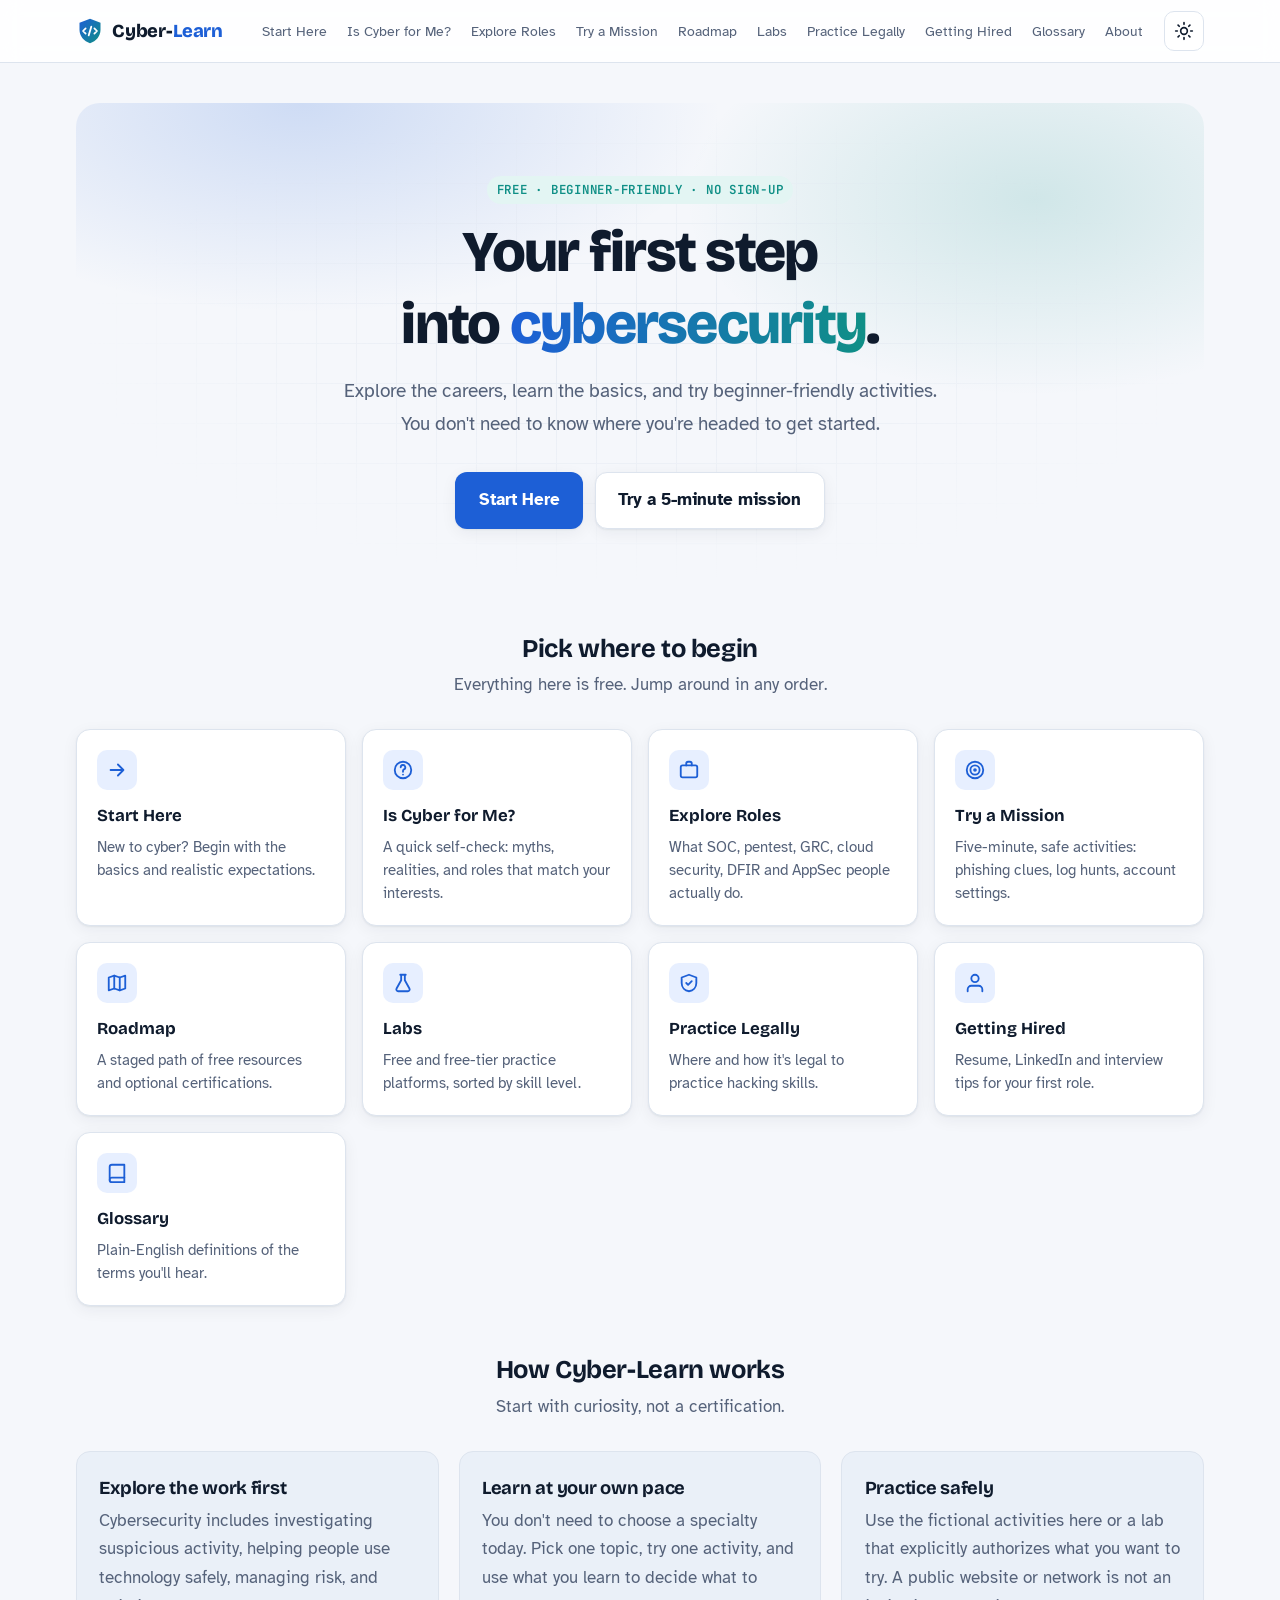
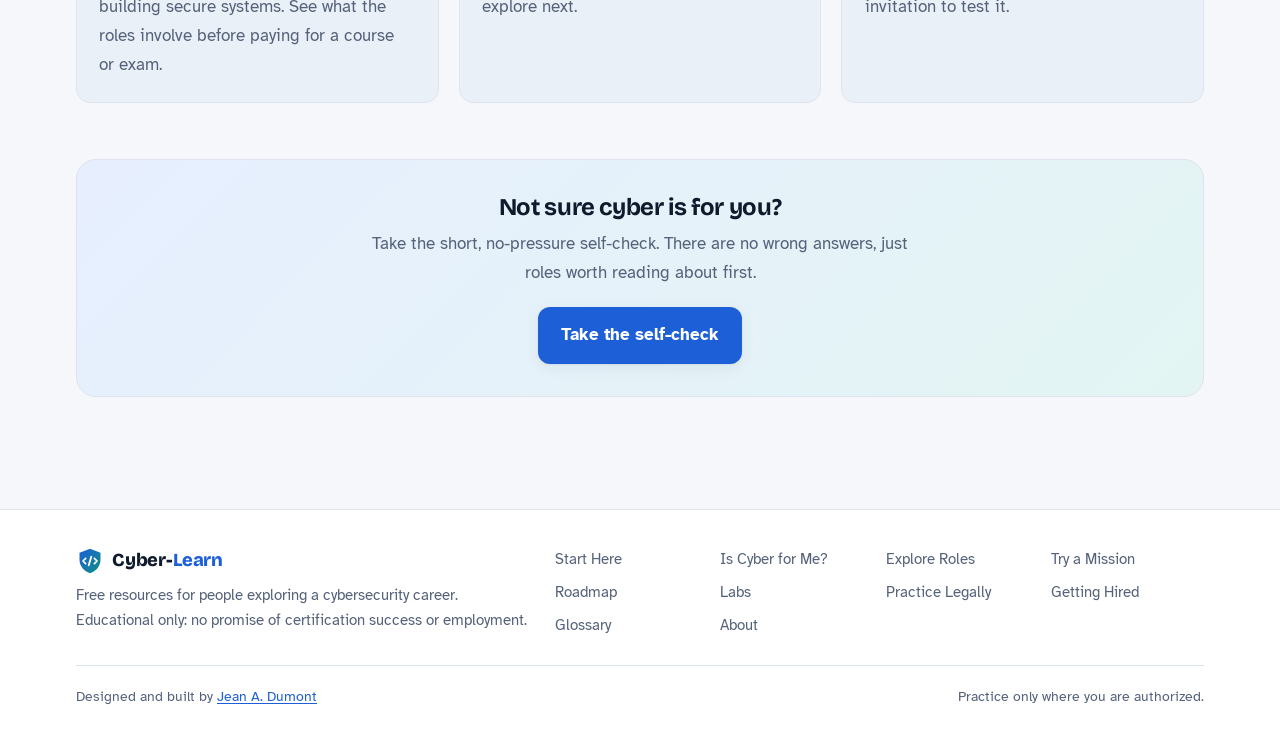
<file: index.html>
<!doctype html>
<html lang="en"><head><meta charset="utf-8"><meta name="viewport" content="width=device-width,initial-scale=1">
<title>Home · Cyber-Learn</title>
<meta name="description" content="Cyber-Learn is a free, beginner-friendly guide to exploring a cybersecurity career: roles, safe practice missions, labs, a cert roadmap and job tips.">
<meta property="og:title" content="Home · Cyber-Learn"><meta property="og:description" content="Cyber-Learn is a free, beginner-friendly guide to exploring a cybersecurity career: roles, safe practice missions, labs, a cert roadmap and job tips."><meta property="og:type" content="website"><meta name="twitter:card" content="summary">
<meta name="theme-color" content="#1d5fd6">
<link rel="icon" href="assets/favicon.svg" type="image/svg+xml">
<link rel="preconnect" href="https://fonts.googleapis.com"><link rel="preconnect" href="https://fonts.gstatic.com" crossorigin>
<link rel="stylesheet" href="https://fonts.googleapis.com/css2?family=Atkinson+Hyperlegible:ital,wght@0,400;0,700;1,400&family=Bricolage+Grotesque:opsz,wght@12..96,600;12..96,800&family=JetBrains+Mono:wght@500;600&display=swap">
<link rel="stylesheet" href="assets/style.css">
<script>try{var t=localStorage.getItem('cl-theme');if(t)document.documentElement.dataset.theme=t}catch(e){}</script>
</head><body>
<a class="skip" href="#main">Skip to content</a>
<header class="site-header"><div class="bar"><a class="logo" href="index.html" aria-label="Cyber-Learn home"><svg viewBox="0 0 32 32" aria-hidden="true"><defs><linearGradient id="lg" x1="0" y1="0" x2="1" y2="1"><stop offset="0" stop-color="#1d5fd6"/><stop offset="1" stop-color="#0f8f86"/></linearGradient></defs><path d="M16 2 4 6.5v8.2c0 7.4 5.1 13.3 12 15.3 6.9-2 12-7.9 12-15.3V6.5L16 2Z" fill="url(#lg)"/><path d="m11 13-3 3 3 3M21 13l3 3-3 3M17.5 11l-3 10" fill="none" stroke="#fff" stroke-width="2" stroke-linecap="round" stroke-linejoin="round"/></svg><span class="wm">Cyber-<span>Learn</span></span></a><nav id="site-nav" class="site-nav" aria-label="Main"><a href="start-here.html">Start Here</a><a href="is-cyber-for-me.html">Is Cyber for Me?</a><a href="careers.html">Explore Roles</a><a href="missions.html">Try a Mission</a><a href="roadmap.html">Roadmap</a><a href="labs.html">Labs</a><a href="practice-legally.html">Practice Legally</a><a href="getting-hired.html">Getting Hired</a><a href="glossary.html">Glossary</a><a href="about.html">About</a></nav><button class="icon-btn theme-btn" type="button" aria-label="Toggle dark mode"><svg class="sun" viewBox="0 0 24 24" fill="none" stroke="currentColor" stroke-width="2" stroke-linecap="round" aria-hidden="true"><circle cx="12" cy="12" r="4"/><path d="M12 2v2M12 20v2M4.9 4.9l1.4 1.4M17.7 17.7l1.4 1.4M2 12h2M20 12h2M4.9 19.1l1.4-1.4M17.7 6.3l1.4-1.4"/></svg><svg class="moon" viewBox="0 0 24 24" fill="none" stroke="currentColor" stroke-width="2" stroke-linecap="round" stroke-linejoin="round" aria-hidden="true"><path d="M21 12.8A9 9 0 1 1 11.2 3a7 7 0 0 0 9.8 9.8Z"/></svg></button><button class="icon-btn menu-btn" type="button" aria-label="Menu" aria-expanded="false" aria-controls="site-nav"><svg viewBox="0 0 24 24" fill="none" stroke="currentColor" stroke-width="2" stroke-linecap="round" aria-hidden="true"><path d="M4 7h16M4 12h16M4 17h16"/></svg></button></div></header>
<main id="main" class="wide"><section class="hero"><span class="eyebrow">Free · Beginner-friendly · No sign-up</span><h1>Your first step into <em>cybersecurity</em>.</h1><p>Explore the careers, learn the basics, and try beginner-friendly activities. You don't need to know where you're headed to get started.</p><div class="actions"><a class="btn" href="start-here.html">Start Here</a><a class="btn ghost" href="missions.html">Try a 5-minute mission</a></div></section><h2 class="section-title">Pick where to begin</h2><p class="section-sub">Everything here is free. Jump around in any order.</p><div class="grid"><a class="card" href="start-here.html"><span class="ico"><svg viewBox="0 0 24 24" fill="none" stroke="currentColor" stroke-width="2" stroke-linecap="round" stroke-linejoin="round" aria-hidden="true"><path d="M5 12h14M13 6l6 6-6 6"/></svg></span><b>Start Here</b><small>New to cyber? Begin with the basics and realistic expectations.</small></a><a class="card" href="is-cyber-for-me.html"><span class="ico"><svg viewBox="0 0 24 24" fill="none" stroke="currentColor" stroke-width="2" stroke-linecap="round" stroke-linejoin="round" aria-hidden="true"><circle cx="12" cy="12" r="9"/><path d="M9.5 9a2.5 2.5 0 1 1 3.5 2.3c-.6.3-1 .9-1 1.6V14M12 17h.01"/></svg></span><b>Is Cyber for Me?</b><small>A quick self-check: myths, realities, and roles that match your interests.</small></a><a class="card" href="careers.html"><span class="ico"><svg viewBox="0 0 24 24" fill="none" stroke="currentColor" stroke-width="2" stroke-linecap="round" stroke-linejoin="round" aria-hidden="true"><rect x="3" y="7" width="18" height="13" rx="2"/><path d="M9 7V5a2 2 0 0 1 2-2h2a2 2 0 0 1 2 2v2"/></svg></span><b>Explore Roles</b><small>What SOC, pentest, GRC, cloud security, DFIR and AppSec people actually do.</small></a><a class="card" href="missions.html"><span class="ico"><svg viewBox="0 0 24 24" fill="none" stroke="currentColor" stroke-width="2" stroke-linecap="round" stroke-linejoin="round" aria-hidden="true"><circle cx="12" cy="12" r="9"/><circle cx="12" cy="12" r="5"/><circle cx="12" cy="12" r="1"/></svg></span><b>Try a Mission</b><small>Five-minute, safe activities: phishing clues, log hunts, account settings.</small></a><a class="card" href="roadmap.html"><span class="ico"><svg viewBox="0 0 24 24" fill="none" stroke="currentColor" stroke-width="2" stroke-linecap="round" stroke-linejoin="round" aria-hidden="true"><path d="M9 4 3 6v14l6-2 6 2 6-2V4l-6 2-6-2Z"/><path d="M9 4v14M15 6v14"/></svg></span><b>Roadmap</b><small>A staged path of free resources and optional certifications.</small></a><a class="card" href="labs.html"><span class="ico"><svg viewBox="0 0 24 24" fill="none" stroke="currentColor" stroke-width="2" stroke-linecap="round" stroke-linejoin="round" aria-hidden="true"><path d="M9 3h6M10 3v6l-5 9a2 2 0 0 0 1.8 3h10.4a2 2 0 0 0 1.8-3l-5-9V3"/></svg></span><b>Labs</b><small>Free and free-tier practice platforms, sorted by skill level.</small></a><a class="card" href="practice-legally.html"><span class="ico"><svg viewBox="0 0 24 24" fill="none" stroke="currentColor" stroke-width="2" stroke-linecap="round" stroke-linejoin="round" aria-hidden="true"><path d="M12 3 4 6v6c0 5 3.4 8.4 8 9 4.6-.6 8-4 8-9V6l-8-3Z"/><path d="m9 12 2 2 4-4"/></svg></span><b>Practice Legally</b><small>Where and how it's legal to practice hacking skills.</small></a><a class="card" href="getting-hired.html"><span class="ico"><svg viewBox="0 0 24 24" fill="none" stroke="currentColor" stroke-width="2" stroke-linecap="round" stroke-linejoin="round" aria-hidden="true"><path d="M20 21v-2a4 4 0 0 0-4-4H8a4 4 0 0 0-4 4v2"/><circle cx="12" cy="7" r="4"/></svg></span><b>Getting Hired</b><small>Resume, LinkedIn and interview tips for your first role.</small></a><a class="card" href="glossary.html"><span class="ico"><svg viewBox="0 0 24 24" fill="none" stroke="currentColor" stroke-width="2" stroke-linecap="round" stroke-linejoin="round" aria-hidden="true"><path d="M4 19.5A2.5 2.5 0 0 1 6.5 17H20V3H6.5A2.5 2.5 0 0 0 4 5.5v14Z"/><path d="M4 19.5A2.5 2.5 0 0 0 6.5 22H20v-5"/></svg></span><b>Glossary</b><small>Plain-English definitions of the terms you'll hear.</small></a></div><h2 class="section-title">How Cyber-Learn works</h2><p class="section-sub">Start with curiosity, not a certification.</p><div class="features"><div class="feature"><h3>Explore the work first</h3><p>Cybersecurity includes investigating suspicious activity, helping people use technology safely, managing risk, and building secure systems. See what the roles involve before paying for a course or exam.</p></div><div class="feature"><h3>Learn at your own pace</h3><p>You don't need to choose a specialty today. Pick one topic, try one activity, and use what you learn to decide what to explore next.</p></div><div class="feature"><h3>Practice safely</h3><p>Use the fictional activities here or a lab that explicitly authorizes what you want to try. A public website or network is not an invitation to test it.</p></div></div><div class="callout"><h2>Not sure cyber is for you?</h2><p>Take the short, no-pressure self-check. There are no wrong answers, just roles worth reading about first.</p><a class="btn" href="is-cyber-for-me.html">Take the self-check</a></div></main>
<footer class="site-footer"><div class="foot"><div><a class="logo" href="index.html"><svg viewBox="0 0 32 32" aria-hidden="true"><defs><linearGradient id="lg" x1="0" y1="0" x2="1" y2="1"><stop offset="0" stop-color="#1d5fd6"/><stop offset="1" stop-color="#0f8f86"/></linearGradient></defs><path d="M16 2 4 6.5v8.2c0 7.4 5.1 13.3 12 15.3 6.9-2 12-7.9 12-15.3V6.5L16 2Z" fill="url(#lg)"/><path d="m11 13-3 3 3 3M21 13l3 3-3 3M17.5 11l-3 10" fill="none" stroke="#fff" stroke-width="2" stroke-linecap="round" stroke-linejoin="round"/></svg><span class="wm">Cyber-<span>Learn</span></span></a><p>Free resources for people exploring a cybersecurity career. Educational only: no promise of certification success or employment.</p></div><nav aria-label="Footer"><a href="start-here.html">Start Here</a><a href="is-cyber-for-me.html">Is Cyber for Me?</a><a href="careers.html">Explore Roles</a><a href="missions.html">Try a Mission</a><a href="roadmap.html">Roadmap</a><a href="labs.html">Labs</a><a href="practice-legally.html">Practice Legally</a><a href="getting-hired.html">Getting Hired</a><a href="glossary.html">Glossary</a><a href="about.html">About</a></nav><div class="credit"><span>Designed and built by <a href="about.html">Jean A. Dumont</a></span><span>Practice only where you are authorized.</span></div></div></footer>
<script src="assets/site.js" defer></script>
</body></html>
</file>
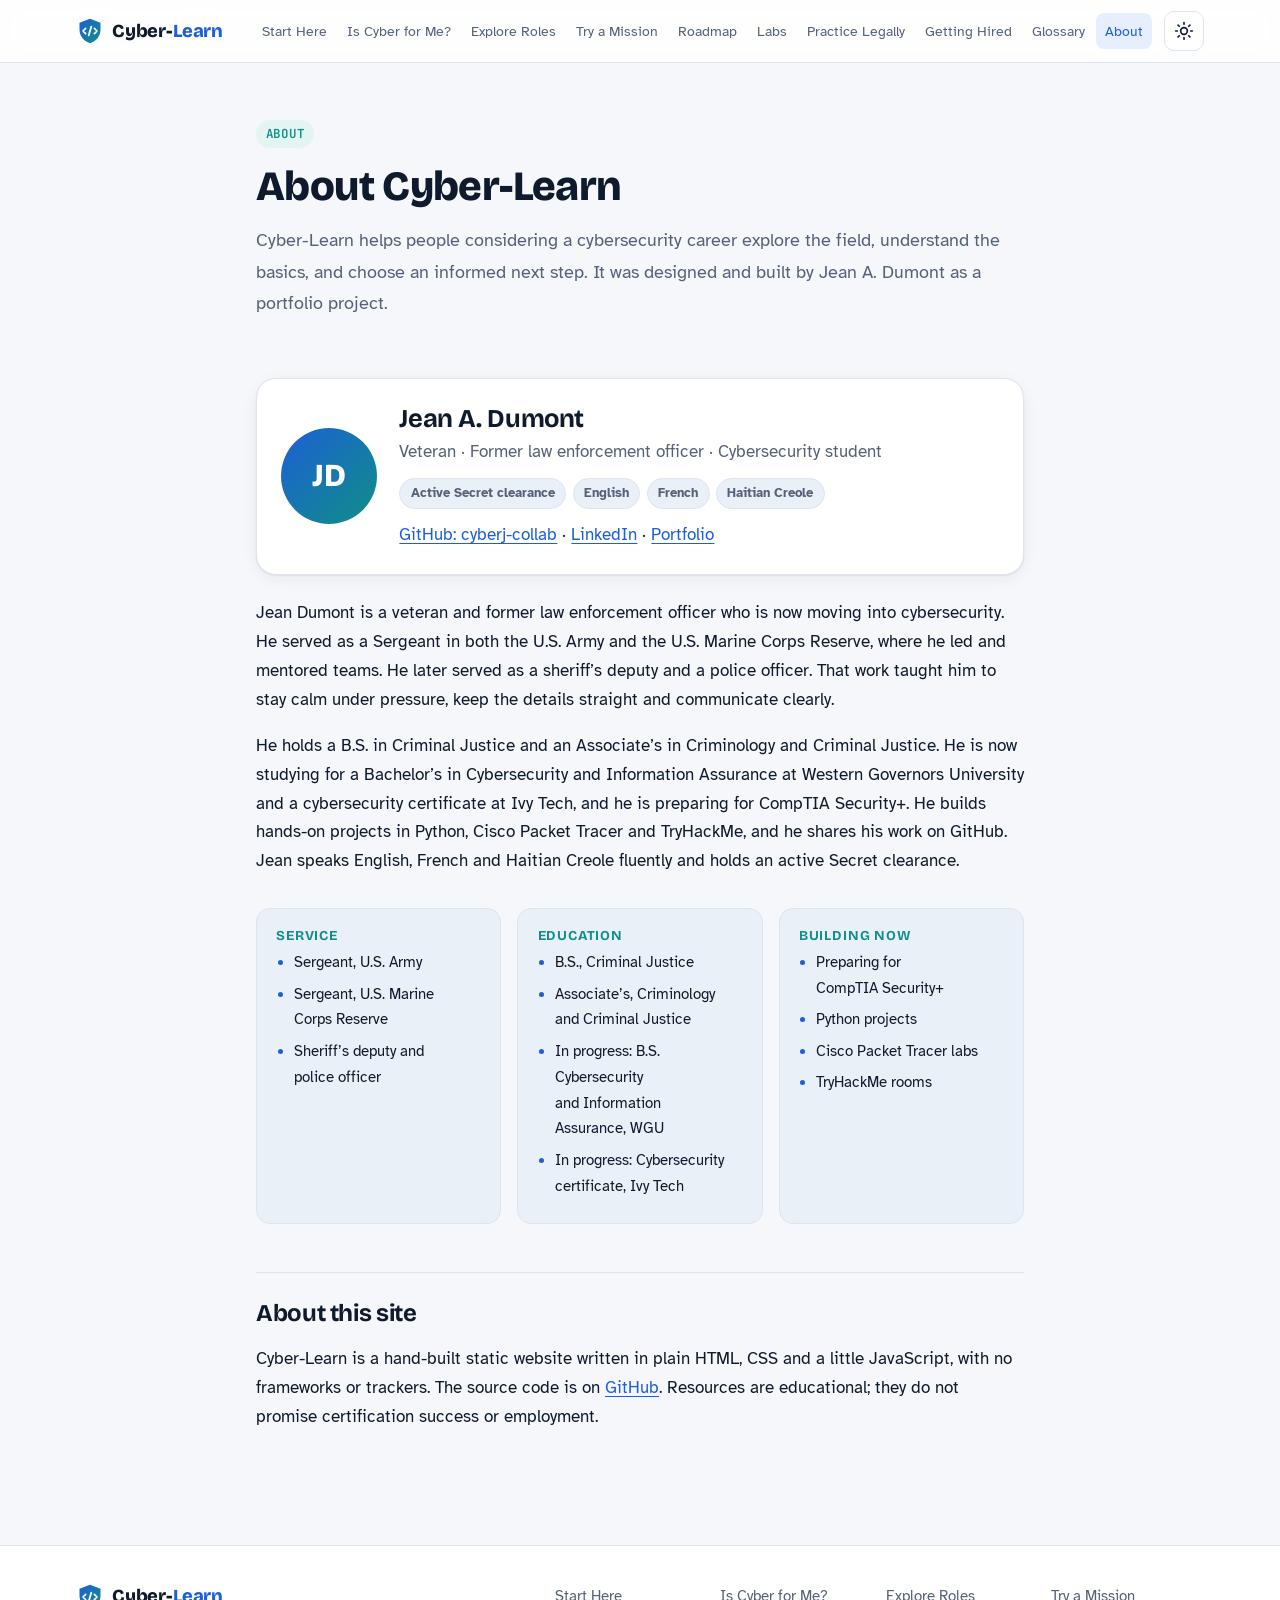
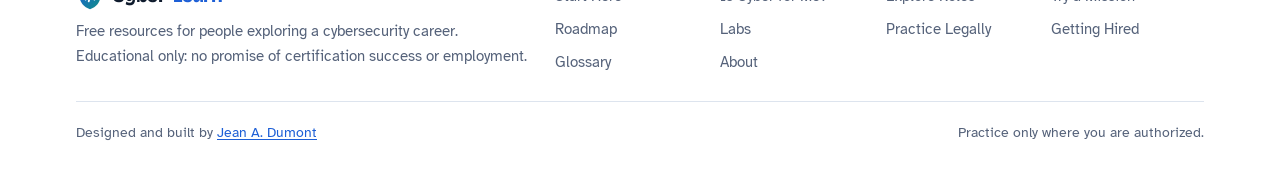
<file: about.html>
<!doctype html>
<html lang="en"><head><meta charset="utf-8"><meta name="viewport" content="width=device-width,initial-scale=1">
<title>About · Cyber-Learn</title>
<meta name="description" content="About Cyber-Learn and the person who built it.">
<meta property="og:title" content="About · Cyber-Learn"><meta property="og:description" content="About Cyber-Learn and the person who built it."><meta property="og:type" content="website"><meta name="twitter:card" content="summary">
<meta name="theme-color" content="#1d5fd6">
<link rel="icon" href="assets/favicon.svg" type="image/svg+xml">
<link rel="preconnect" href="https://fonts.googleapis.com"><link rel="preconnect" href="https://fonts.gstatic.com" crossorigin>
<link rel="stylesheet" href="https://fonts.googleapis.com/css2?family=Atkinson+Hyperlegible:ital,wght@0,400;0,700;1,400&family=Bricolage+Grotesque:opsz,wght@12..96,600;12..96,800&family=JetBrains+Mono:wght@500;600&display=swap">
<link rel="stylesheet" href="assets/style.css">
<script>try{var t=localStorage.getItem('cl-theme');if(t)document.documentElement.dataset.theme=t}catch(e){}</script>
</head><body>
<a class="skip" href="#main">Skip to content</a>
<header class="site-header"><div class="bar"><a class="logo" href="index.html" aria-label="Cyber-Learn home"><svg viewBox="0 0 32 32" aria-hidden="true"><defs><linearGradient id="lg" x1="0" y1="0" x2="1" y2="1"><stop offset="0" stop-color="#1d5fd6"/><stop offset="1" stop-color="#0f8f86"/></linearGradient></defs><path d="M16 2 4 6.5v8.2c0 7.4 5.1 13.3 12 15.3 6.9-2 12-7.9 12-15.3V6.5L16 2Z" fill="url(#lg)"/><path d="m11 13-3 3 3 3M21 13l3 3-3 3M17.5 11l-3 10" fill="none" stroke="#fff" stroke-width="2" stroke-linecap="round" stroke-linejoin="round"/></svg><span class="wm">Cyber-<span>Learn</span></span></a><nav id="site-nav" class="site-nav" aria-label="Main"><a href="start-here.html">Start Here</a><a href="is-cyber-for-me.html">Is Cyber for Me?</a><a href="careers.html">Explore Roles</a><a href="missions.html">Try a Mission</a><a href="roadmap.html">Roadmap</a><a href="labs.html">Labs</a><a href="practice-legally.html">Practice Legally</a><a href="getting-hired.html">Getting Hired</a><a href="glossary.html">Glossary</a><a href="about.html" aria-current="page">About</a></nav><button class="icon-btn theme-btn" type="button" aria-label="Toggle dark mode"><svg class="sun" viewBox="0 0 24 24" fill="none" stroke="currentColor" stroke-width="2" stroke-linecap="round" aria-hidden="true"><circle cx="12" cy="12" r="4"/><path d="M12 2v2M12 20v2M4.9 4.9l1.4 1.4M17.7 17.7l1.4 1.4M2 12h2M20 12h2M4.9 19.1l1.4-1.4M17.7 6.3l1.4-1.4"/></svg><svg class="moon" viewBox="0 0 24 24" fill="none" stroke="currentColor" stroke-width="2" stroke-linecap="round" stroke-linejoin="round" aria-hidden="true"><path d="M21 12.8A9 9 0 1 1 11.2 3a7 7 0 0 0 9.8 9.8Z"/></svg></button><button class="icon-btn menu-btn" type="button" aria-label="Menu" aria-expanded="false" aria-controls="site-nav"><svg viewBox="0 0 24 24" fill="none" stroke="currentColor" stroke-width="2" stroke-linecap="round" aria-hidden="true"><path d="M4 7h16M4 12h16M4 17h16"/></svg></button></div></header>
<main id="main"><div class="page-head"><span class="eyebrow">About</span><h1>About Cyber-Learn</h1><p class="lead">Cyber-Learn helps people considering a cybersecurity career explore the field, understand the basics, and choose an informed next step. It was designed and built by Jean A. Dumont as a portfolio project.</p></div>
<section class="profile">
<div class="avatar" aria-hidden="true">JD</div>
<div class="profile-body">
<h2>Jean A. Dumont</h2>
<p class="role">Veteran · Former law enforcement officer · Cybersecurity student</p>
<div class="tags"><span class="chip">Active Secret clearance</span><span class="chip">English</span><span class="chip">French</span><span class="chip">Haitian Creole</span></div>
<p class="links"><a href="https://github.com/cyberj-collab" rel="me">GitHub: cyberj-collab</a> · <a href="https://www.linkedin.com/in/jean-dumont-9b5b4a32a" rel="me">LinkedIn</a> · <a href="https://github.com/cyberj-collab/cybersecurity-portfolio">Portfolio</a></p>
</div>
</section>
<p>Jean Dumont is a veteran and former law enforcement officer who is now moving into cybersecurity. He served as a Sergeant in both the U.S. Army and the U.S. Marine Corps Reserve, where he led and mentored teams. He later served as a sheriff’s deputy and a police officer. That work taught him to stay calm under pressure, keep the details straight and communicate clearly.</p>
<p>He holds a B.S. in Criminal Justice and an Associate’s in Criminology and Criminal Justice. He is now studying for a Bachelor’s in Cybersecurity and Information Assurance at Western Governors University and a cybersecurity certificate at Ivy Tech, and he is preparing for CompTIA Security+. He builds hands-on projects in Python, Cisco Packet Tracer and TryHackMe, and he shares his work on GitHub. Jean speaks English, French and Haitian Creole fluently and holds an active Secret clearance.</p>
<div class="facts-grid">
<div><h3>Service</h3><ul><li>Sergeant, U.S. Army</li><li>Sergeant, U.S. Marine Corps Reserve</li><li>Sheriff’s deputy and police officer</li></ul></div>
<div><h3>Education</h3><ul><li>B.S., Criminal Justice</li><li>Associate’s, Criminology and Criminal Justice</li><li>In progress: B.S. Cybersecurity and Information Assurance, WGU</li><li>In progress: Cybersecurity certificate, Ivy Tech</li></ul></div>
<div><h3>Building now</h3><ul><li>Preparing for CompTIA Security+</li><li>Python projects</li><li>Cisco Packet Tracer labs</li><li>TryHackMe rooms</li></ul></div>
</div>
<h2>About this site</h2>
<p>Cyber-Learn is a hand-built static website written in plain HTML, CSS and a little JavaScript, with no frameworks or trackers. The source code is on <a href="https://github.com/cyberj-collab/cyber-learn">GitHub</a>. Resources are educational; they do not promise certification success or employment.</p>
</main>
<footer class="site-footer"><div class="foot"><div><a class="logo" href="index.html"><svg viewBox="0 0 32 32" aria-hidden="true"><defs><linearGradient id="lg" x1="0" y1="0" x2="1" y2="1"><stop offset="0" stop-color="#1d5fd6"/><stop offset="1" stop-color="#0f8f86"/></linearGradient></defs><path d="M16 2 4 6.5v8.2c0 7.4 5.1 13.3 12 15.3 6.9-2 12-7.9 12-15.3V6.5L16 2Z" fill="url(#lg)"/><path d="m11 13-3 3 3 3M21 13l3 3-3 3M17.5 11l-3 10" fill="none" stroke="#fff" stroke-width="2" stroke-linecap="round" stroke-linejoin="round"/></svg><span class="wm">Cyber-<span>Learn</span></span></a><p>Free resources for people exploring a cybersecurity career. Educational only: no promise of certification success or employment.</p></div><nav aria-label="Footer"><a href="start-here.html">Start Here</a><a href="is-cyber-for-me.html">Is Cyber for Me?</a><a href="careers.html">Explore Roles</a><a href="missions.html">Try a Mission</a><a href="roadmap.html">Roadmap</a><a href="labs.html">Labs</a><a href="practice-legally.html">Practice Legally</a><a href="getting-hired.html">Getting Hired</a><a href="glossary.html">Glossary</a><a href="about.html">About</a></nav><div class="credit"><span>Designed and built by <a href="about.html">Jean A. Dumont</a></span><span>Practice only where you are authorized.</span></div></div></footer>
<script src="assets/site.js" defer></script>
</body></html>
</file>
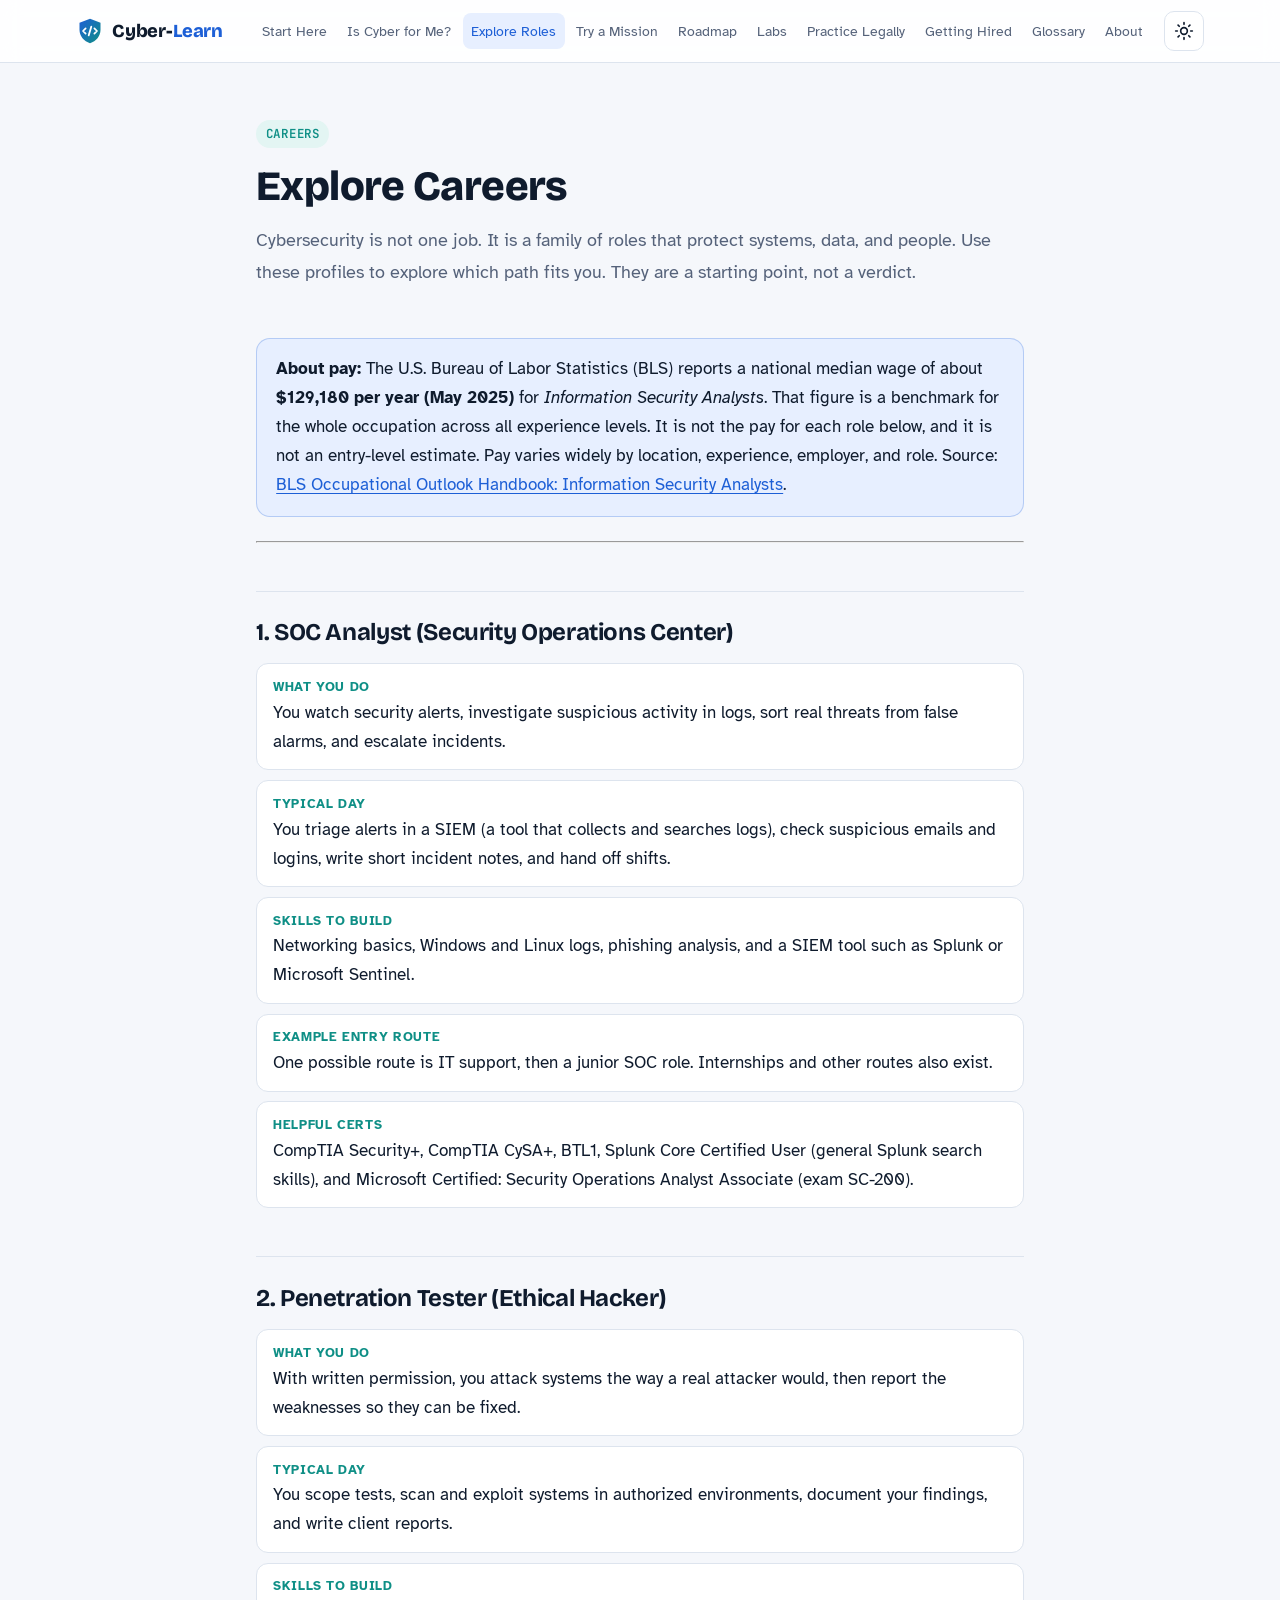
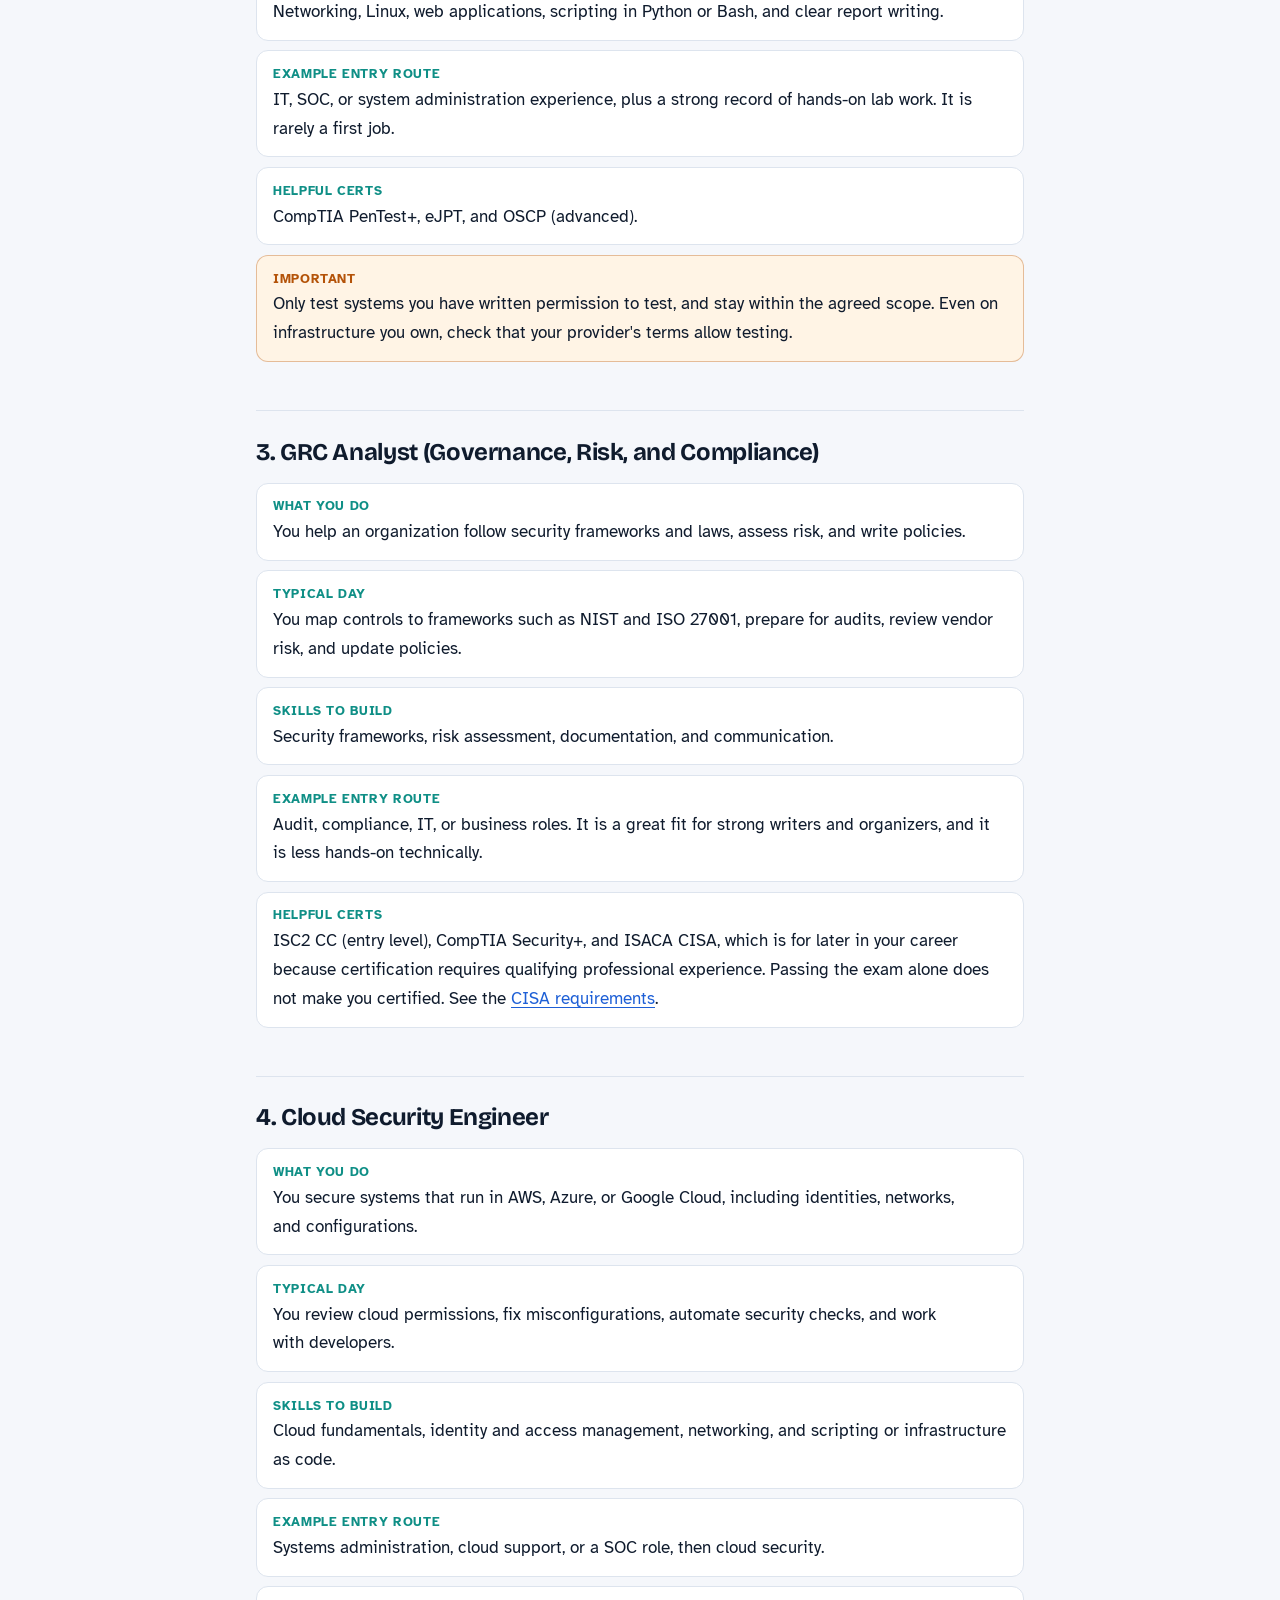
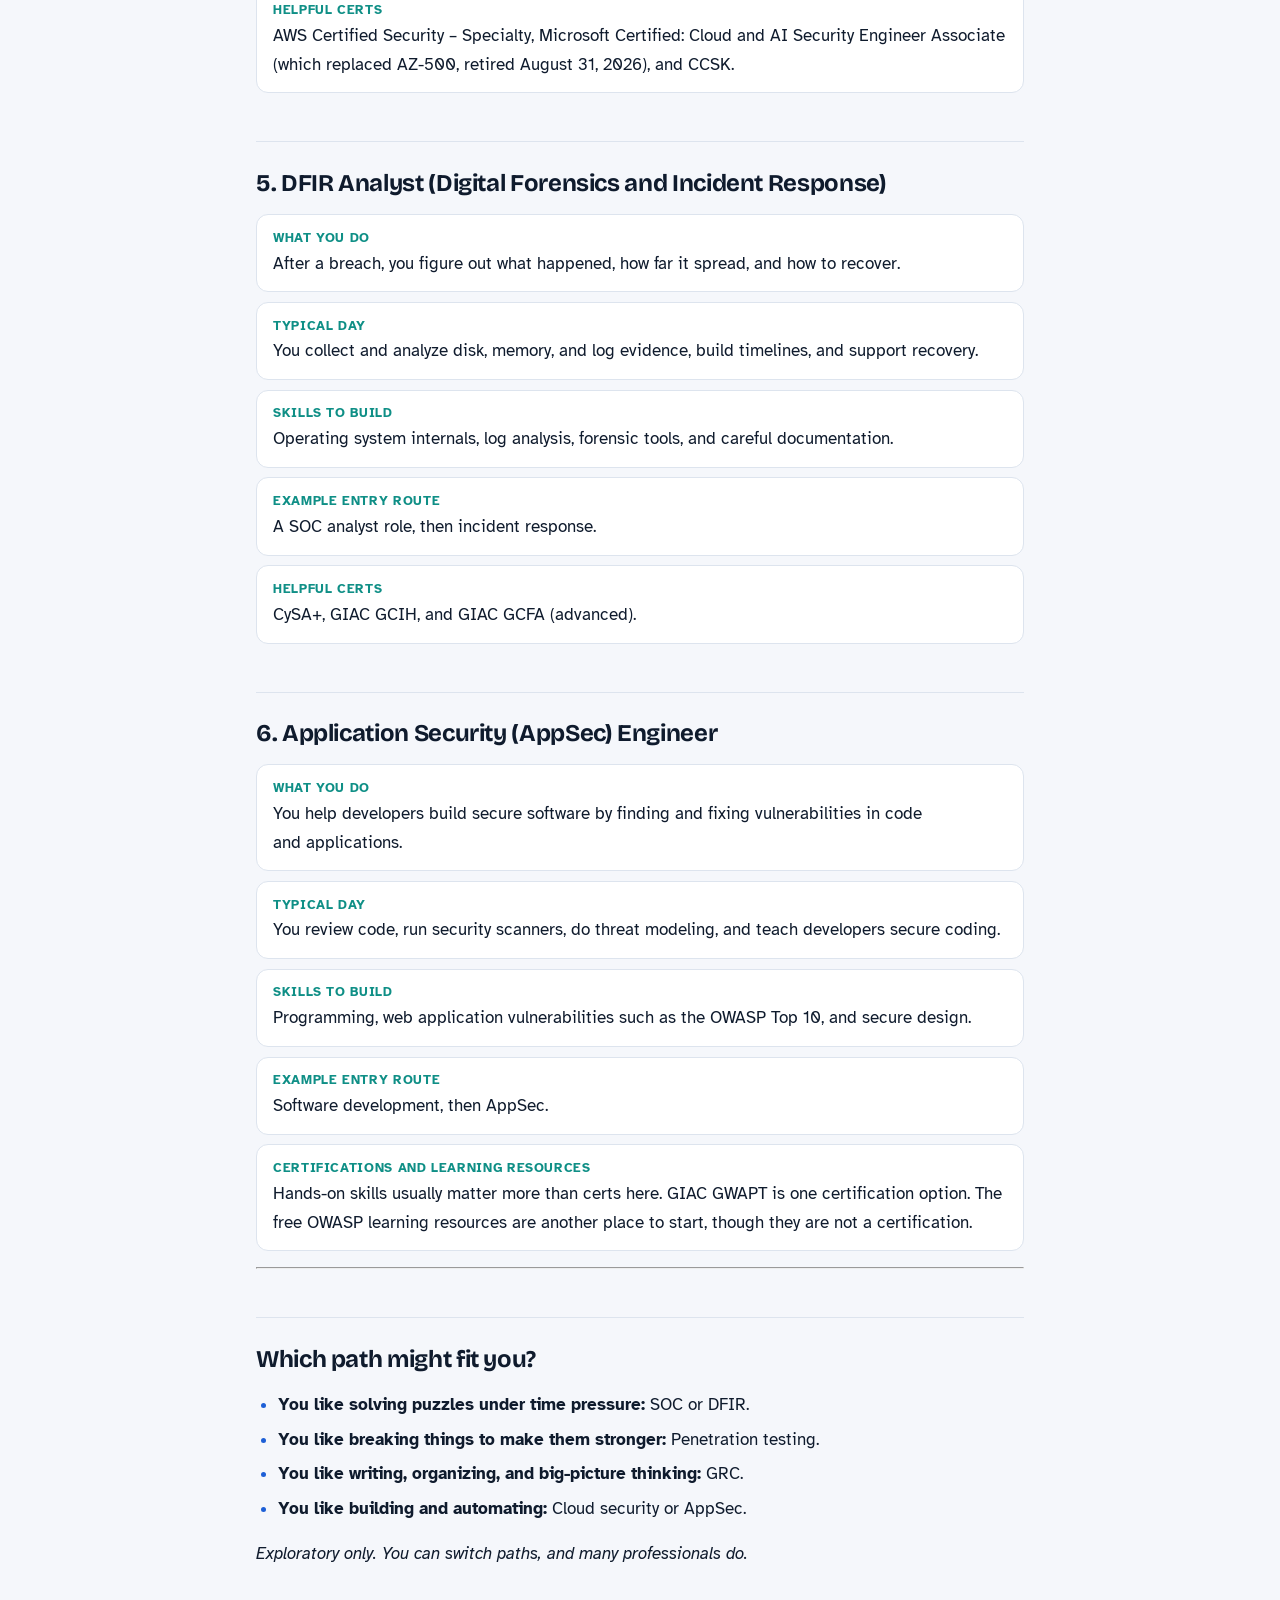
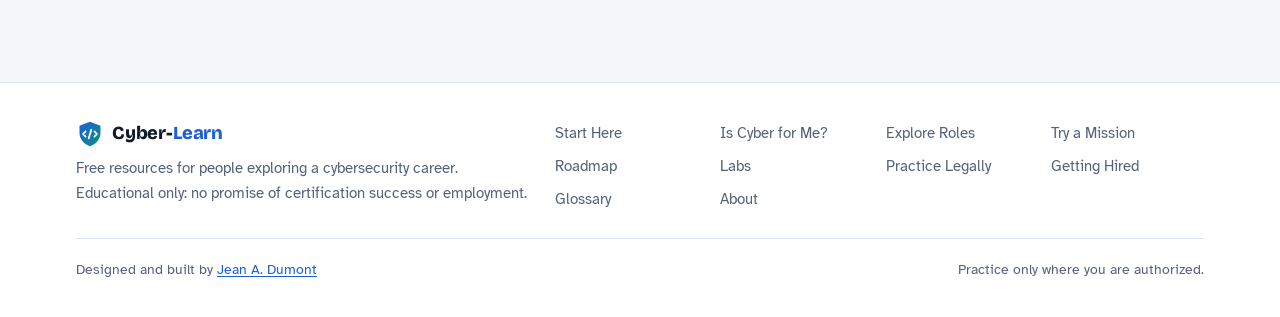
<file: careers.html>
<!doctype html>
<html lang="en"><head><meta charset="utf-8"><meta name="viewport" content="width=device-width,initial-scale=1">
<title>Explore Roles · Cyber-Learn</title>
<meta name="description" content="What SOC analysts, penetration testers, GRC analysts, cloud security, DFIR and AppSec engineers actually do.">
<meta property="og:title" content="Explore Roles · Cyber-Learn"><meta property="og:description" content="What SOC analysts, penetration testers, GRC analysts, cloud security, DFIR and AppSec engineers actually do."><meta property="og:type" content="website"><meta name="twitter:card" content="summary">
<meta name="theme-color" content="#1d5fd6">
<link rel="icon" href="assets/favicon.svg" type="image/svg+xml">
<link rel="preconnect" href="https://fonts.googleapis.com"><link rel="preconnect" href="https://fonts.gstatic.com" crossorigin>
<link rel="stylesheet" href="https://fonts.googleapis.com/css2?family=Atkinson+Hyperlegible:ital,wght@0,400;0,700;1,400&family=Bricolage+Grotesque:opsz,wght@12..96,600;12..96,800&family=JetBrains+Mono:wght@500;600&display=swap">
<link rel="stylesheet" href="assets/style.css">
<script>try{var t=localStorage.getItem('cl-theme');if(t)document.documentElement.dataset.theme=t}catch(e){}</script>
</head><body>
<a class="skip" href="#main">Skip to content</a>
<header class="site-header"><div class="bar"><a class="logo" href="index.html" aria-label="Cyber-Learn home"><svg viewBox="0 0 32 32" aria-hidden="true"><defs><linearGradient id="lg" x1="0" y1="0" x2="1" y2="1"><stop offset="0" stop-color="#1d5fd6"/><stop offset="1" stop-color="#0f8f86"/></linearGradient></defs><path d="M16 2 4 6.5v8.2c0 7.4 5.1 13.3 12 15.3 6.9-2 12-7.9 12-15.3V6.5L16 2Z" fill="url(#lg)"/><path d="m11 13-3 3 3 3M21 13l3 3-3 3M17.5 11l-3 10" fill="none" stroke="#fff" stroke-width="2" stroke-linecap="round" stroke-linejoin="round"/></svg><span class="wm">Cyber-<span>Learn</span></span></a><nav id="site-nav" class="site-nav" aria-label="Main"><a href="start-here.html">Start Here</a><a href="is-cyber-for-me.html">Is Cyber for Me?</a><a href="careers.html" aria-current="page">Explore Roles</a><a href="missions.html">Try a Mission</a><a href="roadmap.html">Roadmap</a><a href="labs.html">Labs</a><a href="practice-legally.html">Practice Legally</a><a href="getting-hired.html">Getting Hired</a><a href="glossary.html">Glossary</a><a href="about.html">About</a></nav><button class="icon-btn theme-btn" type="button" aria-label="Toggle dark mode"><svg class="sun" viewBox="0 0 24 24" fill="none" stroke="currentColor" stroke-width="2" stroke-linecap="round" aria-hidden="true"><circle cx="12" cy="12" r="4"/><path d="M12 2v2M12 20v2M4.9 4.9l1.4 1.4M17.7 17.7l1.4 1.4M2 12h2M20 12h2M4.9 19.1l1.4-1.4M17.7 6.3l1.4-1.4"/></svg><svg class="moon" viewBox="0 0 24 24" fill="none" stroke="currentColor" stroke-width="2" stroke-linecap="round" stroke-linejoin="round" aria-hidden="true"><path d="M21 12.8A9 9 0 1 1 11.2 3a7 7 0 0 0 9.8 9.8Z"/></svg></button><button class="icon-btn menu-btn" type="button" aria-label="Menu" aria-expanded="false" aria-controls="site-nav"><svg viewBox="0 0 24 24" fill="none" stroke="currentColor" stroke-width="2" stroke-linecap="round" aria-hidden="true"><path d="M4 7h16M4 12h16M4 17h16"/></svg></button></div></header>
<main id="main"><div class="page-head"><span class="eyebrow">Careers</span><h1>Explore Careers</h1><p class="lead">Cybersecurity is not one job. It is a family of roles that protect systems, data, and people. Use these profiles to explore which path fits you. They are a starting point, not a verdict.</p></div>
<blockquote>
<p><strong>About pay:</strong> The U.S. Bureau of Labor Statistics (BLS) reports a national median wage of about <strong>$129,180 per year (May 2025)</strong> for <em>Information Security Analysts</em>. That figure is a benchmark for the whole occupation across all experience levels. It is not the pay for each role below, and it is not an entry-level estimate. Pay varies widely by location, experience, employer, and role. Source: <a href="https://www.bls.gov/ooh/computer-and-information-technology/information-security-analysts.htm">BLS Occupational Outlook Handbook: Information Security Analysts</a>.</p>
</blockquote>
<hr />
<h2>1. SOC Analyst (Security Operations Center)</h2>
<ul class="facts"><li><strong>What you do</strong>You watch security alerts, investigate suspicious activity in logs, sort real threats from false alarms, and escalate incidents.</li><li><strong>Typical day</strong>You triage alerts in a SIEM (a tool that collects and searches logs), check suspicious emails and logins, write short incident notes, and hand off shifts.</li><li><strong>Skills to build</strong>Networking basics, Windows and Linux logs, phishing analysis, and a SIEM tool such as Splunk or Microsoft Sentinel.</li><li><strong>Example entry route</strong>One possible route is IT support, then a junior SOC role. Internships and other routes also exist.</li><li><strong>Helpful certs</strong>CompTIA Security+, CompTIA CySA+, BTL1, Splunk Core Certified User (general Splunk search skills), and Microsoft Certified: Security Operations Analyst Associate (exam SC-200).</li></ul>
<h2>2. Penetration Tester (Ethical Hacker)</h2>
<ul class="facts"><li><strong>What you do</strong>With written permission, you attack systems the way a real attacker would, then report the weaknesses so they can be fixed.</li><li><strong>Typical day</strong>You scope tests, scan and exploit systems in authorized environments, document your findings, and write client reports.</li><li><strong>Skills to build</strong>Networking, Linux, web applications, scripting in Python or Bash, and clear report writing.</li><li><strong>Example entry route</strong>IT, SOC, or system administration experience, plus a strong record of hands-on lab work. It is rarely a first job.</li><li><strong>Helpful certs</strong>CompTIA PenTest+, eJPT, and OSCP (advanced).</li><li class="important"><strong>Important</strong>Only test systems you have written permission to test, and stay within the agreed scope. Even on infrastructure you own, check that your provider's terms allow testing.</li></ul>
<h2>3. GRC Analyst (Governance, Risk, and Compliance)</h2>
<ul class="facts"><li><strong>What you do</strong>You help an organization follow security frameworks and laws, assess risk, and write policies.</li><li><strong>Typical day</strong>You map controls to frameworks such as NIST and ISO 27001, prepare for audits, review vendor risk, and update policies.</li><li><strong>Skills to build</strong>Security frameworks, risk assessment, documentation, and communication.</li><li><strong>Example entry route</strong>Audit, compliance, IT, or business roles. It is a great fit for strong writers and organizers, and it is less hands-on technically.</li><li><strong>Helpful certs</strong>ISC2 CC (entry level), CompTIA Security+, and ISACA CISA, which is for later in your career because certification requires qualifying professional experience. Passing the exam alone does not make you certified. See the <a href="https://www.isaca.org/credentialing/cisa/get-cisa-certified">CISA requirements</a>.</li></ul>
<h2>4. Cloud Security Engineer</h2>
<ul class="facts"><li><strong>What you do</strong>You secure systems that run in AWS, Azure, or Google Cloud, including identities, networks, and configurations.</li><li><strong>Typical day</strong>You review cloud permissions, fix misconfigurations, automate security checks, and work with developers.</li><li><strong>Skills to build</strong>Cloud fundamentals, identity and access management, networking, and scripting or infrastructure as code.</li><li><strong>Example entry route</strong>Systems administration, cloud support, or a SOC role, then cloud security.</li><li><strong>Helpful certs</strong>AWS Certified Security – Specialty, Microsoft Certified: Cloud and AI Security Engineer Associate (which replaced AZ-500, retired August 31, 2026), and CCSK.</li></ul>
<h2>5. DFIR Analyst (Digital Forensics and Incident Response)</h2>
<ul class="facts"><li><strong>What you do</strong>After a breach, you figure out what happened, how far it spread, and how to recover.</li><li><strong>Typical day</strong>You collect and analyze disk, memory, and log evidence, build timelines, and support recovery.</li><li><strong>Skills to build</strong>Operating system internals, log analysis, forensic tools, and careful documentation.</li><li><strong>Example entry route</strong>A SOC analyst role, then incident response.</li><li><strong>Helpful certs</strong>CySA+, GIAC GCIH, and GIAC GCFA (advanced).</li></ul>
<h2>6. Application Security (AppSec) Engineer</h2>
<ul class="facts"><li><strong>What you do</strong>You help developers build secure software by finding and fixing vulnerabilities in code and applications.</li><li><strong>Typical day</strong>You review code, run security scanners, do threat modeling, and teach developers secure coding.</li><li><strong>Skills to build</strong>Programming, web application vulnerabilities such as the OWASP Top 10, and secure design.</li><li><strong>Example entry route</strong>Software development, then AppSec.</li><li><strong>Certifications and learning resources</strong>Hands-on skills usually matter more than certs here. GIAC GWAPT is one certification option. The free OWASP learning resources are another place to start, though they are not a certification.</li></ul>
<hr />
<h2>Which path might fit you?</h2>
<ul>
<li><strong>You like solving puzzles under time pressure:</strong> SOC or DFIR.</li>
<li><strong>You like breaking things to make them stronger:</strong> Penetration testing.</li>
<li><strong>You like writing, organizing, and big-picture thinking:</strong> GRC.</li>
<li><strong>You like building and automating:</strong> Cloud security or AppSec.</li>
</ul>
<p><em>Exploratory only. You can switch paths, and many professionals do.</em></p></main>
<footer class="site-footer"><div class="foot"><div><a class="logo" href="index.html"><svg viewBox="0 0 32 32" aria-hidden="true"><defs><linearGradient id="lg" x1="0" y1="0" x2="1" y2="1"><stop offset="0" stop-color="#1d5fd6"/><stop offset="1" stop-color="#0f8f86"/></linearGradient></defs><path d="M16 2 4 6.5v8.2c0 7.4 5.1 13.3 12 15.3 6.9-2 12-7.9 12-15.3V6.5L16 2Z" fill="url(#lg)"/><path d="m11 13-3 3 3 3M21 13l3 3-3 3M17.5 11l-3 10" fill="none" stroke="#fff" stroke-width="2" stroke-linecap="round" stroke-linejoin="round"/></svg><span class="wm">Cyber-<span>Learn</span></span></a><p>Free resources for people exploring a cybersecurity career. Educational only: no promise of certification success or employment.</p></div><nav aria-label="Footer"><a href="start-here.html">Start Here</a><a href="is-cyber-for-me.html">Is Cyber for Me?</a><a href="careers.html">Explore Roles</a><a href="missions.html">Try a Mission</a><a href="roadmap.html">Roadmap</a><a href="labs.html">Labs</a><a href="practice-legally.html">Practice Legally</a><a href="getting-hired.html">Getting Hired</a><a href="glossary.html">Glossary</a><a href="about.html">About</a></nav><div class="credit"><span>Designed and built by <a href="about.html">Jean A. Dumont</a></span><span>Practice only where you are authorized.</span></div></div></footer>
<script src="assets/site.js" defer></script>
</body></html>
</file>
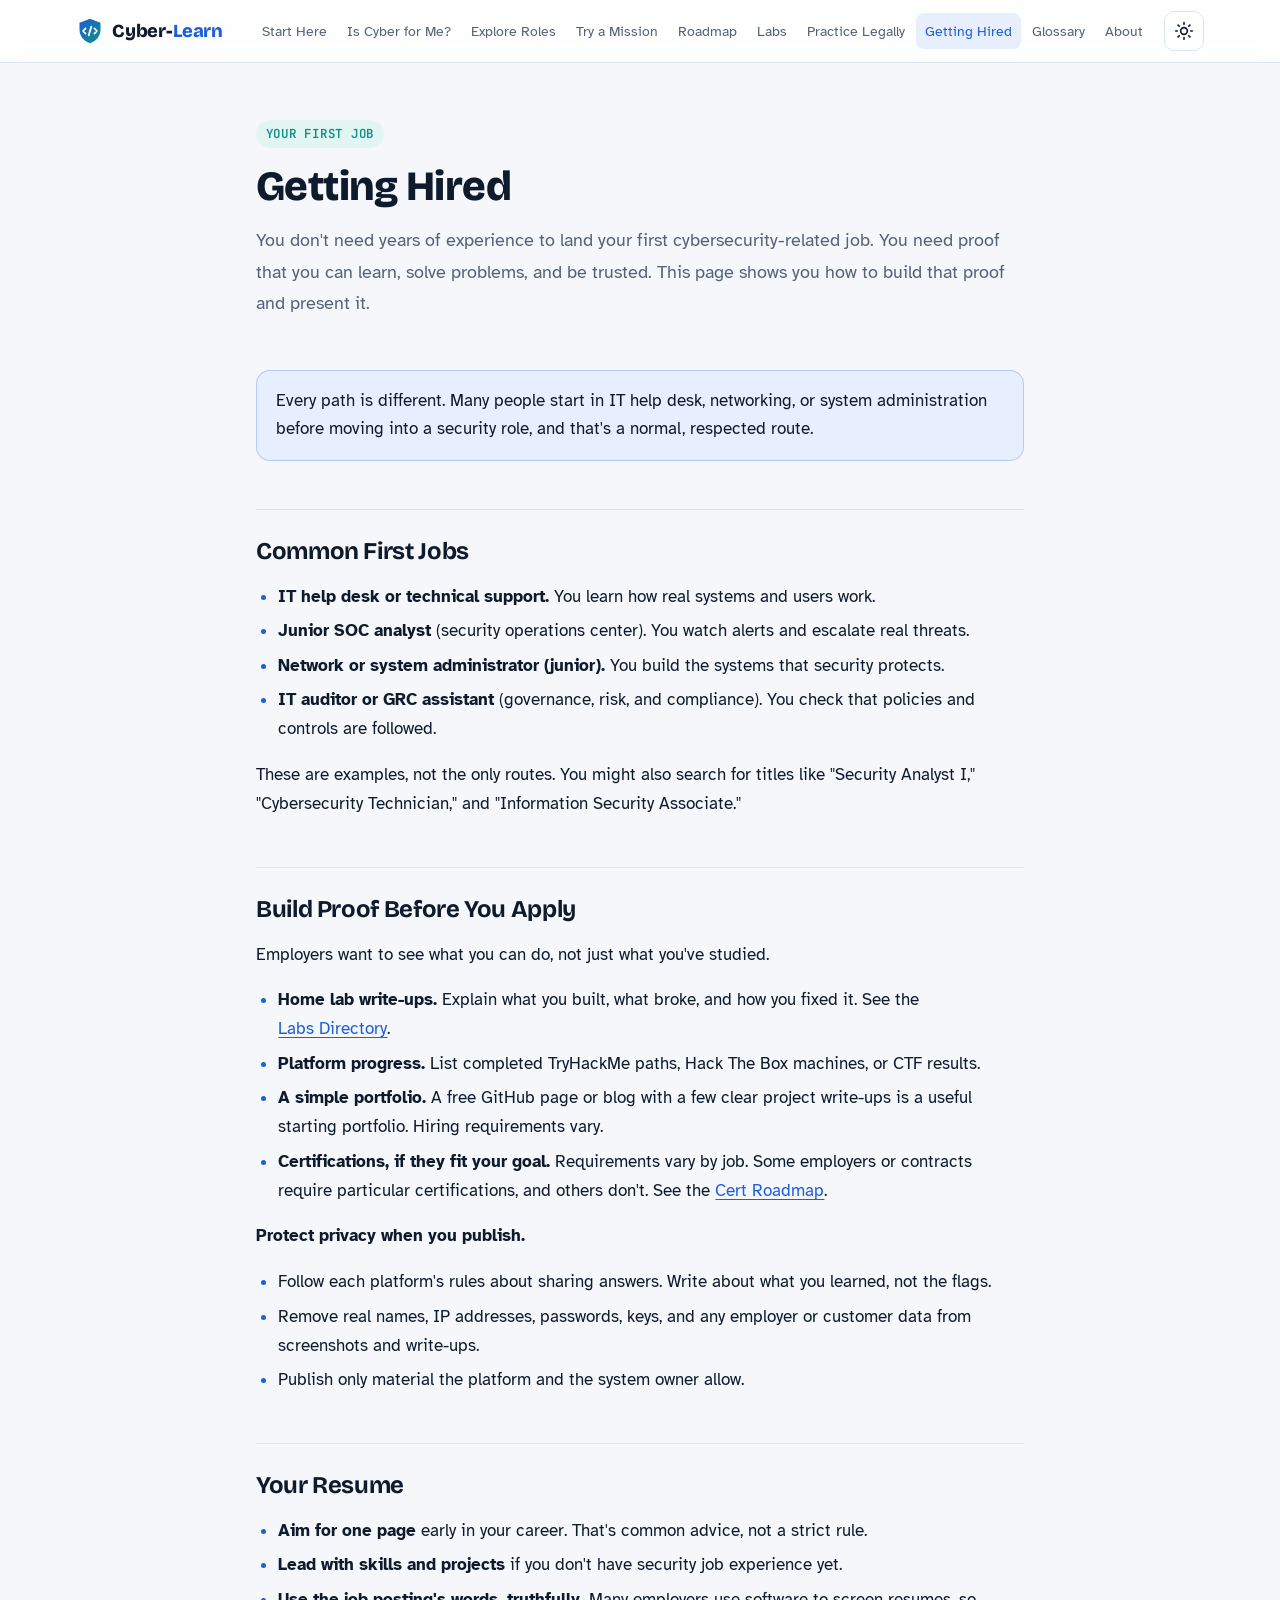
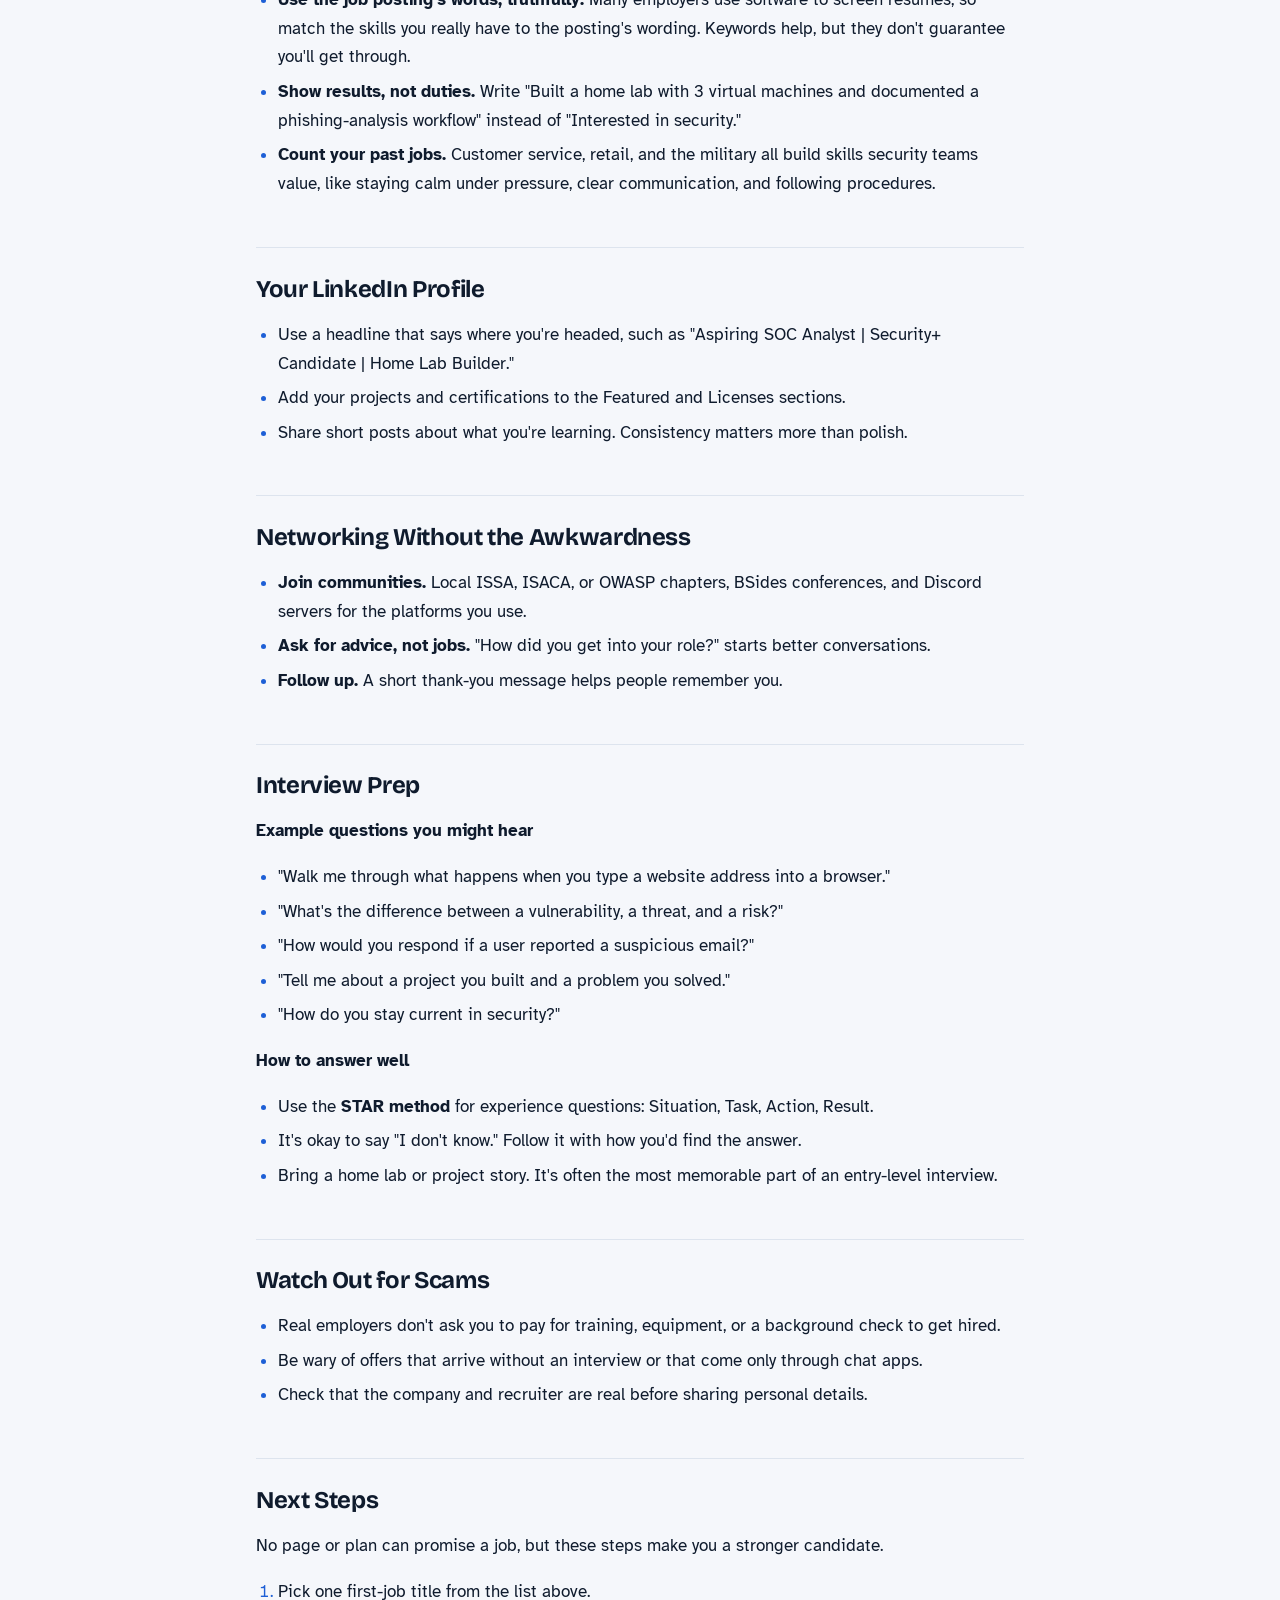
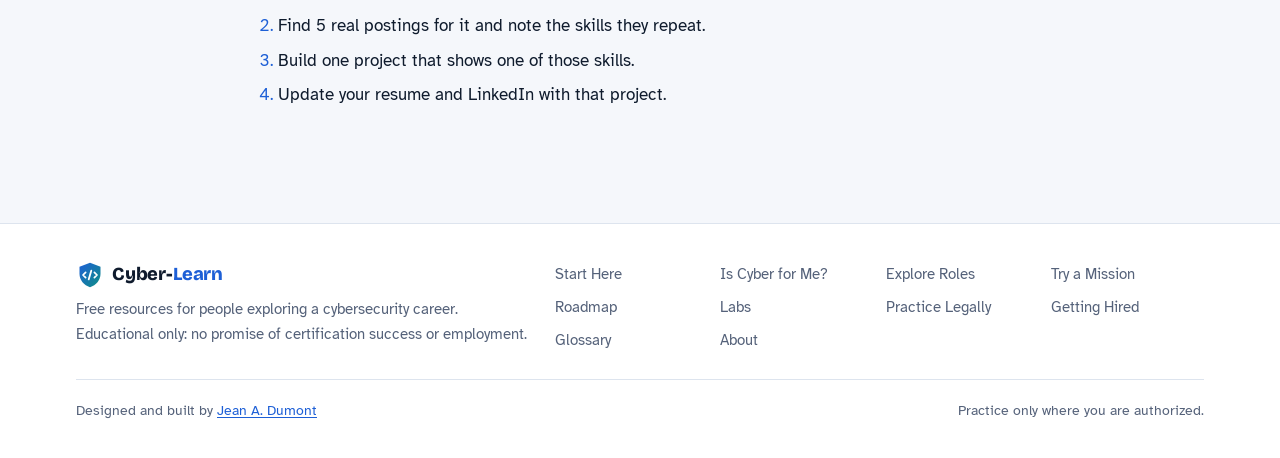
<file: getting-hired.html>
<!doctype html>
<html lang="en"><head><meta charset="utf-8"><meta name="viewport" content="width=device-width,initial-scale=1">
<title>Getting Hired · Cyber-Learn</title>
<meta name="description" content="Resume, LinkedIn, networking and interview tips for landing your first cybersecurity job.">
<meta property="og:title" content="Getting Hired · Cyber-Learn"><meta property="og:description" content="Resume, LinkedIn, networking and interview tips for landing your first cybersecurity job."><meta property="og:type" content="website"><meta name="twitter:card" content="summary">
<meta name="theme-color" content="#1d5fd6">
<link rel="icon" href="assets/favicon.svg" type="image/svg+xml">
<link rel="preconnect" href="https://fonts.googleapis.com"><link rel="preconnect" href="https://fonts.gstatic.com" crossorigin>
<link rel="stylesheet" href="https://fonts.googleapis.com/css2?family=Atkinson+Hyperlegible:ital,wght@0,400;0,700;1,400&family=Bricolage+Grotesque:opsz,wght@12..96,600;12..96,800&family=JetBrains+Mono:wght@500;600&display=swap">
<link rel="stylesheet" href="assets/style.css">
<script>try{var t=localStorage.getItem('cl-theme');if(t)document.documentElement.dataset.theme=t}catch(e){}</script>
</head><body>
<a class="skip" href="#main">Skip to content</a>
<header class="site-header"><div class="bar"><a class="logo" href="index.html" aria-label="Cyber-Learn home"><svg viewBox="0 0 32 32" aria-hidden="true"><defs><linearGradient id="lg" x1="0" y1="0" x2="1" y2="1"><stop offset="0" stop-color="#1d5fd6"/><stop offset="1" stop-color="#0f8f86"/></linearGradient></defs><path d="M16 2 4 6.5v8.2c0 7.4 5.1 13.3 12 15.3 6.9-2 12-7.9 12-15.3V6.5L16 2Z" fill="url(#lg)"/><path d="m11 13-3 3 3 3M21 13l3 3-3 3M17.5 11l-3 10" fill="none" stroke="#fff" stroke-width="2" stroke-linecap="round" stroke-linejoin="round"/></svg><span class="wm">Cyber-<span>Learn</span></span></a><nav id="site-nav" class="site-nav" aria-label="Main"><a href="start-here.html">Start Here</a><a href="is-cyber-for-me.html">Is Cyber for Me?</a><a href="careers.html">Explore Roles</a><a href="missions.html">Try a Mission</a><a href="roadmap.html">Roadmap</a><a href="labs.html">Labs</a><a href="practice-legally.html">Practice Legally</a><a href="getting-hired.html" aria-current="page">Getting Hired</a><a href="glossary.html">Glossary</a><a href="about.html">About</a></nav><button class="icon-btn theme-btn" type="button" aria-label="Toggle dark mode"><svg class="sun" viewBox="0 0 24 24" fill="none" stroke="currentColor" stroke-width="2" stroke-linecap="round" aria-hidden="true"><circle cx="12" cy="12" r="4"/><path d="M12 2v2M12 20v2M4.9 4.9l1.4 1.4M17.7 17.7l1.4 1.4M2 12h2M20 12h2M4.9 19.1l1.4-1.4M17.7 6.3l1.4-1.4"/></svg><svg class="moon" viewBox="0 0 24 24" fill="none" stroke="currentColor" stroke-width="2" stroke-linecap="round" stroke-linejoin="round" aria-hidden="true"><path d="M21 12.8A9 9 0 1 1 11.2 3a7 7 0 0 0 9.8 9.8Z"/></svg></button><button class="icon-btn menu-btn" type="button" aria-label="Menu" aria-expanded="false" aria-controls="site-nav"><svg viewBox="0 0 24 24" fill="none" stroke="currentColor" stroke-width="2" stroke-linecap="round" aria-hidden="true"><path d="M4 7h16M4 12h16M4 17h16"/></svg></button></div></header>
<main id="main"><div class="page-head"><span class="eyebrow">Your first job</span><h1>Getting Hired</h1><p class="lead">You don't need years of experience to land your first cybersecurity-related job. You need proof that you can learn, solve problems, and be trusted. This page shows you how to build that proof and present it.</p></div>
<blockquote>
<p>Every path is different. Many people start in IT help desk, networking, or system administration before moving into a security role, and that's a normal, respected route.</p>
</blockquote>
<h2>Common First Jobs</h2>
<ul>
<li><strong>IT help desk or technical support.</strong> You learn how real systems and users work.</li>
<li><strong>Junior SOC analyst</strong> (security operations center). You watch alerts and escalate real threats.</li>
<li><strong>Network or system administrator (junior).</strong> You build the systems that security protects.</li>
<li><strong>IT auditor or GRC assistant</strong> (governance, risk, and compliance). You check that policies and controls are followed.</li>
</ul>
<p>These are examples, not the only routes. You might also search for titles like "Security Analyst I," "Cybersecurity Technician," and "Information Security Associate."</p>
<h2>Build Proof Before You Apply</h2>
<p>Employers want to see what you can do, not just what you've studied.</p>
<ul>
<li><strong>Home lab write-ups.</strong> Explain what you built, what broke, and how you fixed it. See the <a href="labs.html">Labs Directory</a>.</li>
<li><strong>Platform progress.</strong> List completed TryHackMe paths, Hack The Box machines, or CTF results.</li>
<li><strong>A simple portfolio.</strong> A free GitHub page or blog with a few clear project write-ups is a useful starting portfolio. Hiring requirements vary.</li>
<li><strong>Certifications, if they fit your goal.</strong> Requirements vary by job. Some employers or contracts require particular certifications, and others don't. See the <a href="roadmap.html">Cert Roadmap</a>.</li>
</ul>
<p><strong>Protect privacy when you publish.</strong></p>
<ul>
<li>Follow each platform's rules about sharing answers. Write about what you learned, not the flags.</li>
<li>Remove real names, IP addresses, passwords, keys, and any employer or customer data from screenshots and write-ups.</li>
<li>Publish only material the platform and the system owner allow.</li>
</ul>
<h2>Your Resume</h2>
<ul>
<li><strong>Aim for one page</strong> early in your career. That's common advice, not a strict rule.</li>
<li><strong>Lead with skills and projects</strong> if you don't have security job experience yet.</li>
<li><strong>Use the job posting's words, truthfully.</strong> Many employers use software to screen resumes, so match the skills you really have to the posting's wording. Keywords help, but they don't guarantee you'll get through.</li>
<li><strong>Show results, not duties.</strong> Write "Built a home lab with 3 virtual machines and documented a phishing-analysis workflow" instead of "Interested in security."</li>
<li><strong>Count your past jobs.</strong> Customer service, retail, and the military all build skills security teams value, like staying calm under pressure, clear communication, and following procedures.</li>
</ul>
<h2>Your LinkedIn Profile</h2>
<ul>
<li>Use a headline that says where you're headed, such as "Aspiring SOC Analyst | Security+ Candidate | Home Lab Builder."</li>
<li>Add your projects and certifications to the Featured and Licenses sections.</li>
<li>Share short posts about what you're learning. Consistency matters more than polish.</li>
</ul>
<h2>Networking Without the Awkwardness</h2>
<ul>
<li><strong>Join communities.</strong> Local ISSA, ISACA, or OWASP chapters, BSides conferences, and Discord servers for the platforms you use.</li>
<li><strong>Ask for advice, not jobs.</strong> "How did you get into your role?" starts better conversations.</li>
<li><strong>Follow up.</strong> A short thank-you message helps people remember you.</li>
</ul>
<h2>Interview Prep</h2>
<p><strong>Example questions you might hear</strong></p>
<ul>
<li>"Walk me through what happens when you type a website address into a browser."</li>
<li>"What's the difference between a vulnerability, a threat, and a risk?"</li>
<li>"How would you respond if a user reported a suspicious email?"</li>
<li>"Tell me about a project you built and a problem you solved."</li>
<li>"How do you stay current in security?"</li>
</ul>
<p><strong>How to answer well</strong></p>
<ul>
<li>Use the <strong>STAR method</strong> for experience questions: Situation, Task, Action, Result.</li>
<li>It's okay to say "I don't know." Follow it with how you'd find the answer.</li>
<li>Bring a home lab or project story. It's often the most memorable part of an entry-level interview.</li>
</ul>
<h2>Watch Out for Scams</h2>
<ul>
<li>Real employers don't ask you to pay for training, equipment, or a background check to get hired.</li>
<li>Be wary of offers that arrive without an interview or that come only through chat apps.</li>
<li>Check that the company and recruiter are real before sharing personal details.</li>
</ul>
<h2>Next Steps</h2>
<p>No page or plan can promise a job, but these steps make you a stronger candidate.</p>
<ol>
<li>Pick one first-job title from the list above.</li>
<li>Find 5 real postings for it and note the skills they repeat.</li>
<li>Build one project that shows one of those skills.</li>
<li>Update your resume and LinkedIn with that project.</li>
</ol></main>
<footer class="site-footer"><div class="foot"><div><a class="logo" href="index.html"><svg viewBox="0 0 32 32" aria-hidden="true"><defs><linearGradient id="lg" x1="0" y1="0" x2="1" y2="1"><stop offset="0" stop-color="#1d5fd6"/><stop offset="1" stop-color="#0f8f86"/></linearGradient></defs><path d="M16 2 4 6.5v8.2c0 7.4 5.1 13.3 12 15.3 6.9-2 12-7.9 12-15.3V6.5L16 2Z" fill="url(#lg)"/><path d="m11 13-3 3 3 3M21 13l3 3-3 3M17.5 11l-3 10" fill="none" stroke="#fff" stroke-width="2" stroke-linecap="round" stroke-linejoin="round"/></svg><span class="wm">Cyber-<span>Learn</span></span></a><p>Free resources for people exploring a cybersecurity career. Educational only: no promise of certification success or employment.</p></div><nav aria-label="Footer"><a href="start-here.html">Start Here</a><a href="is-cyber-for-me.html">Is Cyber for Me?</a><a href="careers.html">Explore Roles</a><a href="missions.html">Try a Mission</a><a href="roadmap.html">Roadmap</a><a href="labs.html">Labs</a><a href="practice-legally.html">Practice Legally</a><a href="getting-hired.html">Getting Hired</a><a href="glossary.html">Glossary</a><a href="about.html">About</a></nav><div class="credit"><span>Designed and built by <a href="about.html">Jean A. Dumont</a></span><span>Practice only where you are authorized.</span></div></div></footer>
<script src="assets/site.js" defer></script>
</body></html>
</file>
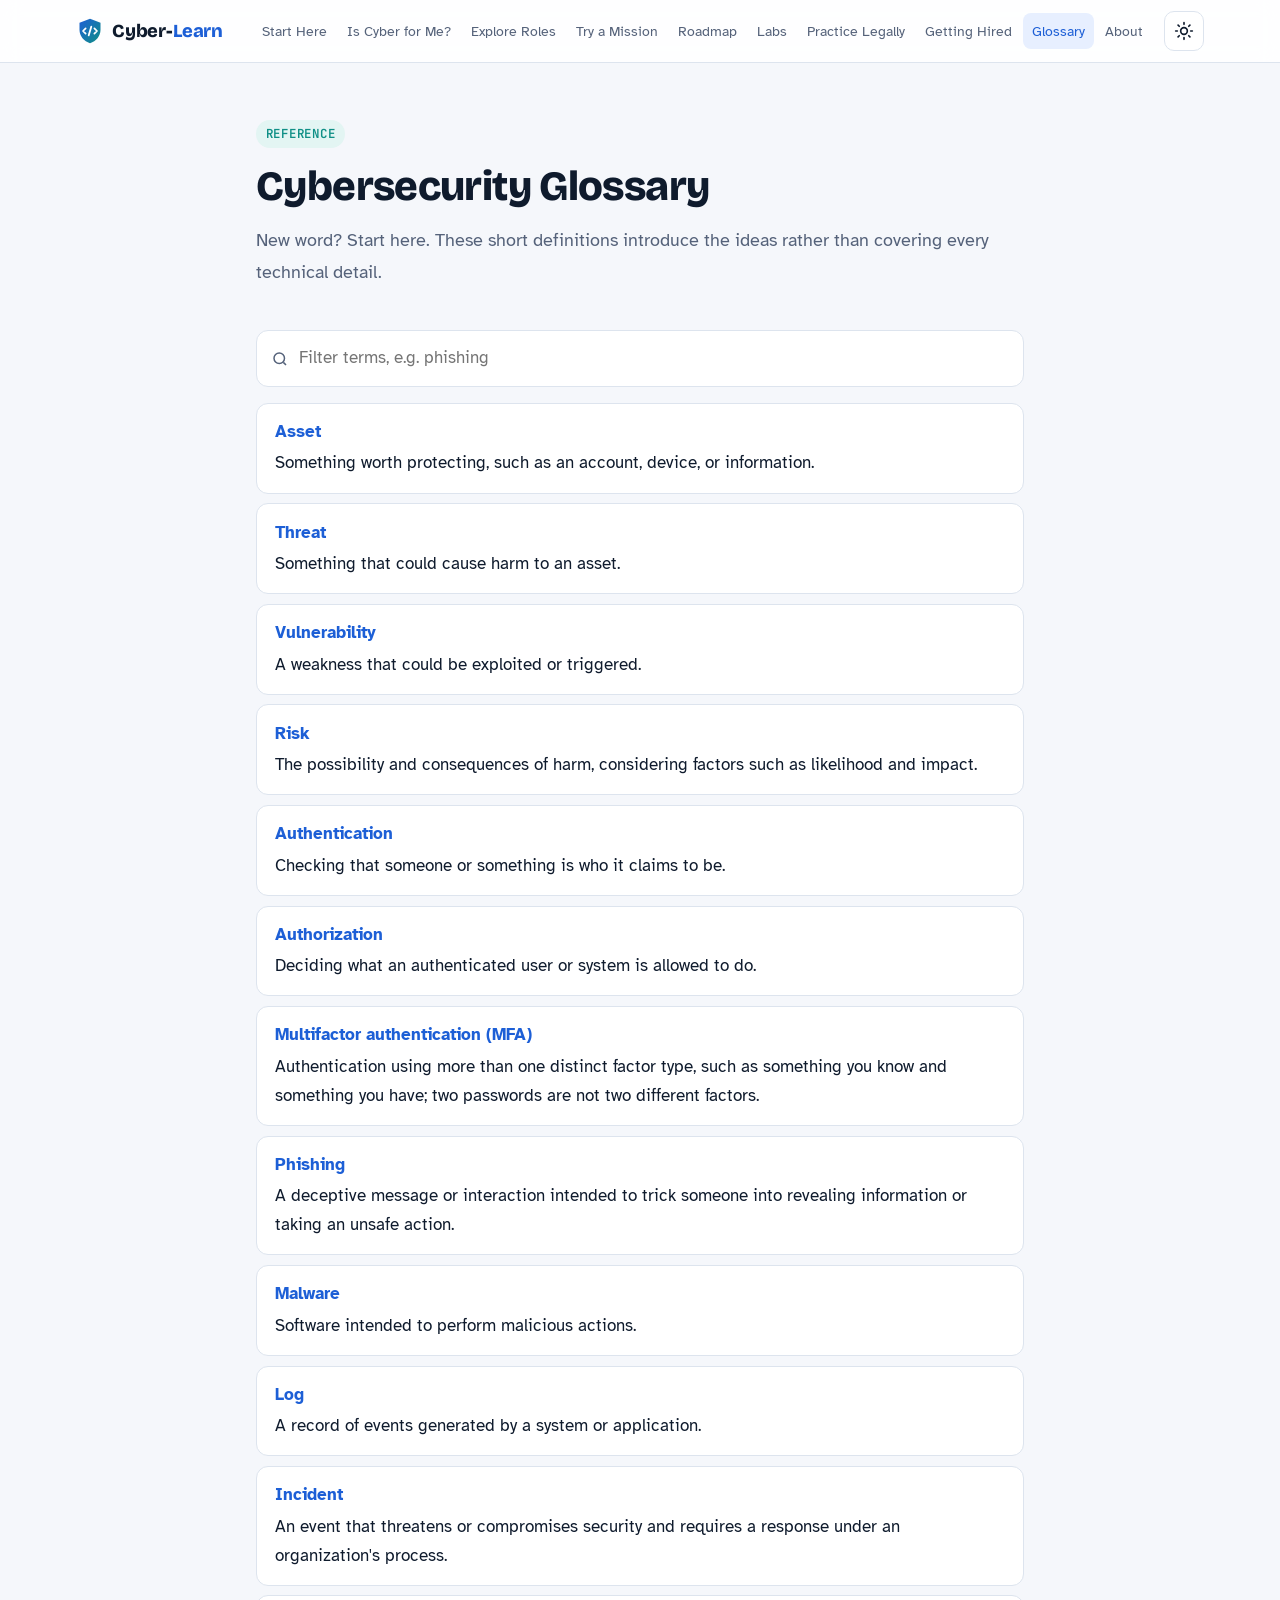
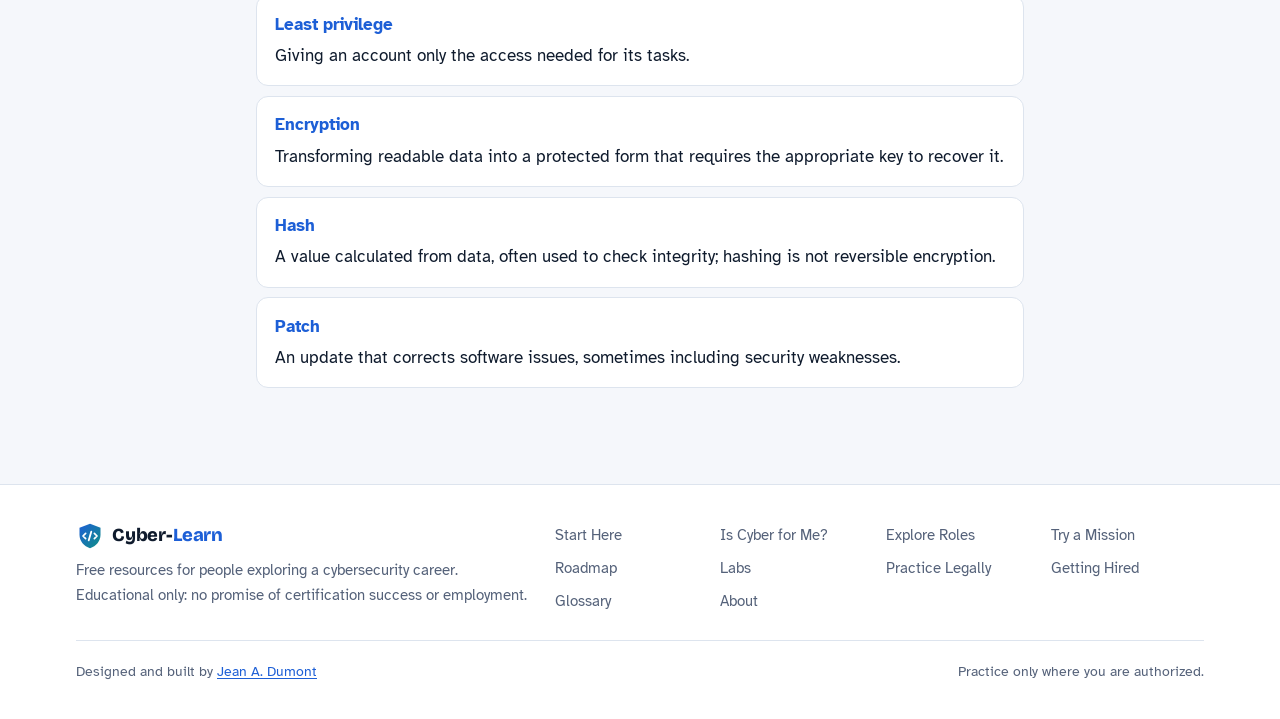
<file: glossary.html>
<!doctype html>
<html lang="en"><head><meta charset="utf-8"><meta name="viewport" content="width=device-width,initial-scale=1">
<title>Glossary · Cyber-Learn</title>
<meta name="description" content="Plain-English definitions of common cybersecurity terms.">
<meta property="og:title" content="Glossary · Cyber-Learn"><meta property="og:description" content="Plain-English definitions of common cybersecurity terms."><meta property="og:type" content="website"><meta name="twitter:card" content="summary">
<meta name="theme-color" content="#1d5fd6">
<link rel="icon" href="assets/favicon.svg" type="image/svg+xml">
<link rel="preconnect" href="https://fonts.googleapis.com"><link rel="preconnect" href="https://fonts.gstatic.com" crossorigin>
<link rel="stylesheet" href="https://fonts.googleapis.com/css2?family=Atkinson+Hyperlegible:ital,wght@0,400;0,700;1,400&family=Bricolage+Grotesque:opsz,wght@12..96,600;12..96,800&family=JetBrains+Mono:wght@500;600&display=swap">
<link rel="stylesheet" href="assets/style.css">
<script>try{var t=localStorage.getItem('cl-theme');if(t)document.documentElement.dataset.theme=t}catch(e){}</script>
</head><body>
<a class="skip" href="#main">Skip to content</a>
<header class="site-header"><div class="bar"><a class="logo" href="index.html" aria-label="Cyber-Learn home"><svg viewBox="0 0 32 32" aria-hidden="true"><defs><linearGradient id="lg" x1="0" y1="0" x2="1" y2="1"><stop offset="0" stop-color="#1d5fd6"/><stop offset="1" stop-color="#0f8f86"/></linearGradient></defs><path d="M16 2 4 6.5v8.2c0 7.4 5.1 13.3 12 15.3 6.9-2 12-7.9 12-15.3V6.5L16 2Z" fill="url(#lg)"/><path d="m11 13-3 3 3 3M21 13l3 3-3 3M17.5 11l-3 10" fill="none" stroke="#fff" stroke-width="2" stroke-linecap="round" stroke-linejoin="round"/></svg><span class="wm">Cyber-<span>Learn</span></span></a><nav id="site-nav" class="site-nav" aria-label="Main"><a href="start-here.html">Start Here</a><a href="is-cyber-for-me.html">Is Cyber for Me?</a><a href="careers.html">Explore Roles</a><a href="missions.html">Try a Mission</a><a href="roadmap.html">Roadmap</a><a href="labs.html">Labs</a><a href="practice-legally.html">Practice Legally</a><a href="getting-hired.html">Getting Hired</a><a href="glossary.html" aria-current="page">Glossary</a><a href="about.html">About</a></nav><button class="icon-btn theme-btn" type="button" aria-label="Toggle dark mode"><svg class="sun" viewBox="0 0 24 24" fill="none" stroke="currentColor" stroke-width="2" stroke-linecap="round" aria-hidden="true"><circle cx="12" cy="12" r="4"/><path d="M12 2v2M12 20v2M4.9 4.9l1.4 1.4M17.7 17.7l1.4 1.4M2 12h2M20 12h2M4.9 19.1l1.4-1.4M17.7 6.3l1.4-1.4"/></svg><svg class="moon" viewBox="0 0 24 24" fill="none" stroke="currentColor" stroke-width="2" stroke-linecap="round" stroke-linejoin="round" aria-hidden="true"><path d="M21 12.8A9 9 0 1 1 11.2 3a7 7 0 0 0 9.8 9.8Z"/></svg></button><button class="icon-btn menu-btn" type="button" aria-label="Menu" aria-expanded="false" aria-controls="site-nav"><svg viewBox="0 0 24 24" fill="none" stroke="currentColor" stroke-width="2" stroke-linecap="round" aria-hidden="true"><path d="M4 7h16M4 12h16M4 17h16"/></svg></button></div></header>
<main id="main"><div class="page-head"><span class="eyebrow">Reference</span><h1>Cybersecurity Glossary</h1><p class="lead">New word? Start here. These short definitions introduce the ideas rather than covering every technical detail.</p></div>
<label for="term-search" class="skip">Search terms</label><input id="term-search" class="search" type="search" placeholder="Filter terms, e.g. phishing" autocomplete="off"><dl class="terms"><div><dt>Asset</dt><dd>Something worth protecting, such as an account, device, or information.</dd></div><div><dt>Threat</dt><dd>Something that could cause harm to an asset.</dd></div><div><dt>Vulnerability</dt><dd>A weakness that could be exploited or triggered.</dd></div><div><dt>Risk</dt><dd>The possibility and consequences of harm, considering factors such as likelihood and impact.</dd></div><div><dt>Authentication</dt><dd>Checking that someone or something is who it claims to be.</dd></div><div><dt>Authorization</dt><dd>Deciding what an authenticated user or system is allowed to do.</dd></div><div><dt>Multifactor authentication (MFA)</dt><dd>Authentication using more than one distinct factor type, such as something you know and something you have; two passwords are not two different factors.</dd></div><div><dt>Phishing</dt><dd>A deceptive message or interaction intended to trick someone into revealing information or taking an unsafe action.</dd></div><div><dt>Malware</dt><dd>Software intended to perform malicious actions.</dd></div><div><dt>Log</dt><dd>A record of events generated by a system or application.</dd></div><div><dt>Incident</dt><dd>An event that threatens or compromises security and requires a response under an organization's process.</dd></div><div><dt>Least privilege</dt><dd>Giving an account only the access needed for its tasks.</dd></div><div><dt>Encryption</dt><dd>Transforming readable data into a protected form that requires the appropriate key to recover it.</dd></div><div><dt>Hash</dt><dd>A value calculated from data, often used to check integrity; hashing is not reversible encryption.</dd></div><div><dt>Patch</dt><dd>An update that corrects software issues, sometimes including security weaknesses.</dd></div></dl><p id="no-terms" class="empty" hidden>No matching terms. Try a shorter word.</p></main>
<footer class="site-footer"><div class="foot"><div><a class="logo" href="index.html"><svg viewBox="0 0 32 32" aria-hidden="true"><defs><linearGradient id="lg" x1="0" y1="0" x2="1" y2="1"><stop offset="0" stop-color="#1d5fd6"/><stop offset="1" stop-color="#0f8f86"/></linearGradient></defs><path d="M16 2 4 6.5v8.2c0 7.4 5.1 13.3 12 15.3 6.9-2 12-7.9 12-15.3V6.5L16 2Z" fill="url(#lg)"/><path d="m11 13-3 3 3 3M21 13l3 3-3 3M17.5 11l-3 10" fill="none" stroke="#fff" stroke-width="2" stroke-linecap="round" stroke-linejoin="round"/></svg><span class="wm">Cyber-<span>Learn</span></span></a><p>Free resources for people exploring a cybersecurity career. Educational only: no promise of certification success or employment.</p></div><nav aria-label="Footer"><a href="start-here.html">Start Here</a><a href="is-cyber-for-me.html">Is Cyber for Me?</a><a href="careers.html">Explore Roles</a><a href="missions.html">Try a Mission</a><a href="roadmap.html">Roadmap</a><a href="labs.html">Labs</a><a href="practice-legally.html">Practice Legally</a><a href="getting-hired.html">Getting Hired</a><a href="glossary.html">Glossary</a><a href="about.html">About</a></nav><div class="credit"><span>Designed and built by <a href="about.html">Jean A. Dumont</a></span><span>Practice only where you are authorized.</span></div></div></footer>
<script src="assets/site.js" defer></script>
</body></html>
</file>
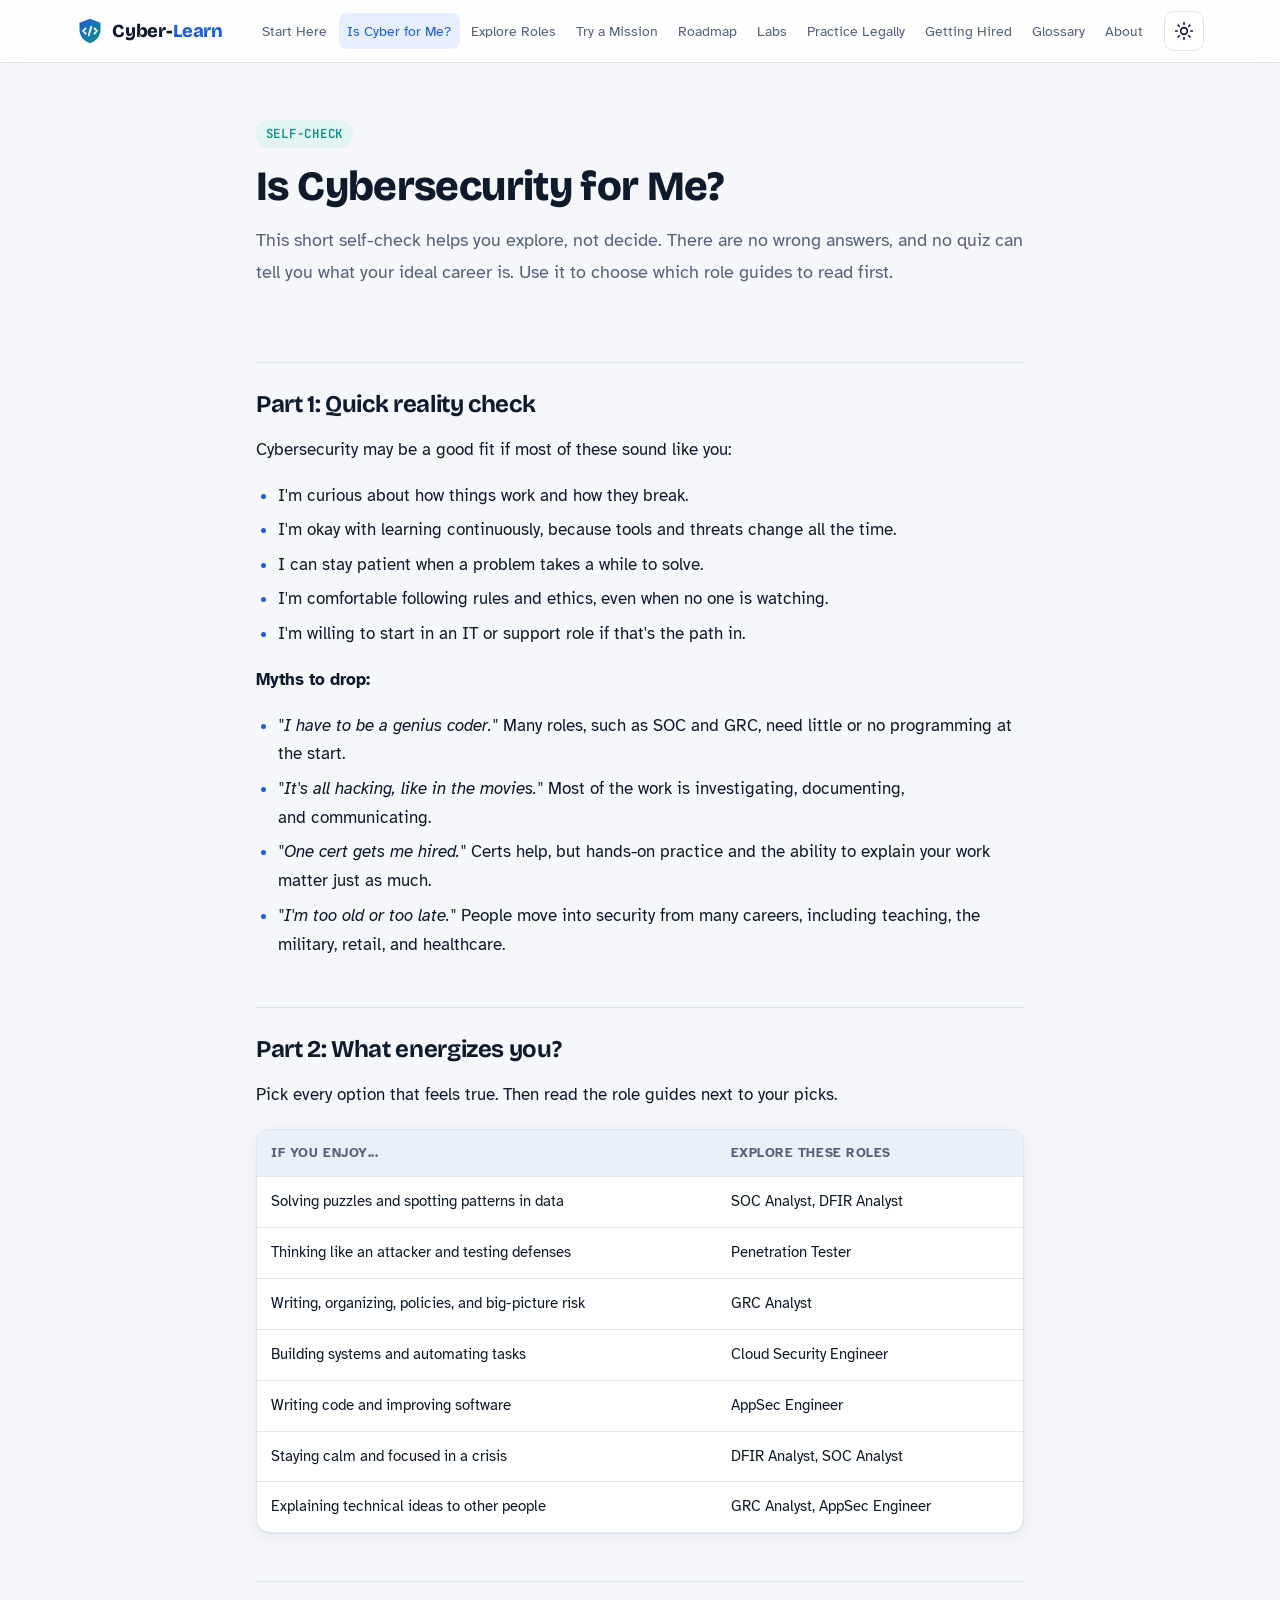
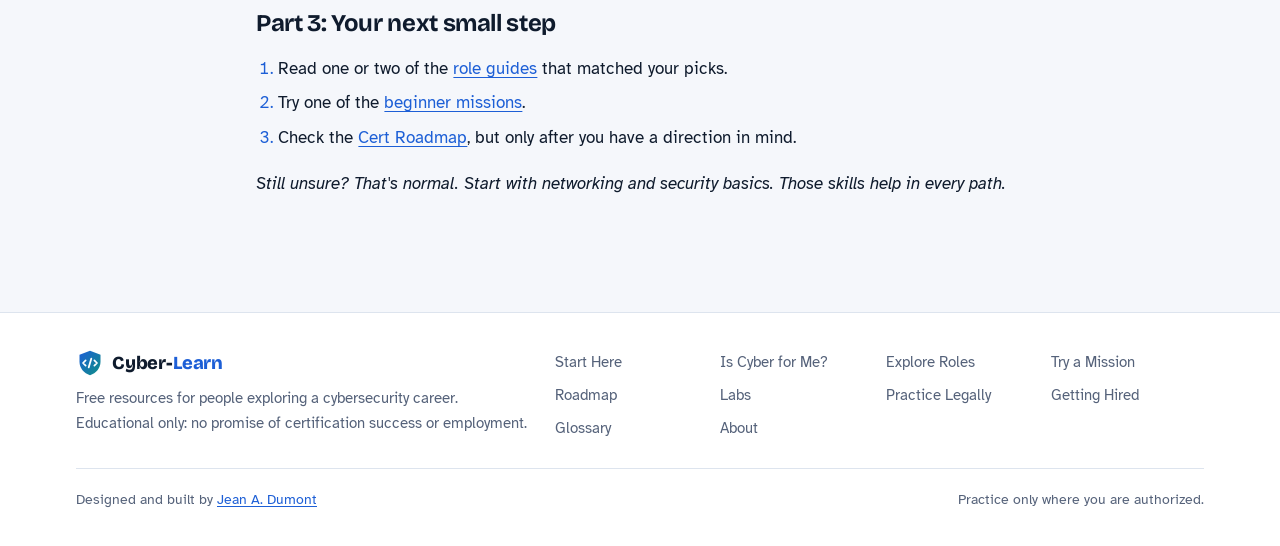
<file: is-cyber-for-me.html>
<!doctype html>
<html lang="en"><head><meta charset="utf-8"><meta name="viewport" content="width=device-width,initial-scale=1">
<title>Is Cyber for Me? · Cyber-Learn</title>
<meta name="description" content="A quick, no-pressure self-check to see which cybersecurity roles match your interests.">
<meta property="og:title" content="Is Cyber for Me? · Cyber-Learn"><meta property="og:description" content="A quick, no-pressure self-check to see which cybersecurity roles match your interests."><meta property="og:type" content="website"><meta name="twitter:card" content="summary">
<meta name="theme-color" content="#1d5fd6">
<link rel="icon" href="assets/favicon.svg" type="image/svg+xml">
<link rel="preconnect" href="https://fonts.googleapis.com"><link rel="preconnect" href="https://fonts.gstatic.com" crossorigin>
<link rel="stylesheet" href="https://fonts.googleapis.com/css2?family=Atkinson+Hyperlegible:ital,wght@0,400;0,700;1,400&family=Bricolage+Grotesque:opsz,wght@12..96,600;12..96,800&family=JetBrains+Mono:wght@500;600&display=swap">
<link rel="stylesheet" href="assets/style.css">
<script>try{var t=localStorage.getItem('cl-theme');if(t)document.documentElement.dataset.theme=t}catch(e){}</script>
</head><body>
<a class="skip" href="#main">Skip to content</a>
<header class="site-header"><div class="bar"><a class="logo" href="index.html" aria-label="Cyber-Learn home"><svg viewBox="0 0 32 32" aria-hidden="true"><defs><linearGradient id="lg" x1="0" y1="0" x2="1" y2="1"><stop offset="0" stop-color="#1d5fd6"/><stop offset="1" stop-color="#0f8f86"/></linearGradient></defs><path d="M16 2 4 6.5v8.2c0 7.4 5.1 13.3 12 15.3 6.9-2 12-7.9 12-15.3V6.5L16 2Z" fill="url(#lg)"/><path d="m11 13-3 3 3 3M21 13l3 3-3 3M17.5 11l-3 10" fill="none" stroke="#fff" stroke-width="2" stroke-linecap="round" stroke-linejoin="round"/></svg><span class="wm">Cyber-<span>Learn</span></span></a><nav id="site-nav" class="site-nav" aria-label="Main"><a href="start-here.html">Start Here</a><a href="is-cyber-for-me.html" aria-current="page">Is Cyber for Me?</a><a href="careers.html">Explore Roles</a><a href="missions.html">Try a Mission</a><a href="roadmap.html">Roadmap</a><a href="labs.html">Labs</a><a href="practice-legally.html">Practice Legally</a><a href="getting-hired.html">Getting Hired</a><a href="glossary.html">Glossary</a><a href="about.html">About</a></nav><button class="icon-btn theme-btn" type="button" aria-label="Toggle dark mode"><svg class="sun" viewBox="0 0 24 24" fill="none" stroke="currentColor" stroke-width="2" stroke-linecap="round" aria-hidden="true"><circle cx="12" cy="12" r="4"/><path d="M12 2v2M12 20v2M4.9 4.9l1.4 1.4M17.7 17.7l1.4 1.4M2 12h2M20 12h2M4.9 19.1l1.4-1.4M17.7 6.3l1.4-1.4"/></svg><svg class="moon" viewBox="0 0 24 24" fill="none" stroke="currentColor" stroke-width="2" stroke-linecap="round" stroke-linejoin="round" aria-hidden="true"><path d="M21 12.8A9 9 0 1 1 11.2 3a7 7 0 0 0 9.8 9.8Z"/></svg></button><button class="icon-btn menu-btn" type="button" aria-label="Menu" aria-expanded="false" aria-controls="site-nav"><svg viewBox="0 0 24 24" fill="none" stroke="currentColor" stroke-width="2" stroke-linecap="round" aria-hidden="true"><path d="M4 7h16M4 12h16M4 17h16"/></svg></button></div></header>
<main id="main"><div class="page-head"><span class="eyebrow">Self-check</span><h1>Is Cybersecurity for Me?</h1><p class="lead">This short self-check helps you explore, not decide. There are no wrong answers, and no quiz can tell you what your ideal career is. Use it to choose which role guides to read first.</p></div>
<h2>Part 1: Quick reality check</h2>
<p>Cybersecurity may be a good fit if most of these sound like you:</p>
<ul><li>I'm curious about how things work and how they break.</li><li>I'm okay with learning continuously, because tools and threats change all the time.</li><li>I can stay patient when a problem takes a while to solve.</li><li>I'm comfortable following rules and ethics, even when no one is watching.</li><li>I'm willing to start in an IT or support role if that's the path in.</li></ul>
<p><strong>Myths to drop:</strong></p>
<ul><li><em>"I have to be a genius coder."</em> Many roles, such as SOC and GRC, need little or no programming at the start.</li><li><em>"It's all hacking, like in the movies."</em> Most of the work is investigating, documenting, and communicating.</li><li><em>"One cert gets me hired."</em> Certs help, but hands-on practice and the ability to explain your work matter just as much.</li><li><em>"I'm too old or too late."</em> People move into security from many careers, including teaching, the military, retail, and healthcare.</li></ul>
<h2>Part 2: What energizes you?</h2>
<p>Pick every option that feels true. Then read the role guides next to your picks.</p>
<div class="table-wrap"><table>
<thead>
<tr>
<th>If you enjoy...</th>
<th>Explore these roles</th>
</tr>
</thead>
<tbody>
<tr>
<td>Solving puzzles and spotting patterns in data</td>
<td>SOC Analyst, DFIR Analyst</td>
</tr>
<tr>
<td>Thinking like an attacker and testing defenses</td>
<td>Penetration Tester</td>
</tr>
<tr>
<td>Writing, organizing, policies, and big-picture risk</td>
<td>GRC Analyst</td>
</tr>
<tr>
<td>Building systems and automating tasks</td>
<td>Cloud Security Engineer</td>
</tr>
<tr>
<td>Writing code and improving software</td>
<td>AppSec Engineer</td>
</tr>
<tr>
<td>Staying calm and focused in a crisis</td>
<td>DFIR Analyst, SOC Analyst</td>
</tr>
<tr>
<td>Explaining technical ideas to other people</td>
<td>GRC Analyst, AppSec Engineer</td>
</tr>
</tbody>
</table></div>
<h2>Part 3: Your next small step</h2>
<ol>
<li>Read one or two of the <a href="careers.html">role guides</a> that matched your picks.</li>
<li>Try one of the <a href="missions.html">beginner missions</a>.</li>
<li>Check the <a href="roadmap.html">Cert Roadmap</a>, but only after you have a direction in mind.</li>
</ol>
<p><em>Still unsure? That's normal. Start with networking and security basics. Those skills help in every path.</em></p></main>
<footer class="site-footer"><div class="foot"><div><a class="logo" href="index.html"><svg viewBox="0 0 32 32" aria-hidden="true"><defs><linearGradient id="lg" x1="0" y1="0" x2="1" y2="1"><stop offset="0" stop-color="#1d5fd6"/><stop offset="1" stop-color="#0f8f86"/></linearGradient></defs><path d="M16 2 4 6.5v8.2c0 7.4 5.1 13.3 12 15.3 6.9-2 12-7.9 12-15.3V6.5L16 2Z" fill="url(#lg)"/><path d="m11 13-3 3 3 3M21 13l3 3-3 3M17.5 11l-3 10" fill="none" stroke="#fff" stroke-width="2" stroke-linecap="round" stroke-linejoin="round"/></svg><span class="wm">Cyber-<span>Learn</span></span></a><p>Free resources for people exploring a cybersecurity career. Educational only: no promise of certification success or employment.</p></div><nav aria-label="Footer"><a href="start-here.html">Start Here</a><a href="is-cyber-for-me.html">Is Cyber for Me?</a><a href="careers.html">Explore Roles</a><a href="missions.html">Try a Mission</a><a href="roadmap.html">Roadmap</a><a href="labs.html">Labs</a><a href="practice-legally.html">Practice Legally</a><a href="getting-hired.html">Getting Hired</a><a href="glossary.html">Glossary</a><a href="about.html">About</a></nav><div class="credit"><span>Designed and built by <a href="about.html">Jean A. Dumont</a></span><span>Practice only where you are authorized.</span></div></div></footer>
<script src="assets/site.js" defer></script>
</body></html>
</file>
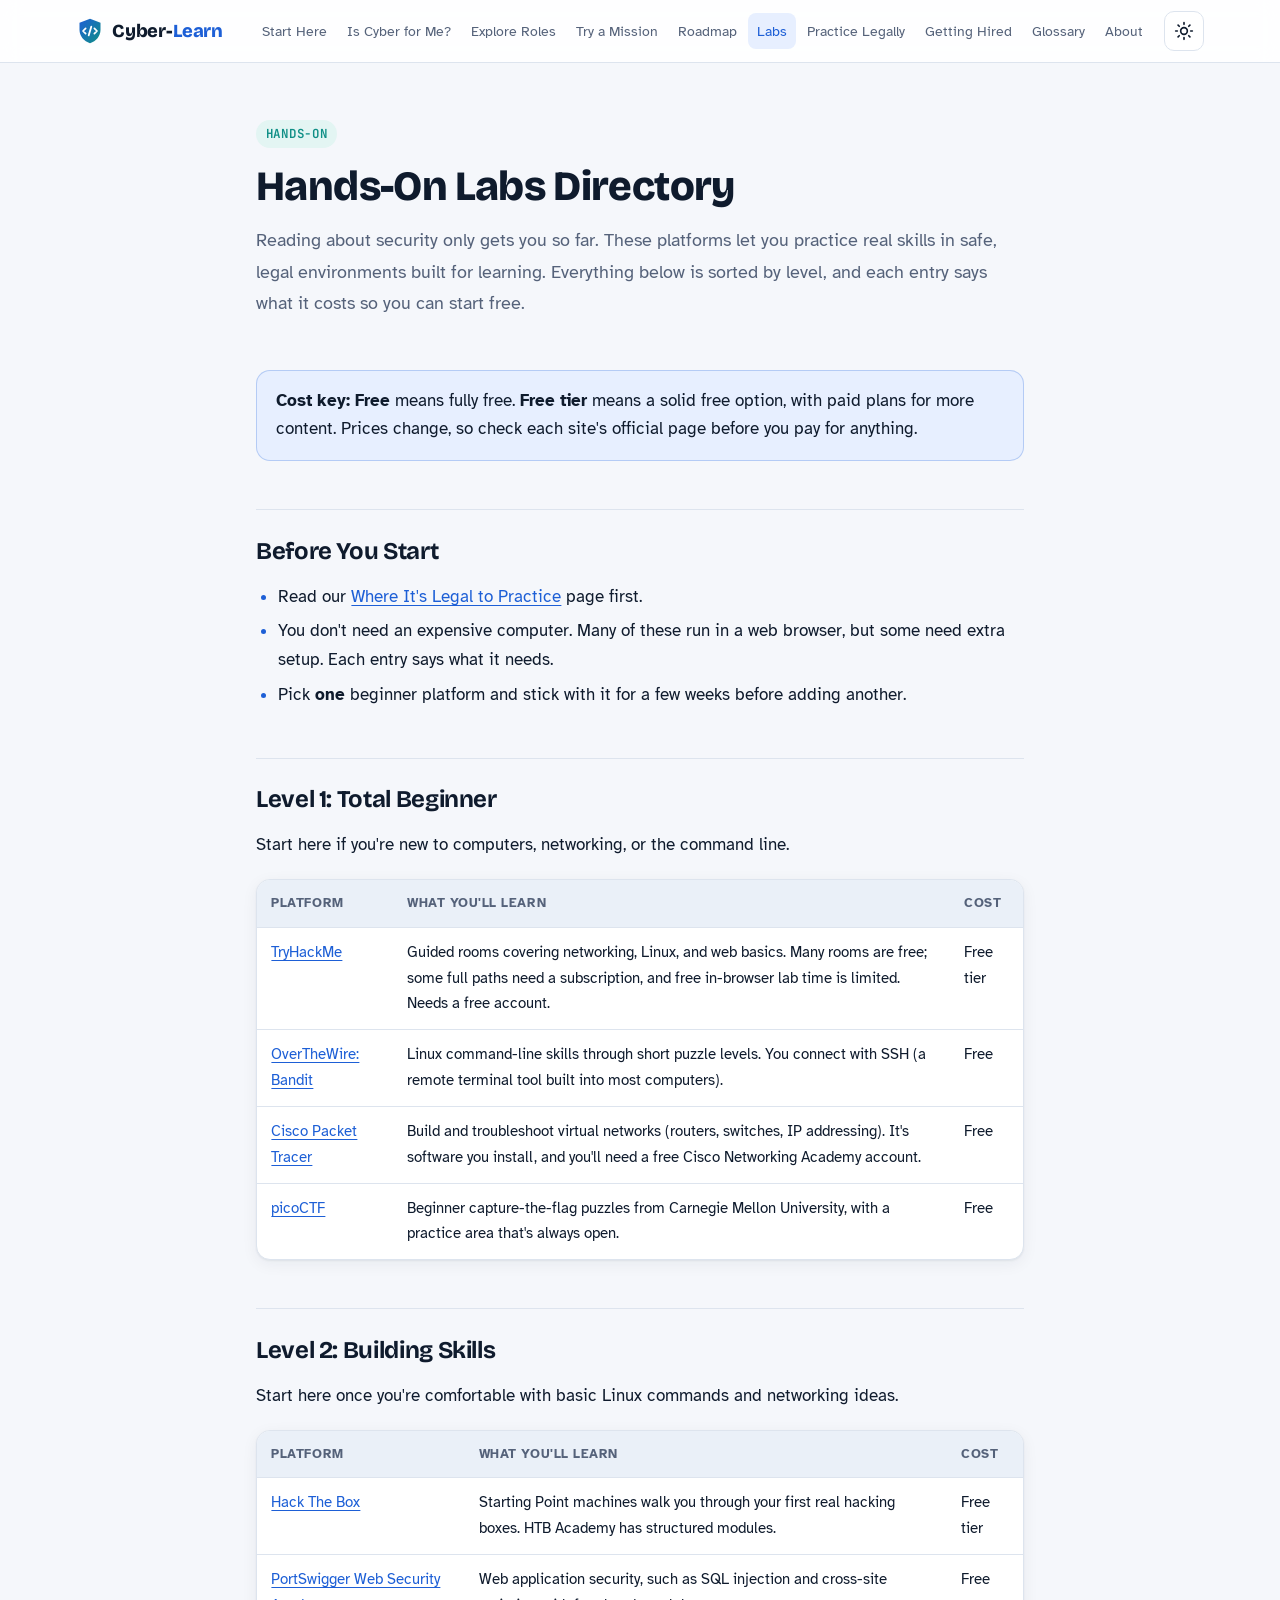
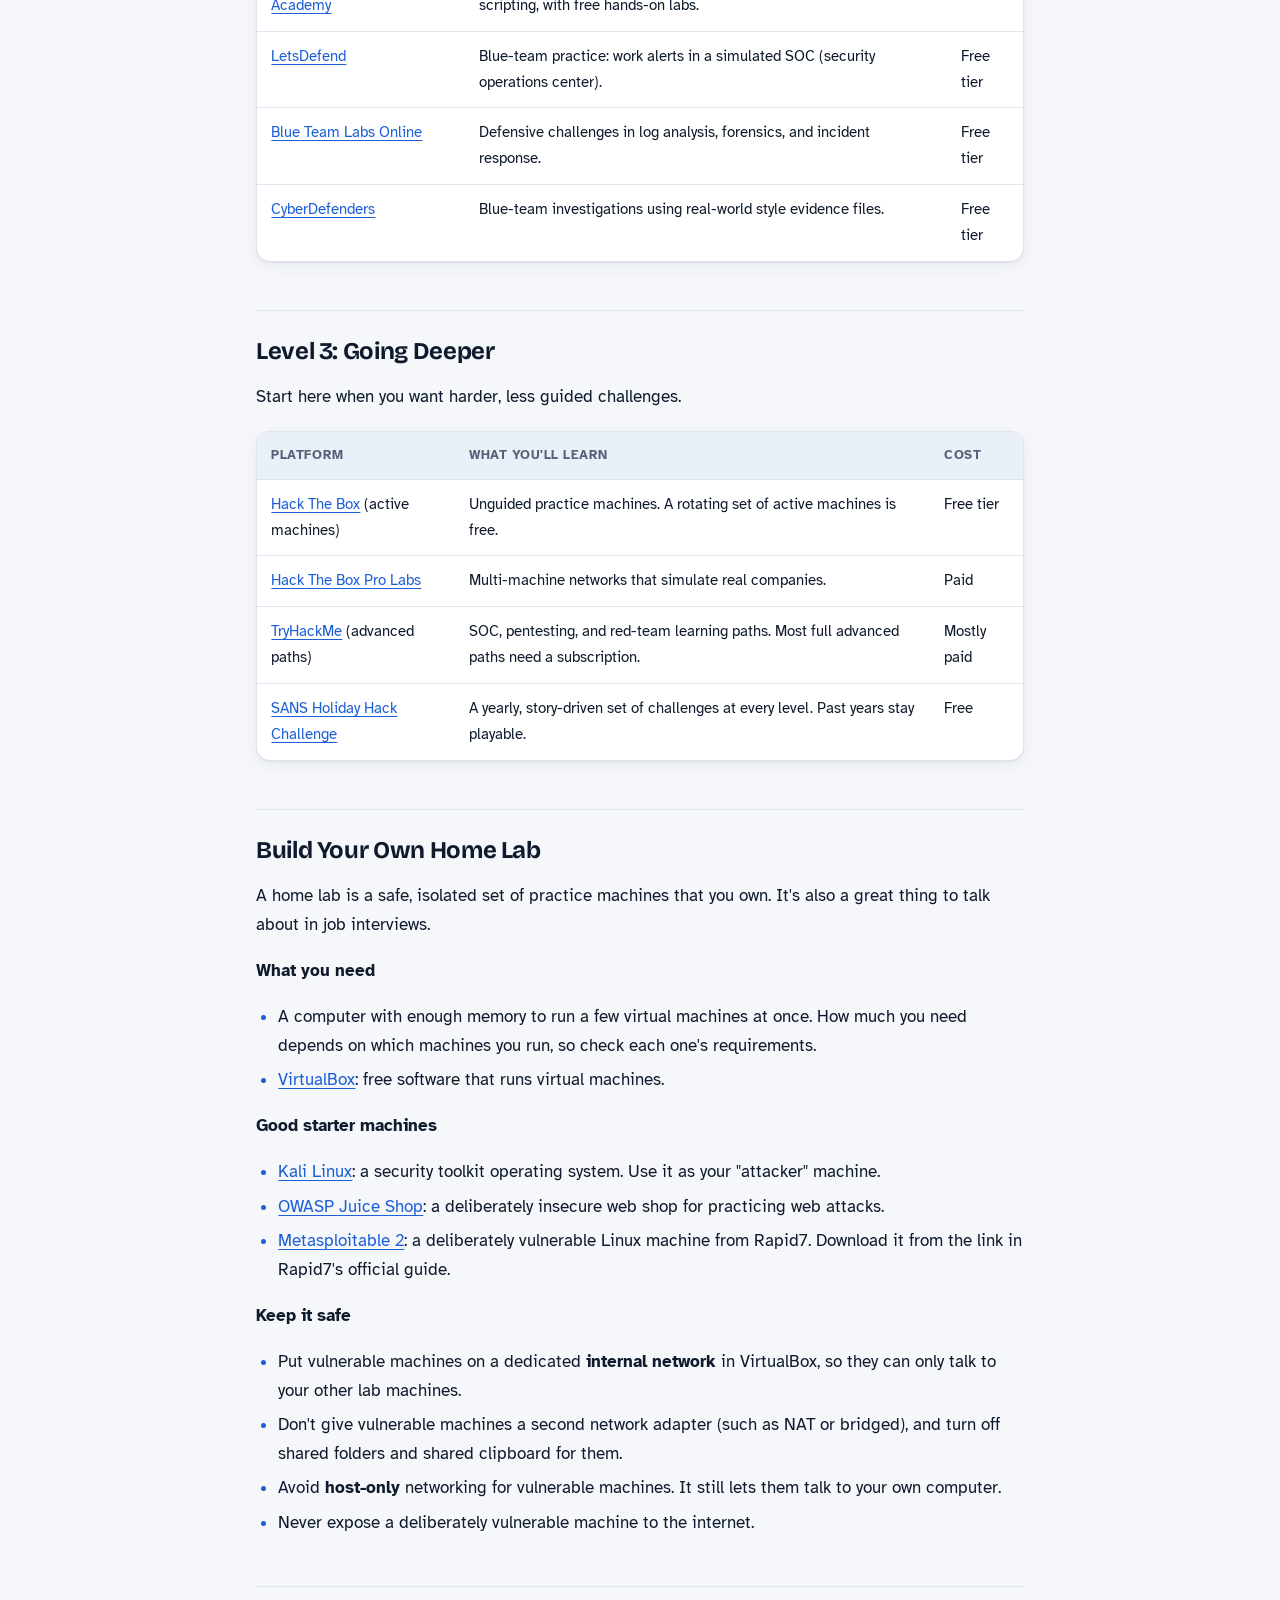
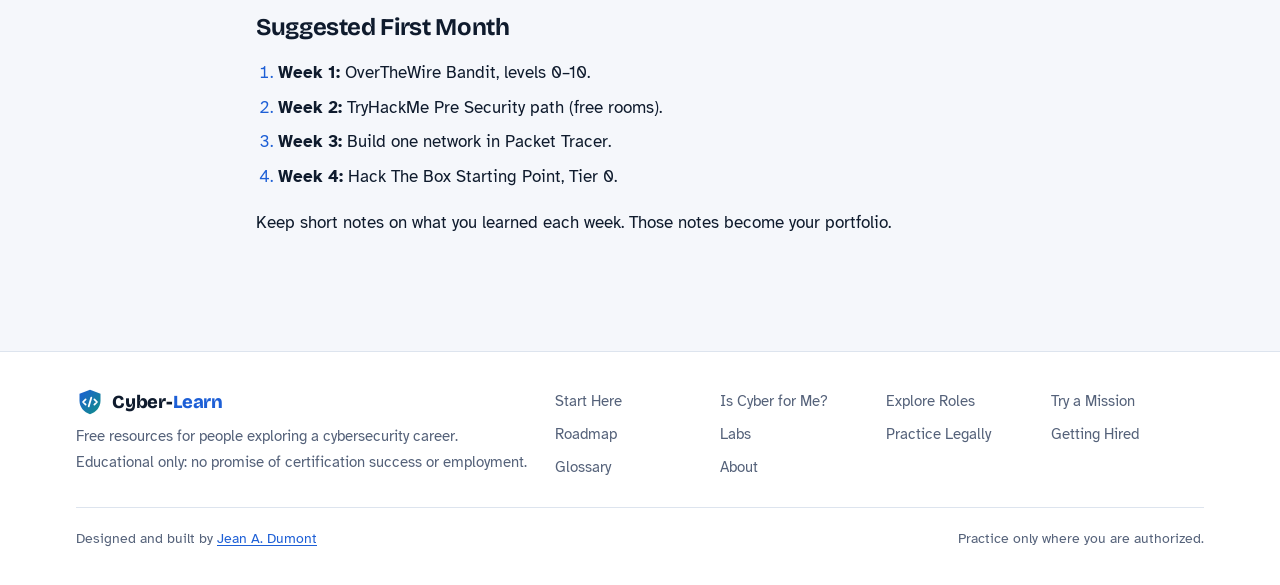
<file: labs.html>
<!doctype html>
<html lang="en"><head><meta charset="utf-8"><meta name="viewport" content="width=device-width,initial-scale=1">
<title>Labs · Cyber-Learn</title>
<meta name="description" content="Free and free-tier hands-on cybersecurity labs, sorted by skill level.">
<meta property="og:title" content="Labs · Cyber-Learn"><meta property="og:description" content="Free and free-tier hands-on cybersecurity labs, sorted by skill level."><meta property="og:type" content="website"><meta name="twitter:card" content="summary">
<meta name="theme-color" content="#1d5fd6">
<link rel="icon" href="assets/favicon.svg" type="image/svg+xml">
<link rel="preconnect" href="https://fonts.googleapis.com"><link rel="preconnect" href="https://fonts.gstatic.com" crossorigin>
<link rel="stylesheet" href="https://fonts.googleapis.com/css2?family=Atkinson+Hyperlegible:ital,wght@0,400;0,700;1,400&family=Bricolage+Grotesque:opsz,wght@12..96,600;12..96,800&family=JetBrains+Mono:wght@500;600&display=swap">
<link rel="stylesheet" href="assets/style.css">
<script>try{var t=localStorage.getItem('cl-theme');if(t)document.documentElement.dataset.theme=t}catch(e){}</script>
</head><body>
<a class="skip" href="#main">Skip to content</a>
<header class="site-header"><div class="bar"><a class="logo" href="index.html" aria-label="Cyber-Learn home"><svg viewBox="0 0 32 32" aria-hidden="true"><defs><linearGradient id="lg" x1="0" y1="0" x2="1" y2="1"><stop offset="0" stop-color="#1d5fd6"/><stop offset="1" stop-color="#0f8f86"/></linearGradient></defs><path d="M16 2 4 6.5v8.2c0 7.4 5.1 13.3 12 15.3 6.9-2 12-7.9 12-15.3V6.5L16 2Z" fill="url(#lg)"/><path d="m11 13-3 3 3 3M21 13l3 3-3 3M17.5 11l-3 10" fill="none" stroke="#fff" stroke-width="2" stroke-linecap="round" stroke-linejoin="round"/></svg><span class="wm">Cyber-<span>Learn</span></span></a><nav id="site-nav" class="site-nav" aria-label="Main"><a href="start-here.html">Start Here</a><a href="is-cyber-for-me.html">Is Cyber for Me?</a><a href="careers.html">Explore Roles</a><a href="missions.html">Try a Mission</a><a href="roadmap.html">Roadmap</a><a href="labs.html" aria-current="page">Labs</a><a href="practice-legally.html">Practice Legally</a><a href="getting-hired.html">Getting Hired</a><a href="glossary.html">Glossary</a><a href="about.html">About</a></nav><button class="icon-btn theme-btn" type="button" aria-label="Toggle dark mode"><svg class="sun" viewBox="0 0 24 24" fill="none" stroke="currentColor" stroke-width="2" stroke-linecap="round" aria-hidden="true"><circle cx="12" cy="12" r="4"/><path d="M12 2v2M12 20v2M4.9 4.9l1.4 1.4M17.7 17.7l1.4 1.4M2 12h2M20 12h2M4.9 19.1l1.4-1.4M17.7 6.3l1.4-1.4"/></svg><svg class="moon" viewBox="0 0 24 24" fill="none" stroke="currentColor" stroke-width="2" stroke-linecap="round" stroke-linejoin="round" aria-hidden="true"><path d="M21 12.8A9 9 0 1 1 11.2 3a7 7 0 0 0 9.8 9.8Z"/></svg></button><button class="icon-btn menu-btn" type="button" aria-label="Menu" aria-expanded="false" aria-controls="site-nav"><svg viewBox="0 0 24 24" fill="none" stroke="currentColor" stroke-width="2" stroke-linecap="round" aria-hidden="true"><path d="M4 7h16M4 12h16M4 17h16"/></svg></button></div></header>
<main id="main"><div class="page-head"><span class="eyebrow">Hands-on</span><h1>Hands-On Labs Directory</h1><p class="lead">Reading about security only gets you so far. These platforms let you practice real skills in safe, legal environments built for learning. Everything below is sorted by level, and each entry says what it costs so you can start free.</p></div>
<blockquote>
<p><strong>Cost key:</strong> <strong>Free</strong> means fully free. <strong>Free tier</strong> means a solid free option, with paid plans for more content. Prices change, so check each site's official page before you pay for anything.</p>
</blockquote>
<h2>Before You Start</h2>
<ul>
<li>Read our <a href="practice-legally.html">Where It's Legal to Practice</a> page first.</li>
<li>You don't need an expensive computer. Many of these run in a web browser, but some need extra setup. Each entry says what it needs.</li>
<li>Pick <strong>one</strong> beginner platform and stick with it for a few weeks before adding another.</li>
</ul>
<h2>Level 1: Total Beginner</h2>
<p>Start here if you're new to computers, networking, or the command line.</p>
<div class="table-wrap"><table>
<thead>
<tr>
<th>Platform</th>
<th>What you'll learn</th>
<th>Cost</th>
</tr>
</thead>
<tbody>
<tr>
<td><a href="https://tryhackme.com">TryHackMe</a></td>
<td>Guided rooms covering networking, Linux, and web basics. Many rooms are free; some full paths need a subscription, and free in-browser lab time is limited. Needs a free account.</td>
<td>Free tier</td>
</tr>
<tr>
<td><a href="https://overthewire.org/wargames/bandit/">OverTheWire: Bandit</a></td>
<td>Linux command-line skills through short puzzle levels. You connect with SSH (a remote terminal tool built into most computers).</td>
<td>Free</td>
</tr>
<tr>
<td><a href="https://www.netacad.com/cisco-packet-tracer">Cisco Packet Tracer</a></td>
<td>Build and troubleshoot virtual networks (routers, switches, IP addressing). It's software you install, and you'll need a free Cisco Networking Academy account.</td>
<td>Free</td>
</tr>
<tr>
<td><a href="https://picoctf.org">picoCTF</a></td>
<td>Beginner capture-the-flag puzzles from Carnegie Mellon University, with a practice area that's always open.</td>
<td>Free</td>
</tr>
</tbody>
</table></div>
<h2>Level 2: Building Skills</h2>
<p>Start here once you're comfortable with basic Linux commands and networking ideas.</p>
<div class="table-wrap"><table>
<thead>
<tr>
<th>Platform</th>
<th>What you'll learn</th>
<th>Cost</th>
</tr>
</thead>
<tbody>
<tr>
<td><a href="https://www.hackthebox.com">Hack The Box</a></td>
<td>Starting Point machines walk you through your first real hacking boxes. HTB Academy has structured modules.</td>
<td>Free tier</td>
</tr>
<tr>
<td><a href="https://portswigger.net/web-security">PortSwigger Web Security Academy</a></td>
<td>Web application security, such as SQL injection and cross-site scripting, with free hands-on labs.</td>
<td>Free</td>
</tr>
<tr>
<td><a href="https://letsdefend.io">LetsDefend</a></td>
<td>Blue-team practice: work alerts in a simulated SOC (security operations center).</td>
<td>Free tier</td>
</tr>
<tr>
<td><a href="https://blueteamlabs.online">Blue Team Labs Online</a></td>
<td>Defensive challenges in log analysis, forensics, and incident response.</td>
<td>Free tier</td>
</tr>
<tr>
<td><a href="https://cyberdefenders.org">CyberDefenders</a></td>
<td>Blue-team investigations using real-world style evidence files.</td>
<td>Free tier</td>
</tr>
</tbody>
</table></div>
<h2>Level 3: Going Deeper</h2>
<p>Start here when you want harder, less guided challenges.</p>
<div class="table-wrap"><table>
<thead>
<tr>
<th>Platform</th>
<th>What you'll learn</th>
<th>Cost</th>
</tr>
</thead>
<tbody>
<tr>
<td><a href="https://www.hackthebox.com">Hack The Box</a> (active machines)</td>
<td>Unguided practice machines. A rotating set of active machines is free.</td>
<td>Free tier</td>
</tr>
<tr>
<td><a href="https://www.hackthebox.com">Hack The Box Pro Labs</a></td>
<td>Multi-machine networks that simulate real companies.</td>
<td>Paid</td>
</tr>
<tr>
<td><a href="https://tryhackme.com">TryHackMe</a> (advanced paths)</td>
<td>SOC, pentesting, and red-team learning paths. Most full advanced paths need a subscription.</td>
<td>Mostly paid</td>
</tr>
<tr>
<td><a href="https://www.sans.org/mlp/holiday-hack-challenge/">SANS Holiday Hack Challenge</a></td>
<td>A yearly, story-driven set of challenges at every level. Past years stay playable.</td>
<td>Free</td>
</tr>
</tbody>
</table></div>
<h2>Build Your Own Home Lab</h2>
<p>A home lab is a safe, isolated set of practice machines that you own. It's also a great thing to talk about in job interviews.</p>
<p><strong>What you need</strong></p>
<ul>
<li>A computer with enough memory to run a few virtual machines at once. How much you need depends on which machines you run, so check each one's requirements.</li>
<li><a href="https://www.virtualbox.org">VirtualBox</a>: free software that runs virtual machines.</li>
</ul>
<p><strong>Good starter machines</strong></p>
<ul>
<li><a href="https://www.kali.org/get-kali/">Kali Linux</a>: a security toolkit operating system. Use it as your "attacker" machine.</li>
<li><a href="https://owasp.org/www-project-juice-shop/">OWASP Juice Shop</a>: a deliberately insecure web shop for practicing web attacks.</li>
<li><a href="https://docs.rapid7.com/metasploit/metasploitable-2/">Metasploitable 2</a>: a deliberately vulnerable Linux machine from Rapid7. Download it from the link in Rapid7's official guide.</li>
</ul>
<p><strong>Keep it safe</strong></p>
<ul>
<li>Put vulnerable machines on a dedicated <strong>internal network</strong> in VirtualBox, so they can only talk to your other lab machines.</li>
<li>Don't give vulnerable machines a second network adapter (such as NAT or bridged), and turn off shared folders and shared clipboard for them.</li>
<li>Avoid <strong>host-only</strong> networking for vulnerable machines. It still lets them talk to your own computer.</li>
<li>Never expose a deliberately vulnerable machine to the internet.</li>
</ul>
<h2>Suggested First Month</h2>
<ol>
<li><strong>Week 1:</strong> OverTheWire Bandit, levels 0–10.</li>
<li><strong>Week 2:</strong> TryHackMe Pre Security path (free rooms).</li>
<li><strong>Week 3:</strong> Build one network in Packet Tracer.</li>
<li><strong>Week 4:</strong> Hack The Box Starting Point, Tier 0.</li>
</ol>
<p>Keep short notes on what you learned each week. Those notes become your portfolio.</p></main>
<footer class="site-footer"><div class="foot"><div><a class="logo" href="index.html"><svg viewBox="0 0 32 32" aria-hidden="true"><defs><linearGradient id="lg" x1="0" y1="0" x2="1" y2="1"><stop offset="0" stop-color="#1d5fd6"/><stop offset="1" stop-color="#0f8f86"/></linearGradient></defs><path d="M16 2 4 6.5v8.2c0 7.4 5.1 13.3 12 15.3 6.9-2 12-7.9 12-15.3V6.5L16 2Z" fill="url(#lg)"/><path d="m11 13-3 3 3 3M21 13l3 3-3 3M17.5 11l-3 10" fill="none" stroke="#fff" stroke-width="2" stroke-linecap="round" stroke-linejoin="round"/></svg><span class="wm">Cyber-<span>Learn</span></span></a><p>Free resources for people exploring a cybersecurity career. Educational only: no promise of certification success or employment.</p></div><nav aria-label="Footer"><a href="start-here.html">Start Here</a><a href="is-cyber-for-me.html">Is Cyber for Me?</a><a href="careers.html">Explore Roles</a><a href="missions.html">Try a Mission</a><a href="roadmap.html">Roadmap</a><a href="labs.html">Labs</a><a href="practice-legally.html">Practice Legally</a><a href="getting-hired.html">Getting Hired</a><a href="glossary.html">Glossary</a><a href="about.html">About</a></nav><div class="credit"><span>Designed and built by <a href="about.html">Jean A. Dumont</a></span><span>Practice only where you are authorized.</span></div></div></footer>
<script src="assets/site.js" defer></script>
</body></html>
</file>
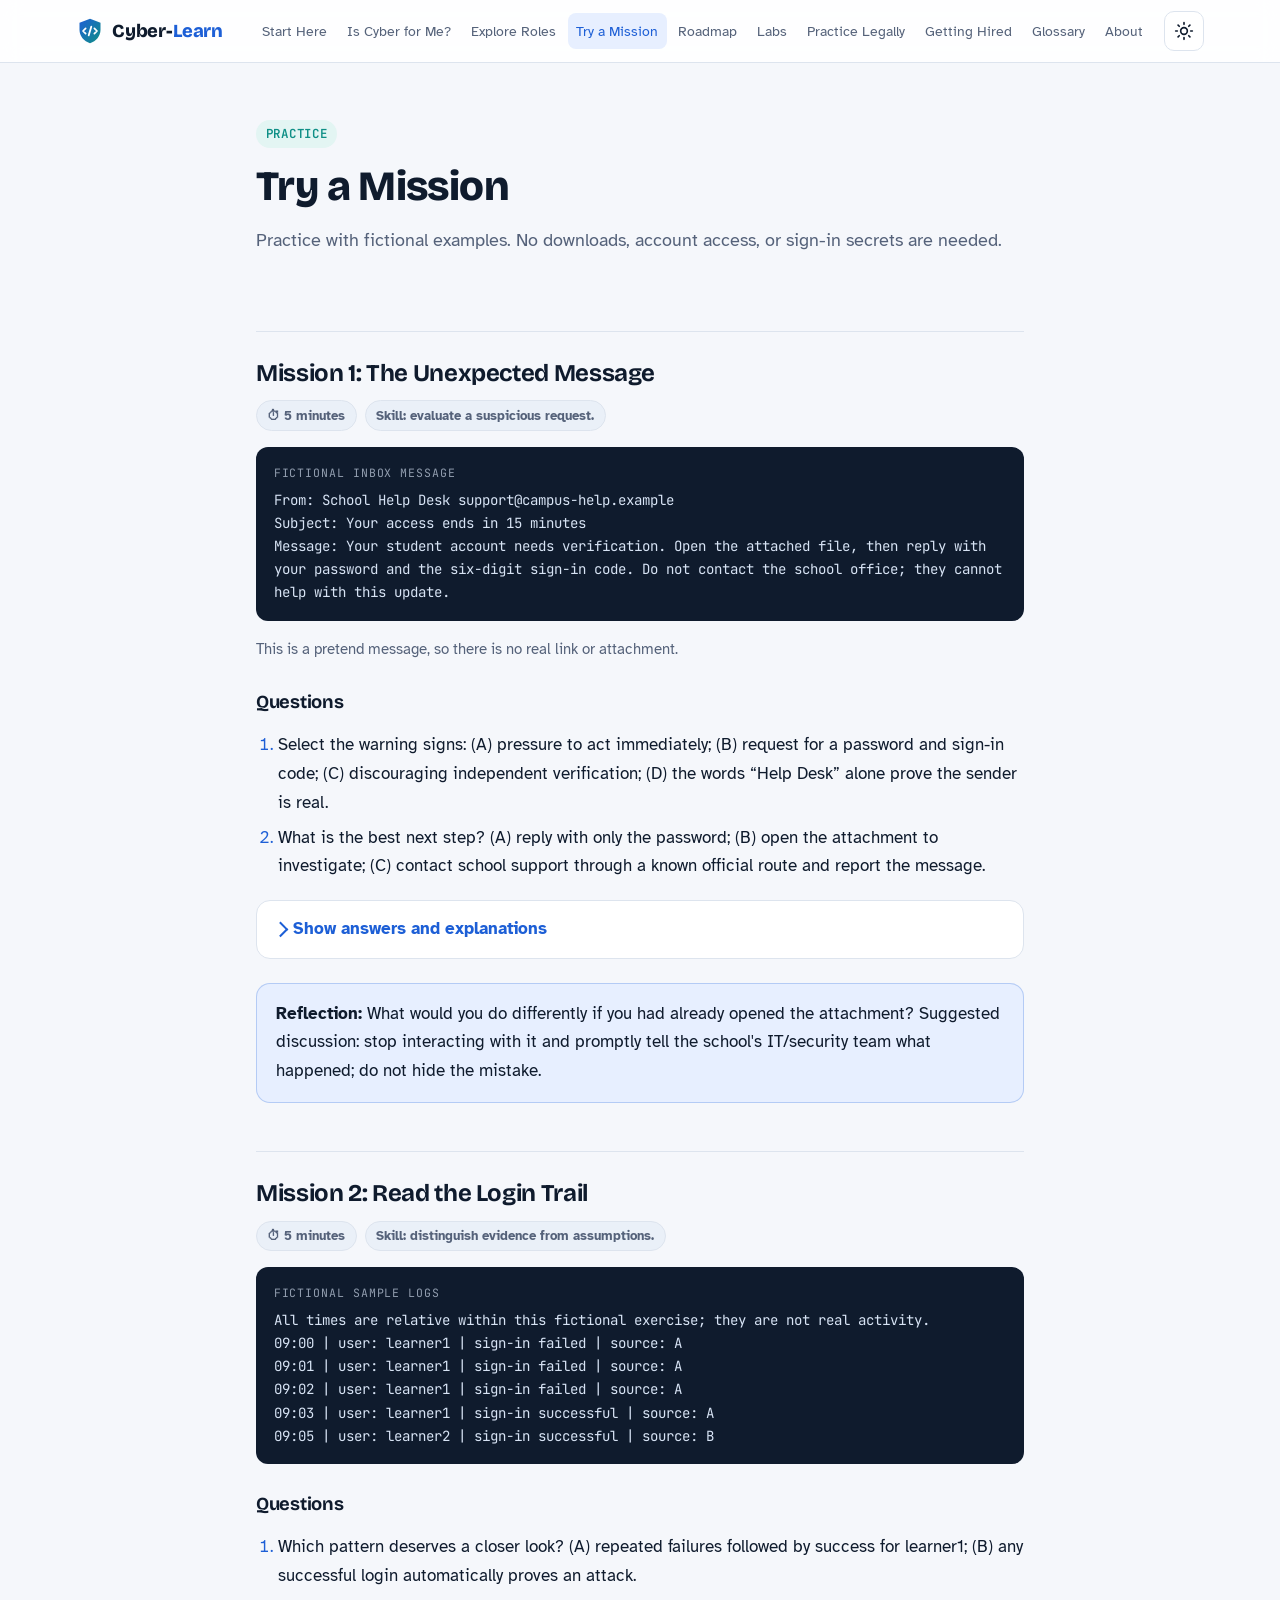
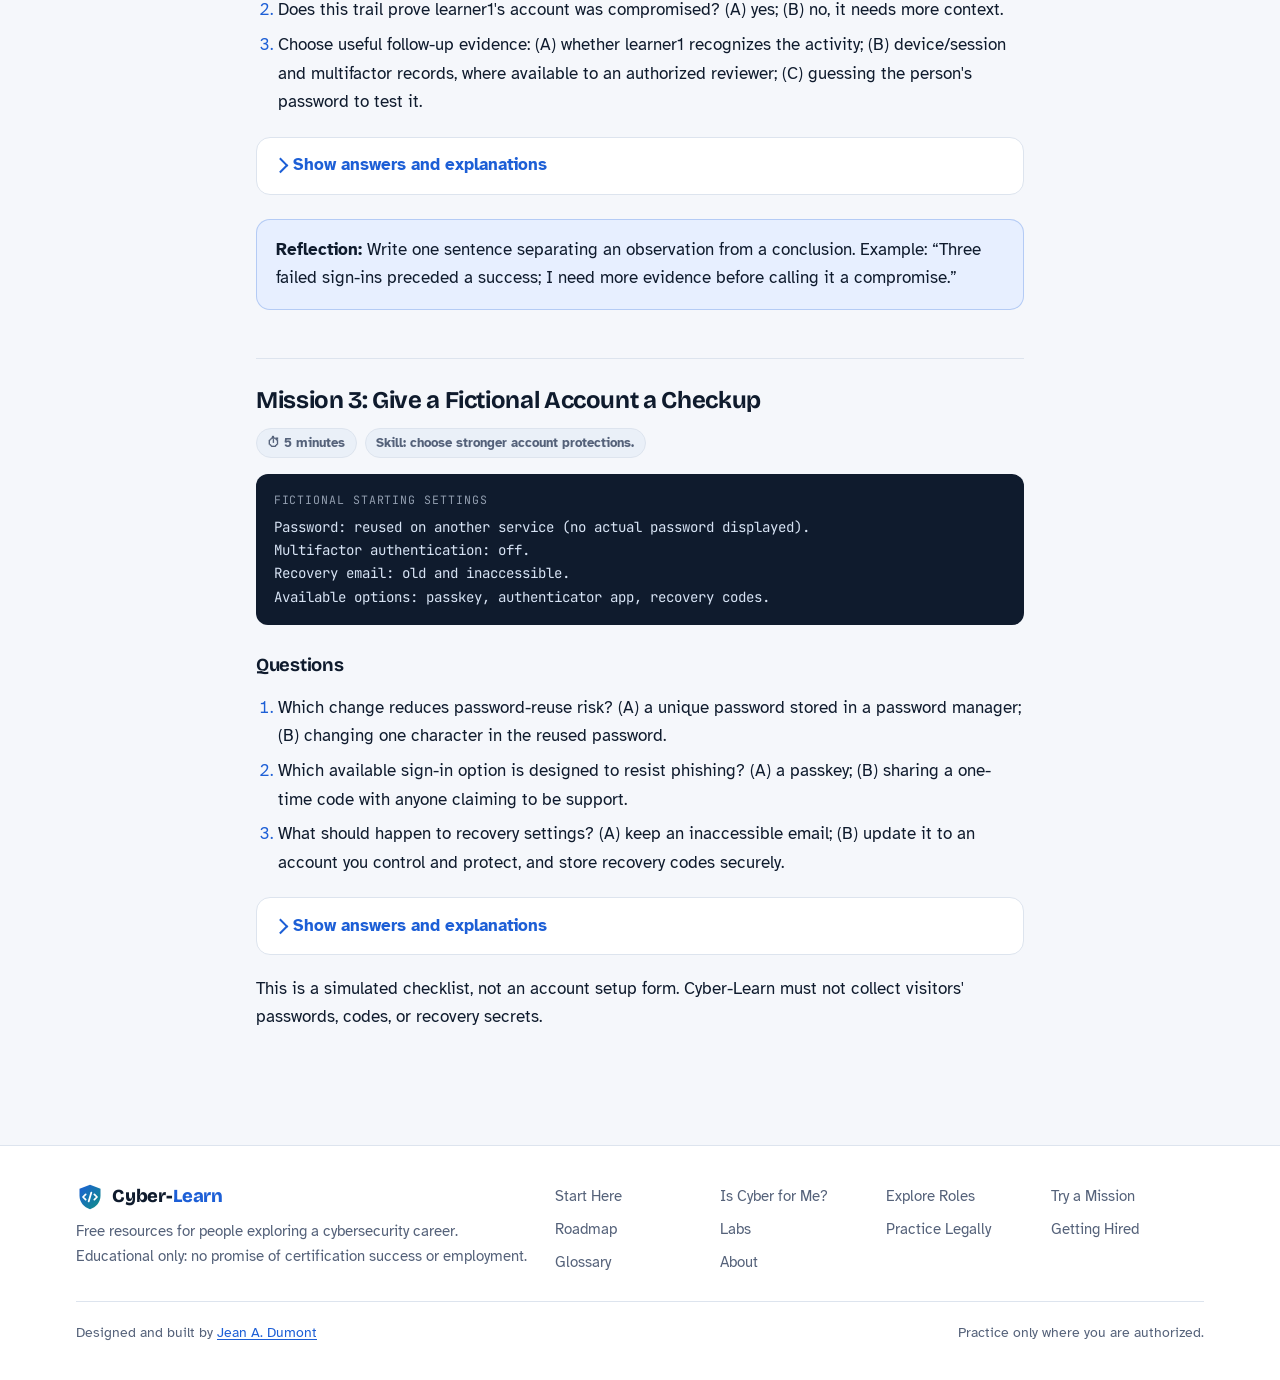
<file: missions.html>
<!doctype html>
<html lang="en"><head><meta charset="utf-8"><meta name="viewport" content="width=device-width,initial-scale=1">
<title>Try a Mission · Cyber-Learn</title>
<meta name="description" content="Three five-minute, fictional cybersecurity missions: spot phishing, read a login trail, and secure an account.">
<meta property="og:title" content="Try a Mission · Cyber-Learn"><meta property="og:description" content="Three five-minute, fictional cybersecurity missions: spot phishing, read a login trail, and secure an account."><meta property="og:type" content="website"><meta name="twitter:card" content="summary">
<meta name="theme-color" content="#1d5fd6">
<link rel="icon" href="assets/favicon.svg" type="image/svg+xml">
<link rel="preconnect" href="https://fonts.googleapis.com"><link rel="preconnect" href="https://fonts.gstatic.com" crossorigin>
<link rel="stylesheet" href="https://fonts.googleapis.com/css2?family=Atkinson+Hyperlegible:ital,wght@0,400;0,700;1,400&family=Bricolage+Grotesque:opsz,wght@12..96,600;12..96,800&family=JetBrains+Mono:wght@500;600&display=swap">
<link rel="stylesheet" href="assets/style.css">
<script>try{var t=localStorage.getItem('cl-theme');if(t)document.documentElement.dataset.theme=t}catch(e){}</script>
</head><body>
<a class="skip" href="#main">Skip to content</a>
<header class="site-header"><div class="bar"><a class="logo" href="index.html" aria-label="Cyber-Learn home"><svg viewBox="0 0 32 32" aria-hidden="true"><defs><linearGradient id="lg" x1="0" y1="0" x2="1" y2="1"><stop offset="0" stop-color="#1d5fd6"/><stop offset="1" stop-color="#0f8f86"/></linearGradient></defs><path d="M16 2 4 6.5v8.2c0 7.4 5.1 13.3 12 15.3 6.9-2 12-7.9 12-15.3V6.5L16 2Z" fill="url(#lg)"/><path d="m11 13-3 3 3 3M21 13l3 3-3 3M17.5 11l-3 10" fill="none" stroke="#fff" stroke-width="2" stroke-linecap="round" stroke-linejoin="round"/></svg><span class="wm">Cyber-<span>Learn</span></span></a><nav id="site-nav" class="site-nav" aria-label="Main"><a href="start-here.html">Start Here</a><a href="is-cyber-for-me.html">Is Cyber for Me?</a><a href="careers.html">Explore Roles</a><a href="missions.html" aria-current="page">Try a Mission</a><a href="roadmap.html">Roadmap</a><a href="labs.html">Labs</a><a href="practice-legally.html">Practice Legally</a><a href="getting-hired.html">Getting Hired</a><a href="glossary.html">Glossary</a><a href="about.html">About</a></nav><button class="icon-btn theme-btn" type="button" aria-label="Toggle dark mode"><svg class="sun" viewBox="0 0 24 24" fill="none" stroke="currentColor" stroke-width="2" stroke-linecap="round" aria-hidden="true"><circle cx="12" cy="12" r="4"/><path d="M12 2v2M12 20v2M4.9 4.9l1.4 1.4M17.7 17.7l1.4 1.4M2 12h2M20 12h2M4.9 19.1l1.4-1.4M17.7 6.3l1.4-1.4"/></svg><svg class="moon" viewBox="0 0 24 24" fill="none" stroke="currentColor" stroke-width="2" stroke-linecap="round" stroke-linejoin="round" aria-hidden="true"><path d="M21 12.8A9 9 0 1 1 11.2 3a7 7 0 0 0 9.8 9.8Z"/></svg></button><button class="icon-btn menu-btn" type="button" aria-label="Menu" aria-expanded="false" aria-controls="site-nav"><svg viewBox="0 0 24 24" fill="none" stroke="currentColor" stroke-width="2" stroke-linecap="round" aria-hidden="true"><path d="M4 7h16M4 12h16M4 17h16"/></svg></button></div></header>
<main id="main"><div class="page-head"><span class="eyebrow">Practice</span><h1>Try a Mission</h1><p class="lead">Practice with fictional examples. No downloads, account access, or sign-in secrets are needed.</p></div>
<h2>Mission 1: The Unexpected Message</h2>
<div class="meta"><span class="chip">⏱ 5 minutes</span><span class="chip">Skill: evaluate a suspicious request.</span></div>
<div class="sample" role="figure" aria-label="Fictional inbox message"><span class="sample-label">Fictional inbox message</span>From: School Help Desk &#115;&#117;&#112;&#112;&#111;&#114;&#116;&#64;&#99;&#97;&#109;&#112;&#117;&#115;&#45;&#104;&#101;&#108;&#112;&#46;&#101;&#120;&#97;&#109;&#112;&#108;&#101;
Subject: Your access ends in 15 minutes
Message: Your student account needs verification. Open the attached file, then reply with your password and the six-digit sign-in code. Do not contact the school office; they cannot help with this update.</div>
<p class="note">This is a pretend message, so there is no real link or attachment.</p>
<h3>Questions</h3>
<ol>
<li>Select the warning signs: (A) pressure to act immediately; (B) request for a password and sign-in code; (C) discouraging independent verification; (D) the words “Help Desk” alone prove the sender is real.</li>
<li>What is the best next step? (A) reply with only the password; (B) open the attachment to investigate; (C) contact school support through a known official route and report the message.</li>
</ol>
<details class="answers"><summary>Show answers and explanations</summary><ol>
<li>A, B, and C. Urgency, requests for sign-in secrets, and attempts to prevent verification are warning signs. A display name or official-sounding address is not proof of identity. These clues justify caution; no single cosmetic clue reliably identifies every phishing message.</li>
<li>C. Independently verify through contact details you already trust. Follow your school's reporting process. Do not share passwords or one-time codes or open an unexpected attachment to test it.</li>
</ol></details>
<blockquote><p><strong>Reflection:</strong> What would you do differently if you had already opened the attachment? Suggested discussion: stop interacting with it and promptly tell the school's IT/security team what happened; do not hide the mistake.</p></blockquote>
<h2>Mission 2: Read the Login Trail</h2>
<div class="meta"><span class="chip">⏱ 5 minutes</span><span class="chip">Skill: distinguish evidence from assumptions.</span></div>
<div class="sample" role="figure" aria-label="Fictional sample logs"><span class="sample-label">Fictional sample logs</span>All times are relative within this fictional exercise; they are not real activity.
09:00 | user: learner1 | sign-in failed | source: A
09:01 | user: learner1 | sign-in failed | source: A
09:02 | user: learner1 | sign-in failed | source: A
09:03 | user: learner1 | sign-in successful | source: A
09:05 | user: learner2 | sign-in successful | source: B</div>
<h3>Questions</h3>
<ol>
<li>Which pattern deserves a closer look? (A) repeated failures followed by success for learner1; (B) any successful login automatically proves an attack.</li>
<li>Does this trail prove learner1's account was compromised? (A) yes; (B) no, it needs more context.</li>
<li>Choose useful follow-up evidence: (A) whether learner1 recognizes the activity; (B) device/session and multifactor records, where available to an authorized reviewer; (C) guessing the person's password to test it.</li>
</ol>
<details class="answers"><summary>Show answers and explanations</summary><ol>
<li>A. A success after failures can merit investigation, but an ordinary typing mistake can produce the same pattern.</li>
<li>B. Logs record events, not the user's intent. The sample does not establish who was using the account.</li>
<li>A and B. Authorized reviewers can compare evidence and ask the account owner. Never attempt to sign into someone else's account.</li>
</ol></details>
<blockquote><p><strong>Reflection:</strong> Write one sentence separating an observation from a conclusion. Example: “Three failed sign-ins preceded a success; I need more evidence before calling it a compromise.”</p></blockquote>
<h2>Mission 3: Give a Fictional Account a Checkup</h2>
<div class="meta"><span class="chip">⏱ 5 minutes</span><span class="chip">Skill: choose stronger account protections.</span></div>
<div class="sample" role="figure" aria-label="Fictional starting settings"><span class="sample-label">Fictional starting settings</span>Password: reused on another service (no actual password displayed).
Multifactor authentication: off.
Recovery email: old and inaccessible.
Available options: passkey, authenticator app, recovery codes.</div>
<h3>Questions</h3>
<ol>
<li>Which change reduces password-reuse risk? (A) a unique password stored in a password manager; (B) changing one character in the reused password.</li>
<li>Which available sign-in option is designed to resist phishing? (A) a passkey; (B) sharing a one-time code with anyone claiming to be support.</li>
<li>What should happen to recovery settings? (A) keep an inaccessible email; (B) update it to an account you control and protect, and store recovery codes securely.</li>
</ol>
<details class="answers"><summary>Show answers and explanations</summary><ol>
<li>A. Unique passwords reduce the damage when a different service's password leaks. A password manager helps generate and keep track of them.</li>
<li>A. Passkeys are phishing-resistant. An authenticator app is another useful multifactor option when a passkey is unavailable, but its codes can still be phished. Never share sign-in codes with someone who contacts you.</li>
<li>B. Recovery needs to work when you lose normal access. Treat recovery codes as secrets and follow the service's storage guidance.</li>
</ol></details>
<p>This is a simulated checklist, not an account setup form. Cyber-Learn must not collect visitors' passwords, codes, or recovery secrets.</p></main>
<footer class="site-footer"><div class="foot"><div><a class="logo" href="index.html"><svg viewBox="0 0 32 32" aria-hidden="true"><defs><linearGradient id="lg" x1="0" y1="0" x2="1" y2="1"><stop offset="0" stop-color="#1d5fd6"/><stop offset="1" stop-color="#0f8f86"/></linearGradient></defs><path d="M16 2 4 6.5v8.2c0 7.4 5.1 13.3 12 15.3 6.9-2 12-7.9 12-15.3V6.5L16 2Z" fill="url(#lg)"/><path d="m11 13-3 3 3 3M21 13l3 3-3 3M17.5 11l-3 10" fill="none" stroke="#fff" stroke-width="2" stroke-linecap="round" stroke-linejoin="round"/></svg><span class="wm">Cyber-<span>Learn</span></span></a><p>Free resources for people exploring a cybersecurity career. Educational only: no promise of certification success or employment.</p></div><nav aria-label="Footer"><a href="start-here.html">Start Here</a><a href="is-cyber-for-me.html">Is Cyber for Me?</a><a href="careers.html">Explore Roles</a><a href="missions.html">Try a Mission</a><a href="roadmap.html">Roadmap</a><a href="labs.html">Labs</a><a href="practice-legally.html">Practice Legally</a><a href="getting-hired.html">Getting Hired</a><a href="glossary.html">Glossary</a><a href="about.html">About</a></nav><div class="credit"><span>Designed and built by <a href="about.html">Jean A. Dumont</a></span><span>Practice only where you are authorized.</span></div></div></footer>
<script src="assets/site.js" defer></script>
</body></html>
</file>
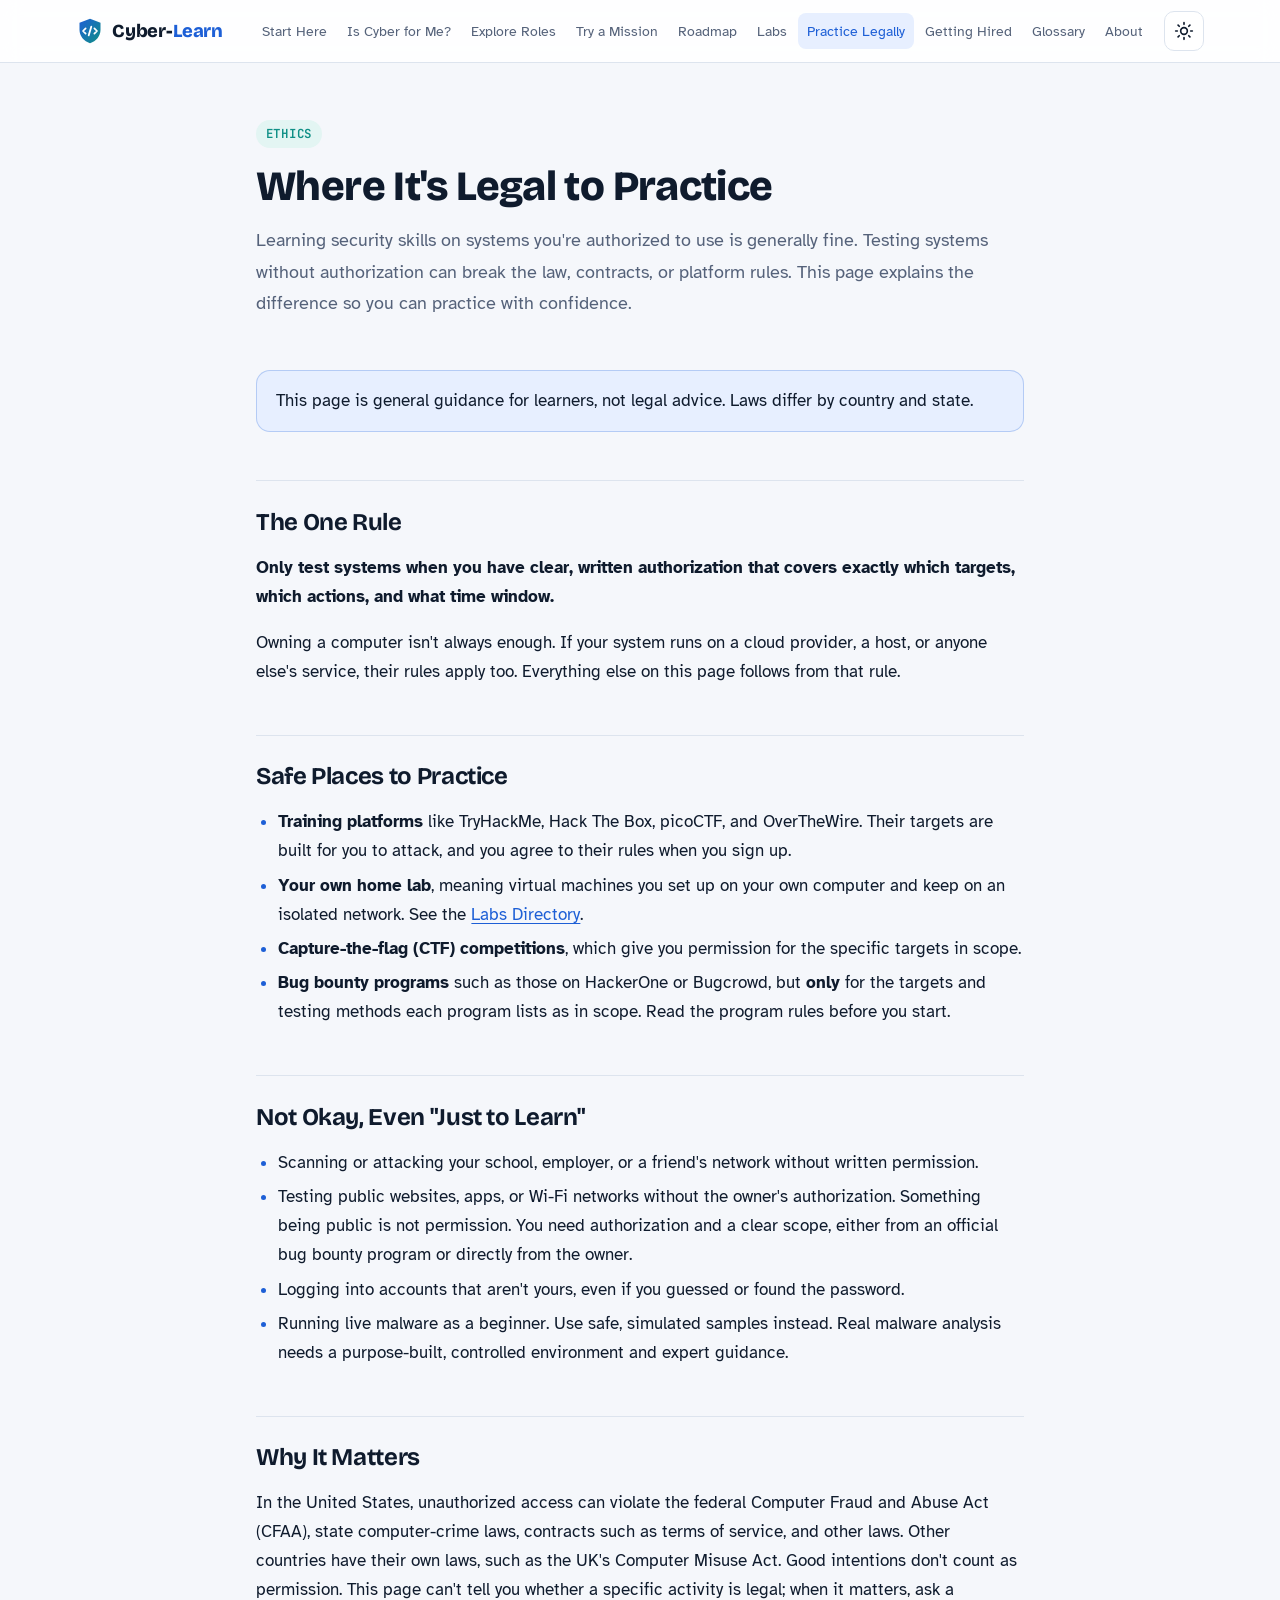
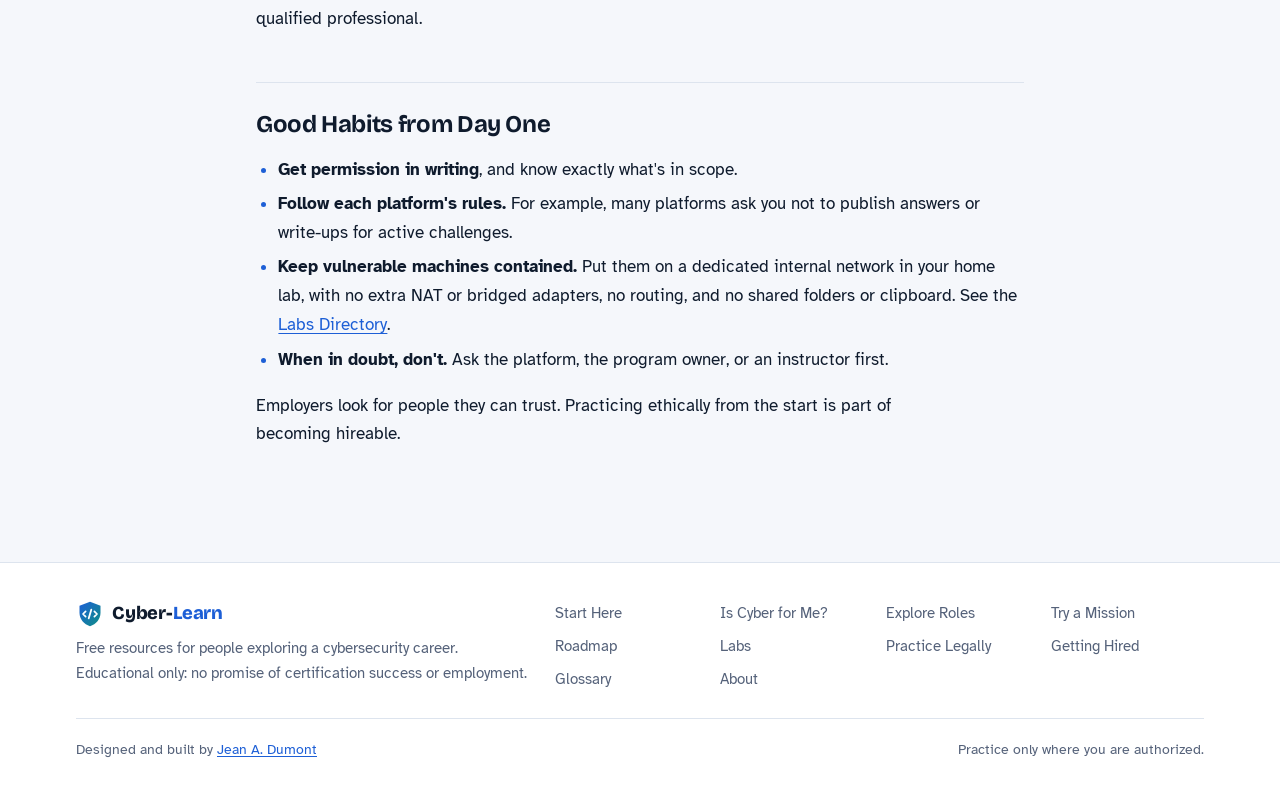
<file: practice-legally.html>
<!doctype html>
<html lang="en"><head><meta charset="utf-8"><meta name="viewport" content="width=device-width,initial-scale=1">
<title>Practice Legally · Cyber-Learn</title>
<meta name="description" content="Where and how it is legal to practice hacking skills, and habits that keep you safe.">
<meta property="og:title" content="Practice Legally · Cyber-Learn"><meta property="og:description" content="Where and how it is legal to practice hacking skills, and habits that keep you safe."><meta property="og:type" content="website"><meta name="twitter:card" content="summary">
<meta name="theme-color" content="#1d5fd6">
<link rel="icon" href="assets/favicon.svg" type="image/svg+xml">
<link rel="preconnect" href="https://fonts.googleapis.com"><link rel="preconnect" href="https://fonts.gstatic.com" crossorigin>
<link rel="stylesheet" href="https://fonts.googleapis.com/css2?family=Atkinson+Hyperlegible:ital,wght@0,400;0,700;1,400&family=Bricolage+Grotesque:opsz,wght@12..96,600;12..96,800&family=JetBrains+Mono:wght@500;600&display=swap">
<link rel="stylesheet" href="assets/style.css">
<script>try{var t=localStorage.getItem('cl-theme');if(t)document.documentElement.dataset.theme=t}catch(e){}</script>
</head><body>
<a class="skip" href="#main">Skip to content</a>
<header class="site-header"><div class="bar"><a class="logo" href="index.html" aria-label="Cyber-Learn home"><svg viewBox="0 0 32 32" aria-hidden="true"><defs><linearGradient id="lg" x1="0" y1="0" x2="1" y2="1"><stop offset="0" stop-color="#1d5fd6"/><stop offset="1" stop-color="#0f8f86"/></linearGradient></defs><path d="M16 2 4 6.5v8.2c0 7.4 5.1 13.3 12 15.3 6.9-2 12-7.9 12-15.3V6.5L16 2Z" fill="url(#lg)"/><path d="m11 13-3 3 3 3M21 13l3 3-3 3M17.5 11l-3 10" fill="none" stroke="#fff" stroke-width="2" stroke-linecap="round" stroke-linejoin="round"/></svg><span class="wm">Cyber-<span>Learn</span></span></a><nav id="site-nav" class="site-nav" aria-label="Main"><a href="start-here.html">Start Here</a><a href="is-cyber-for-me.html">Is Cyber for Me?</a><a href="careers.html">Explore Roles</a><a href="missions.html">Try a Mission</a><a href="roadmap.html">Roadmap</a><a href="labs.html">Labs</a><a href="practice-legally.html" aria-current="page">Practice Legally</a><a href="getting-hired.html">Getting Hired</a><a href="glossary.html">Glossary</a><a href="about.html">About</a></nav><button class="icon-btn theme-btn" type="button" aria-label="Toggle dark mode"><svg class="sun" viewBox="0 0 24 24" fill="none" stroke="currentColor" stroke-width="2" stroke-linecap="round" aria-hidden="true"><circle cx="12" cy="12" r="4"/><path d="M12 2v2M12 20v2M4.9 4.9l1.4 1.4M17.7 17.7l1.4 1.4M2 12h2M20 12h2M4.9 19.1l1.4-1.4M17.7 6.3l1.4-1.4"/></svg><svg class="moon" viewBox="0 0 24 24" fill="none" stroke="currentColor" stroke-width="2" stroke-linecap="round" stroke-linejoin="round" aria-hidden="true"><path d="M21 12.8A9 9 0 1 1 11.2 3a7 7 0 0 0 9.8 9.8Z"/></svg></button><button class="icon-btn menu-btn" type="button" aria-label="Menu" aria-expanded="false" aria-controls="site-nav"><svg viewBox="0 0 24 24" fill="none" stroke="currentColor" stroke-width="2" stroke-linecap="round" aria-hidden="true"><path d="M4 7h16M4 12h16M4 17h16"/></svg></button></div></header>
<main id="main"><div class="page-head"><span class="eyebrow">Ethics</span><h1>Where It's Legal to Practice</h1><p class="lead">Learning security skills on systems you're authorized to use is generally fine. Testing systems without authorization can break the law, contracts, or platform rules. This page explains the difference so you can practice with confidence.</p></div>
<blockquote>
<p>This page is general guidance for learners, not legal advice. Laws differ by country and state.</p>
</blockquote>
<h2>The One Rule</h2>
<p><strong>Only test systems when you have clear, written authorization that covers exactly which targets, which actions, and what time window.</strong></p>
<p>Owning a computer isn't always enough. If your system runs on a cloud provider, a host, or anyone else's service, their rules apply too. Everything else on this page follows from that rule.</p>
<h2>Safe Places to Practice</h2>
<ul>
<li><strong>Training platforms</strong> like TryHackMe, Hack The Box, picoCTF, and OverTheWire. Their targets are built for you to attack, and you agree to their rules when you sign up.</li>
<li><strong>Your own home lab</strong>, meaning virtual machines you set up on your own computer and keep on an isolated network. See the <a href="labs.html">Labs Directory</a>.</li>
<li><strong>Capture-the-flag (CTF) competitions</strong>, which give you permission for the specific targets in scope.</li>
<li><strong>Bug bounty programs</strong> such as those on HackerOne or Bugcrowd, but <strong>only</strong> for the targets and testing methods each program lists as in scope. Read the program rules before you start.</li>
</ul>
<h2>Not Okay, Even "Just to Learn"</h2>
<ul>
<li>Scanning or attacking your school, employer, or a friend's network without written permission.</li>
<li>Testing public websites, apps, or Wi-Fi networks without the owner's authorization. Something being public is not permission. You need authorization and a clear scope, either from an official bug bounty program or directly from the owner.</li>
<li>Logging into accounts that aren't yours, even if you guessed or found the password.</li>
<li>Running live malware as a beginner. Use safe, simulated samples instead. Real malware analysis needs a purpose-built, controlled environment and expert guidance.</li>
</ul>
<h2>Why It Matters</h2>
<p>In the United States, unauthorized access can violate the federal Computer Fraud and Abuse Act (CFAA), state computer-crime laws, contracts such as terms of service, and other laws. Other countries have their own laws, such as the UK's Computer Misuse Act. Good intentions don't count as permission. This page can't tell you whether a specific activity is legal; when it matters, ask a qualified professional.</p>
<h2>Good Habits from Day One</h2>
<ul>
<li><strong>Get permission in writing</strong>, and know exactly what's in scope.</li>
<li><strong>Follow each platform's rules.</strong> For example, many platforms ask you not to publish answers or write-ups for active challenges.</li>
<li><strong>Keep vulnerable machines contained.</strong> Put them on a dedicated internal network in your home lab, with no extra NAT or bridged adapters, no routing, and no shared folders or clipboard. See the <a href="labs.html">Labs Directory</a>.</li>
<li><strong>When in doubt, don't.</strong> Ask the platform, the program owner, or an instructor first.</li>
</ul>
<p>Employers look for people they can trust. Practicing ethically from the start is part of becoming hireable.</p></main>
<footer class="site-footer"><div class="foot"><div><a class="logo" href="index.html"><svg viewBox="0 0 32 32" aria-hidden="true"><defs><linearGradient id="lg" x1="0" y1="0" x2="1" y2="1"><stop offset="0" stop-color="#1d5fd6"/><stop offset="1" stop-color="#0f8f86"/></linearGradient></defs><path d="M16 2 4 6.5v8.2c0 7.4 5.1 13.3 12 15.3 6.9-2 12-7.9 12-15.3V6.5L16 2Z" fill="url(#lg)"/><path d="m11 13-3 3 3 3M21 13l3 3-3 3M17.5 11l-3 10" fill="none" stroke="#fff" stroke-width="2" stroke-linecap="round" stroke-linejoin="round"/></svg><span class="wm">Cyber-<span>Learn</span></span></a><p>Free resources for people exploring a cybersecurity career. Educational only: no promise of certification success or employment.</p></div><nav aria-label="Footer"><a href="start-here.html">Start Here</a><a href="is-cyber-for-me.html">Is Cyber for Me?</a><a href="careers.html">Explore Roles</a><a href="missions.html">Try a Mission</a><a href="roadmap.html">Roadmap</a><a href="labs.html">Labs</a><a href="practice-legally.html">Practice Legally</a><a href="getting-hired.html">Getting Hired</a><a href="glossary.html">Glossary</a><a href="about.html">About</a></nav><div class="credit"><span>Designed and built by <a href="about.html">Jean A. Dumont</a></span><span>Practice only where you are authorized.</span></div></div></footer>
<script src="assets/site.js" defer></script>
</body></html>
</file>
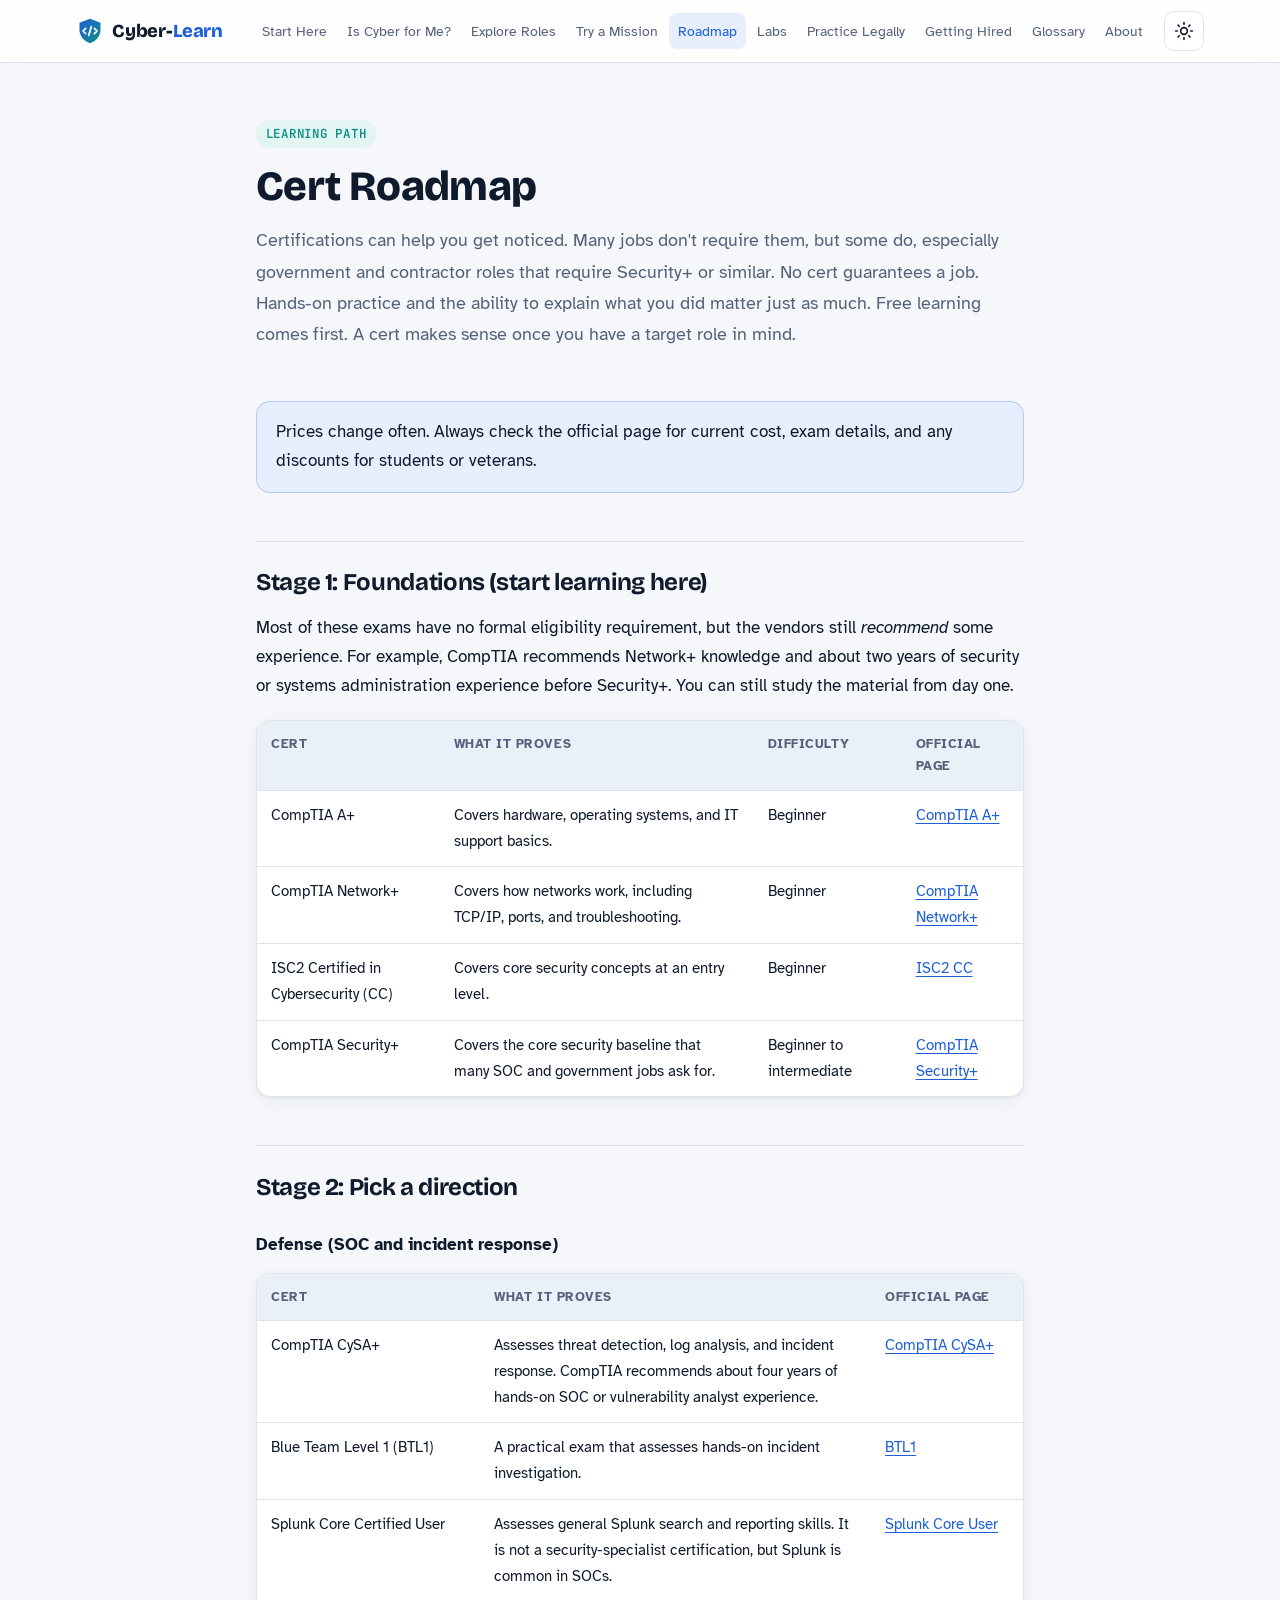
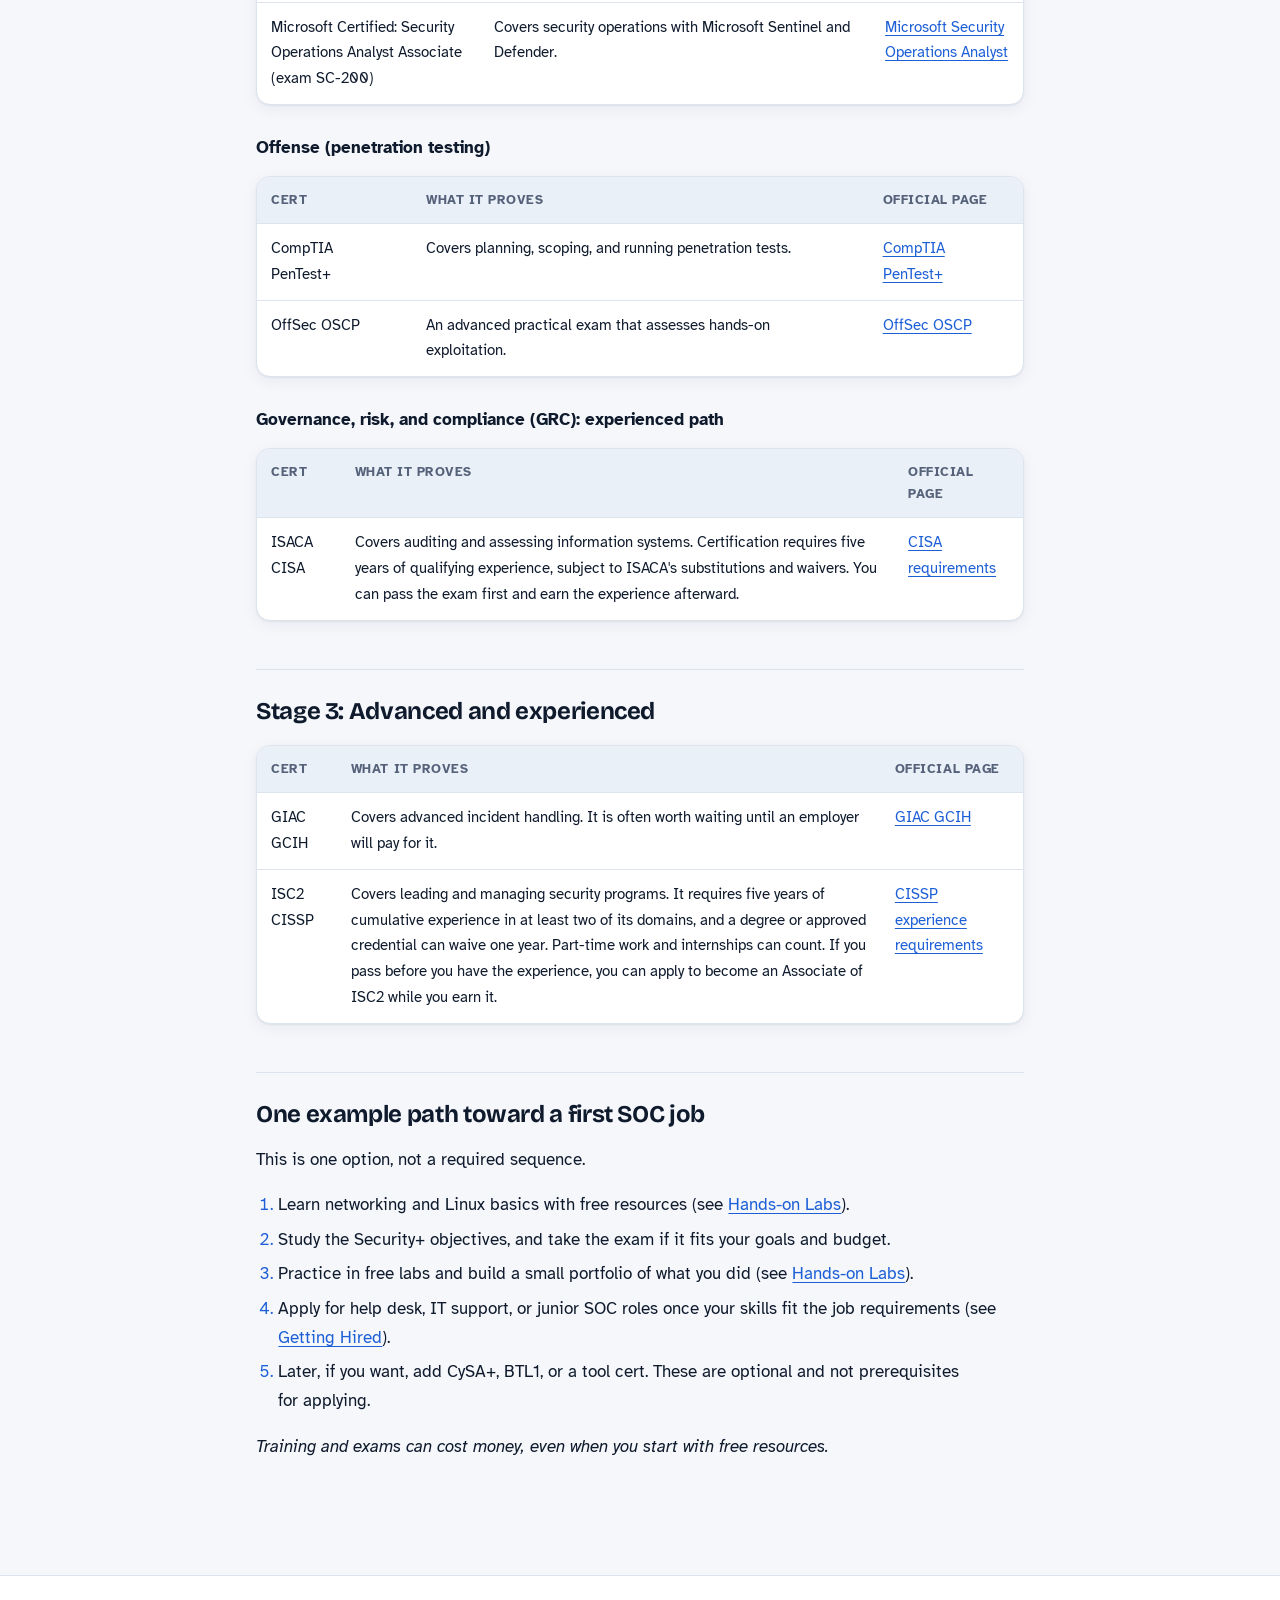
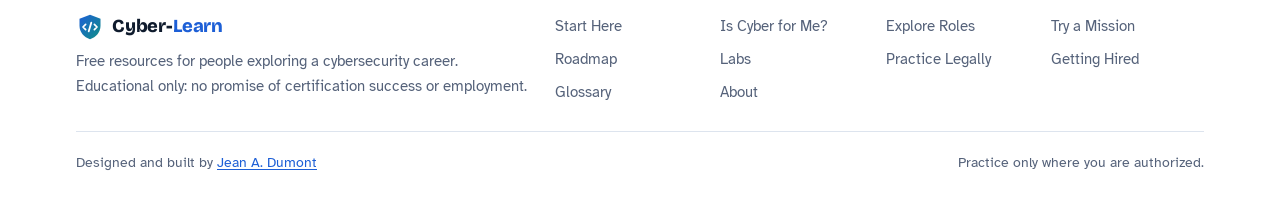
<file: roadmap.html>
<!doctype html>
<html lang="en"><head><meta charset="utf-8"><meta name="viewport" content="width=device-width,initial-scale=1">
<title>Roadmap · Cyber-Learn</title>
<meta name="description" content="A staged roadmap of free resources and optional cybersecurity certifications.">
<meta property="og:title" content="Roadmap · Cyber-Learn"><meta property="og:description" content="A staged roadmap of free resources and optional cybersecurity certifications."><meta property="og:type" content="website"><meta name="twitter:card" content="summary">
<meta name="theme-color" content="#1d5fd6">
<link rel="icon" href="assets/favicon.svg" type="image/svg+xml">
<link rel="preconnect" href="https://fonts.googleapis.com"><link rel="preconnect" href="https://fonts.gstatic.com" crossorigin>
<link rel="stylesheet" href="https://fonts.googleapis.com/css2?family=Atkinson+Hyperlegible:ital,wght@0,400;0,700;1,400&family=Bricolage+Grotesque:opsz,wght@12..96,600;12..96,800&family=JetBrains+Mono:wght@500;600&display=swap">
<link rel="stylesheet" href="assets/style.css">
<script>try{var t=localStorage.getItem('cl-theme');if(t)document.documentElement.dataset.theme=t}catch(e){}</script>
</head><body>
<a class="skip" href="#main">Skip to content</a>
<header class="site-header"><div class="bar"><a class="logo" href="index.html" aria-label="Cyber-Learn home"><svg viewBox="0 0 32 32" aria-hidden="true"><defs><linearGradient id="lg" x1="0" y1="0" x2="1" y2="1"><stop offset="0" stop-color="#1d5fd6"/><stop offset="1" stop-color="#0f8f86"/></linearGradient></defs><path d="M16 2 4 6.5v8.2c0 7.4 5.1 13.3 12 15.3 6.9-2 12-7.9 12-15.3V6.5L16 2Z" fill="url(#lg)"/><path d="m11 13-3 3 3 3M21 13l3 3-3 3M17.5 11l-3 10" fill="none" stroke="#fff" stroke-width="2" stroke-linecap="round" stroke-linejoin="round"/></svg><span class="wm">Cyber-<span>Learn</span></span></a><nav id="site-nav" class="site-nav" aria-label="Main"><a href="start-here.html">Start Here</a><a href="is-cyber-for-me.html">Is Cyber for Me?</a><a href="careers.html">Explore Roles</a><a href="missions.html">Try a Mission</a><a href="roadmap.html" aria-current="page">Roadmap</a><a href="labs.html">Labs</a><a href="practice-legally.html">Practice Legally</a><a href="getting-hired.html">Getting Hired</a><a href="glossary.html">Glossary</a><a href="about.html">About</a></nav><button class="icon-btn theme-btn" type="button" aria-label="Toggle dark mode"><svg class="sun" viewBox="0 0 24 24" fill="none" stroke="currentColor" stroke-width="2" stroke-linecap="round" aria-hidden="true"><circle cx="12" cy="12" r="4"/><path d="M12 2v2M12 20v2M4.9 4.9l1.4 1.4M17.7 17.7l1.4 1.4M2 12h2M20 12h2M4.9 19.1l1.4-1.4M17.7 6.3l1.4-1.4"/></svg><svg class="moon" viewBox="0 0 24 24" fill="none" stroke="currentColor" stroke-width="2" stroke-linecap="round" stroke-linejoin="round" aria-hidden="true"><path d="M21 12.8A9 9 0 1 1 11.2 3a7 7 0 0 0 9.8 9.8Z"/></svg></button><button class="icon-btn menu-btn" type="button" aria-label="Menu" aria-expanded="false" aria-controls="site-nav"><svg viewBox="0 0 24 24" fill="none" stroke="currentColor" stroke-width="2" stroke-linecap="round" aria-hidden="true"><path d="M4 7h16M4 12h16M4 17h16"/></svg></button></div></header>
<main id="main"><div class="page-head"><span class="eyebrow">Learning path</span><h1>Cert Roadmap</h1><p class="lead">Certifications can help you get noticed. Many jobs don't require them, but some do, especially government and contractor roles that require Security+ or similar. No cert guarantees a job. Hands-on practice and the ability to explain what you did matter just as much. Free learning comes first. A cert makes sense once you have a target role in mind.</p></div>
<blockquote>
<p>Prices change often. Always check the official page for current cost, exam details, and any discounts for students or veterans.</p>
</blockquote>
<h2>Stage 1: Foundations (start learning here)</h2>
<p>Most of these exams have no formal eligibility requirement, but the vendors still <em>recommend</em> some experience. For example, CompTIA recommends Network+ knowledge and about two years of security or systems administration experience before Security+. You can still study the material from day one.</p>
<div class="table-wrap"><table>
<thead>
<tr>
<th>Cert</th>
<th>What it proves</th>
<th>Difficulty</th>
<th>Official page</th>
</tr>
</thead>
<tbody>
<tr>
<td>CompTIA A+</td>
<td>Covers hardware, operating systems, and IT support basics.</td>
<td>Beginner</td>
<td><a href="https://www.comptia.org/certifications/a">CompTIA A+</a></td>
</tr>
<tr>
<td>CompTIA Network+</td>
<td>Covers how networks work, including TCP/IP, ports, and troubleshooting.</td>
<td>Beginner</td>
<td><a href="https://www.comptia.org/certifications/network">CompTIA Network+</a></td>
</tr>
<tr>
<td>ISC2 Certified in Cybersecurity (CC)</td>
<td>Covers core security concepts at an entry level.</td>
<td>Beginner</td>
<td><a href="https://www.isc2.org/certifications/cc">ISC2 CC</a></td>
</tr>
<tr>
<td>CompTIA Security+</td>
<td>Covers the core security baseline that many SOC and government jobs ask for.</td>
<td>Beginner to intermediate</td>
<td><a href="https://www.comptia.org/certifications/security">CompTIA Security+</a></td>
</tr>
</tbody>
</table></div>
<h2>Stage 2: Pick a direction</h2>
<p class="table-title"><strong>Defense (SOC and incident response)</strong></p>
<div class="table-wrap"><table><thead><tr><th>Cert</th><th>What it proves</th><th>Official page</th></tr></thead><tbody><tr><td>CompTIA CySA+</td><td>Assesses threat detection, log analysis, and incident response. CompTIA recommends about four years of hands-on SOC or vulnerability analyst experience.</td><td><a href="https://www.comptia.org/certifications/cybersecurity-analyst">CompTIA CySA+</a></td></tr><tr><td>Blue Team Level 1 (BTL1)</td><td>A practical exam that assesses hands-on incident investigation.</td><td><a href="https://www.securityblue.team/certifications/blue-team-level-1">BTL1</a></td></tr><tr><td>Splunk Core Certified User</td><td>Assesses general Splunk search and reporting skills. It is not a security-specialist certification, but Splunk is common in SOCs.</td><td><a href="https://www.splunk.com/en_us/training/certification-track/splunk-core-certified-user.html">Splunk Core User</a></td></tr><tr><td>Microsoft Certified: Security Operations Analyst Associate (exam SC-200)</td><td>Covers security operations with Microsoft Sentinel and Defender.</td><td><a href="https://learn.microsoft.com/en-us/credentials/certifications/security-operations-analyst/">Microsoft Security Operations Analyst</a></td></tr></tbody></table></div>
<p class="table-title"><strong>Offense (penetration testing)</strong></p>
<div class="table-wrap"><table><thead><tr><th>Cert</th><th>What it proves</th><th>Official page</th></tr></thead><tbody><tr><td>CompTIA PenTest+</td><td>Covers planning, scoping, and running penetration tests.</td><td><a href="https://www.comptia.org/certifications/pentest">CompTIA PenTest+</a></td></tr><tr><td>OffSec OSCP</td><td>An advanced practical exam that assesses hands-on exploitation.</td><td><a href="https://www.offsec.com/courses/pen-200/">OffSec OSCP</a></td></tr></tbody></table></div>
<p class="table-title"><strong>Governance, risk, and compliance (GRC): experienced path</strong></p>
<div class="table-wrap"><table><thead><tr><th>Cert</th><th>What it proves</th><th>Official page</th></tr></thead><tbody><tr><td>ISACA CISA</td><td>Covers auditing and assessing information systems. Certification requires five years of qualifying experience, subject to ISACA's substitutions and waivers. You can pass the exam first and earn the experience afterward.</td><td><a href="https://www.isaca.org/credentialing/cisa/get-cisa-certified">CISA requirements</a></td></tr></tbody></table></div>
<h2>Stage 3: Advanced and experienced</h2>
<div class="table-wrap"><table>
<thead>
<tr>
<th>Cert</th>
<th>What it proves</th>
<th>Official page</th>
</tr>
</thead>
<tbody>
<tr>
<td>GIAC GCIH</td>
<td>Covers advanced incident handling. It is often worth waiting until an employer will pay for it.</td>
<td><a href="https://www.giac.org/certifications/certified-incident-handler-gcih/">GIAC GCIH</a></td>
</tr>
<tr>
<td>ISC2 CISSP</td>
<td>Covers leading and managing security programs. It requires five years of cumulative experience in at least two of its domains, and a degree or approved credential can waive one year. Part-time work and internships can count. If you pass before you have the experience, you can apply to become an Associate of ISC2 while you earn it.</td>
<td><a href="https://www.isc2.org/certifications/cissp/cissp-experience-requirements">CISSP experience requirements</a></td>
</tr>
</tbody>
</table></div>
<h2>One example path toward a first SOC job</h2>
<p>This is one option, not a required sequence.</p>
<ol><li>Learn networking and Linux basics with free resources (see <a href="labs.html">Hands-on Labs</a>).</li><li>Study the Security+ objectives, and take the exam if it fits your goals and budget.</li><li>Practice in free labs and build a small portfolio of what you did (see <a href="labs.html">Hands-on Labs</a>).</li><li>Apply for help desk, IT support, or junior SOC roles once your skills fit the job requirements (see <a href="getting-hired.html">Getting Hired</a>).</li><li>Later, if you want, add CySA+, BTL1, or a tool cert. These are optional and not prerequisites for applying.</li></ol>
<p><em>Training and exams can cost money, even when you start with free resources.</em></p></main>
<footer class="site-footer"><div class="foot"><div><a class="logo" href="index.html"><svg viewBox="0 0 32 32" aria-hidden="true"><defs><linearGradient id="lg" x1="0" y1="0" x2="1" y2="1"><stop offset="0" stop-color="#1d5fd6"/><stop offset="1" stop-color="#0f8f86"/></linearGradient></defs><path d="M16 2 4 6.5v8.2c0 7.4 5.1 13.3 12 15.3 6.9-2 12-7.9 12-15.3V6.5L16 2Z" fill="url(#lg)"/><path d="m11 13-3 3 3 3M21 13l3 3-3 3M17.5 11l-3 10" fill="none" stroke="#fff" stroke-width="2" stroke-linecap="round" stroke-linejoin="round"/></svg><span class="wm">Cyber-<span>Learn</span></span></a><p>Free resources for people exploring a cybersecurity career. Educational only: no promise of certification success or employment.</p></div><nav aria-label="Footer"><a href="start-here.html">Start Here</a><a href="is-cyber-for-me.html">Is Cyber for Me?</a><a href="careers.html">Explore Roles</a><a href="missions.html">Try a Mission</a><a href="roadmap.html">Roadmap</a><a href="labs.html">Labs</a><a href="practice-legally.html">Practice Legally</a><a href="getting-hired.html">Getting Hired</a><a href="glossary.html">Glossary</a><a href="about.html">About</a></nav><div class="credit"><span>Designed and built by <a href="about.html">Jean A. Dumont</a></span><span>Practice only where you are authorized.</span></div></div></footer>
<script src="assets/site.js" defer></script>
</body></html>
</file>
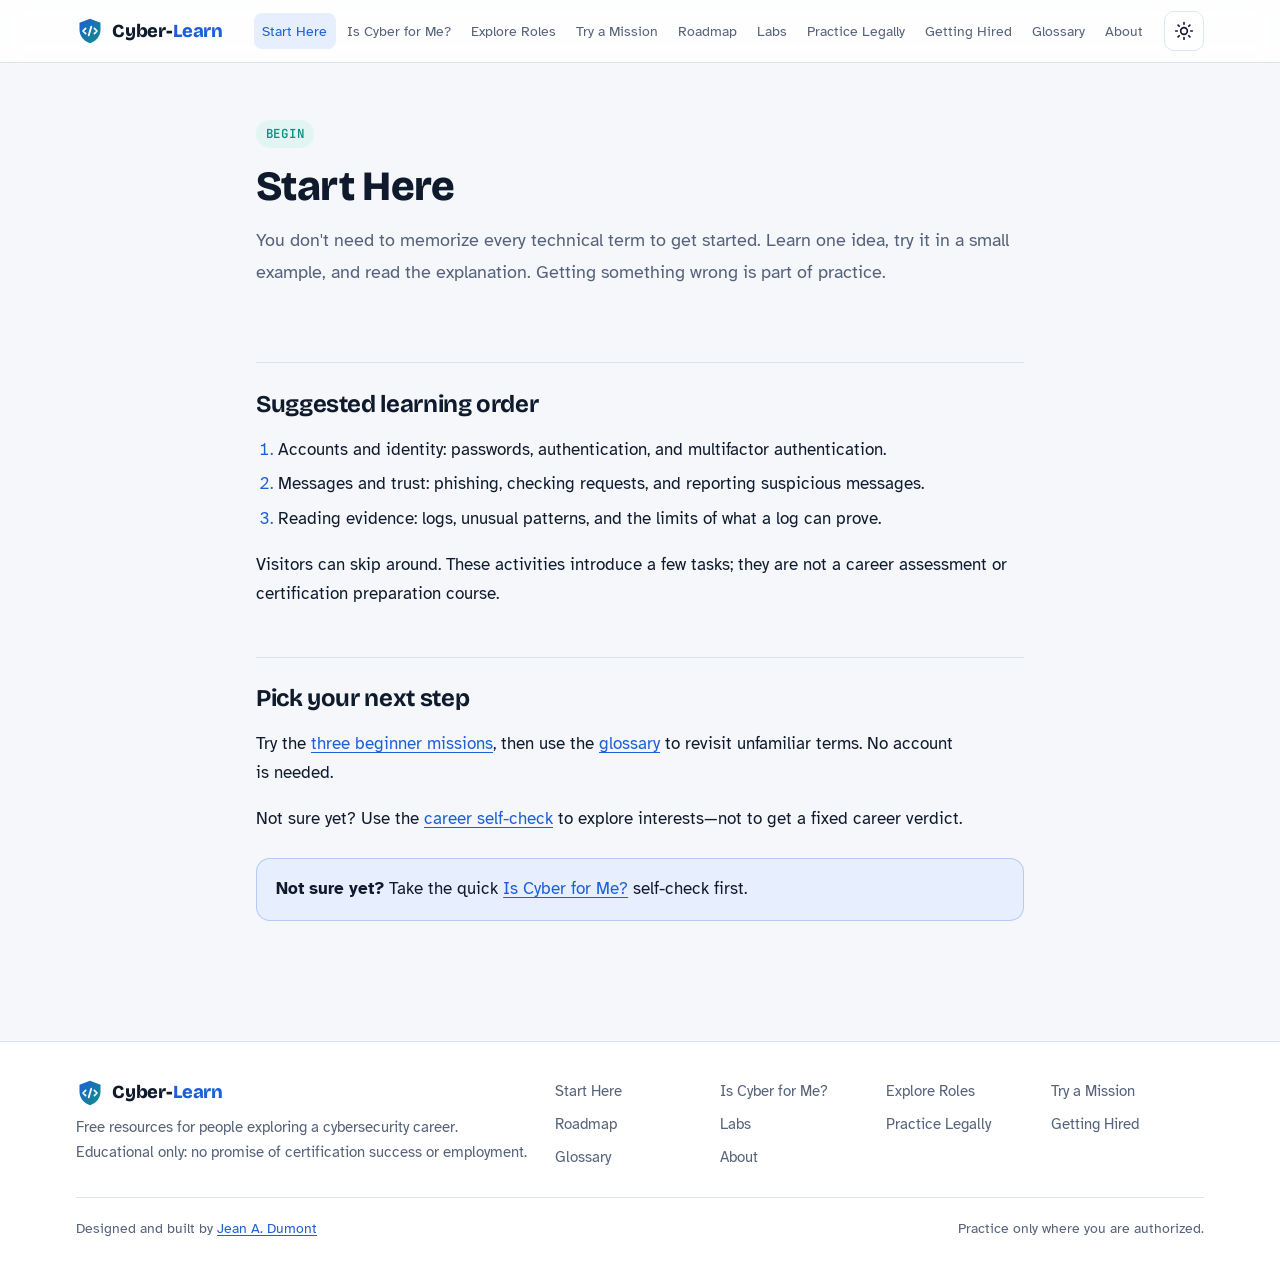
<file: start-here.html>
<!doctype html>
<html lang="en"><head><meta charset="utf-8"><meta name="viewport" content="width=device-width,initial-scale=1">
<title>Start Here · Cyber-Learn</title>
<meta name="description" content="New to cybersecurity? A short suggested learning order and your first steps on Cyber-Learn.">
<meta property="og:title" content="Start Here · Cyber-Learn"><meta property="og:description" content="New to cybersecurity? A short suggested learning order and your first steps on Cyber-Learn."><meta property="og:type" content="website"><meta name="twitter:card" content="summary">
<meta name="theme-color" content="#1d5fd6">
<link rel="icon" href="assets/favicon.svg" type="image/svg+xml">
<link rel="preconnect" href="https://fonts.googleapis.com"><link rel="preconnect" href="https://fonts.gstatic.com" crossorigin>
<link rel="stylesheet" href="https://fonts.googleapis.com/css2?family=Atkinson+Hyperlegible:ital,wght@0,400;0,700;1,400&family=Bricolage+Grotesque:opsz,wght@12..96,600;12..96,800&family=JetBrains+Mono:wght@500;600&display=swap">
<link rel="stylesheet" href="assets/style.css">
<script>try{var t=localStorage.getItem('cl-theme');if(t)document.documentElement.dataset.theme=t}catch(e){}</script>
</head><body>
<a class="skip" href="#main">Skip to content</a>
<header class="site-header"><div class="bar"><a class="logo" href="index.html" aria-label="Cyber-Learn home"><svg viewBox="0 0 32 32" aria-hidden="true"><defs><linearGradient id="lg" x1="0" y1="0" x2="1" y2="1"><stop offset="0" stop-color="#1d5fd6"/><stop offset="1" stop-color="#0f8f86"/></linearGradient></defs><path d="M16 2 4 6.5v8.2c0 7.4 5.1 13.3 12 15.3 6.9-2 12-7.9 12-15.3V6.5L16 2Z" fill="url(#lg)"/><path d="m11 13-3 3 3 3M21 13l3 3-3 3M17.5 11l-3 10" fill="none" stroke="#fff" stroke-width="2" stroke-linecap="round" stroke-linejoin="round"/></svg><span class="wm">Cyber-<span>Learn</span></span></a><nav id="site-nav" class="site-nav" aria-label="Main"><a href="start-here.html" aria-current="page">Start Here</a><a href="is-cyber-for-me.html">Is Cyber for Me?</a><a href="careers.html">Explore Roles</a><a href="missions.html">Try a Mission</a><a href="roadmap.html">Roadmap</a><a href="labs.html">Labs</a><a href="practice-legally.html">Practice Legally</a><a href="getting-hired.html">Getting Hired</a><a href="glossary.html">Glossary</a><a href="about.html">About</a></nav><button class="icon-btn theme-btn" type="button" aria-label="Toggle dark mode"><svg class="sun" viewBox="0 0 24 24" fill="none" stroke="currentColor" stroke-width="2" stroke-linecap="round" aria-hidden="true"><circle cx="12" cy="12" r="4"/><path d="M12 2v2M12 20v2M4.9 4.9l1.4 1.4M17.7 17.7l1.4 1.4M2 12h2M20 12h2M4.9 19.1l1.4-1.4M17.7 6.3l1.4-1.4"/></svg><svg class="moon" viewBox="0 0 24 24" fill="none" stroke="currentColor" stroke-width="2" stroke-linecap="round" stroke-linejoin="round" aria-hidden="true"><path d="M21 12.8A9 9 0 1 1 11.2 3a7 7 0 0 0 9.8 9.8Z"/></svg></button><button class="icon-btn menu-btn" type="button" aria-label="Menu" aria-expanded="false" aria-controls="site-nav"><svg viewBox="0 0 24 24" fill="none" stroke="currentColor" stroke-width="2" stroke-linecap="round" aria-hidden="true"><path d="M4 7h16M4 12h16M4 17h16"/></svg></button></div></header>
<main id="main"><div class="page-head"><span class="eyebrow">Begin</span><h1>Start Here</h1><p class="lead">You don't need to memorize every technical term to get started. Learn one idea, try it in a small example, and read the explanation. Getting something wrong is part of practice.</p></div>
<h2>Suggested learning order</h2>
<ol>
<li>Accounts and identity: passwords, authentication, and multifactor authentication.</li>
<li>Messages and trust: phishing, checking requests, and reporting suspicious messages.</li>
<li>Reading evidence: logs, unusual patterns, and the limits of what a log can prove.</li>
</ol>
<p>Visitors can skip around. These activities introduce a few tasks; they are not a career assessment or certification preparation course.</p>
<h2>Pick your next step</h2>
<p>Try the <a href="missions.html">three beginner missions</a>, then use the <a href="glossary.html">glossary</a> to revisit unfamiliar terms. No account is needed.</p>
<p>Not sure yet? Use the <a href="is-cyber-for-me.html">career self-check</a> to explore interests—not to get a fixed career verdict.</p>
<blockquote>
<p><strong>Not sure yet?</strong> Take the quick <a href="is-cyber-for-me.html">Is Cyber for Me?</a> self-check first.</p>
</blockquote></main>
<footer class="site-footer"><div class="foot"><div><a class="logo" href="index.html"><svg viewBox="0 0 32 32" aria-hidden="true"><defs><linearGradient id="lg" x1="0" y1="0" x2="1" y2="1"><stop offset="0" stop-color="#1d5fd6"/><stop offset="1" stop-color="#0f8f86"/></linearGradient></defs><path d="M16 2 4 6.5v8.2c0 7.4 5.1 13.3 12 15.3 6.9-2 12-7.9 12-15.3V6.5L16 2Z" fill="url(#lg)"/><path d="m11 13-3 3 3 3M21 13l3 3-3 3M17.5 11l-3 10" fill="none" stroke="#fff" stroke-width="2" stroke-linecap="round" stroke-linejoin="round"/></svg><span class="wm">Cyber-<span>Learn</span></span></a><p>Free resources for people exploring a cybersecurity career. Educational only: no promise of certification success or employment.</p></div><nav aria-label="Footer"><a href="start-here.html">Start Here</a><a href="is-cyber-for-me.html">Is Cyber for Me?</a><a href="careers.html">Explore Roles</a><a href="missions.html">Try a Mission</a><a href="roadmap.html">Roadmap</a><a href="labs.html">Labs</a><a href="practice-legally.html">Practice Legally</a><a href="getting-hired.html">Getting Hired</a><a href="glossary.html">Glossary</a><a href="about.html">About</a></nav><div class="credit"><span>Designed and built by <a href="about.html">Jean A. Dumont</a></span><span>Practice only where you are authorized.</span></div></div></footer>
<script src="assets/site.js" defer></script>
</body></html>
</file>
<file: assets/style.css>
/* Cyber-Learn styles */
:root{
  --bg:#f5f7fb;--bg-2:#eaf0f8;--card:#ffffff;--ink:#0f1b2d;--muted:#55627a;--line:#dde4ee;
  --accent:#1d5fd6;--accent-ink:#ffffff;--accent-soft:#e7efff;--teal:#0f8f86;--teal-soft:#e3f5f3;
  --warn:#b45309;--warn-soft:#fff4e5;--code-bg:#0f1b2d;--code-ink:#d7e3f4;
  --shadow:0 1px 2px rgba(15,27,45,.06),0 4px 16px rgba(15,27,45,.06);
  --radius:14px;--display:"Bricolage Grotesque","Atkinson Hyperlegible",system-ui,sans-serif;--font:"Atkinson Hyperlegible",system-ui,-apple-system,"Segoe UI",Roboto,sans-serif;--mono:"JetBrains Mono",ui-monospace,SFMono-Regular,Menlo,monospace;
  color-scheme:light;
}
@media (prefers-color-scheme:dark){:root:not([data-theme="light"]){
  --bg:#0a1120;--bg-2:#0f1a2e;--card:#111c31;--ink:#e6edf7;--muted:#9babc3;--line:#22314b;
  --accent:#6ea8ff;--accent-ink:#06101f;--accent-soft:#16284a;--teal:#4fd1c5;--teal-soft:#0f2e33;
  --warn:#fbbf24;--warn-soft:#2d2210;--code-bg:#060c18;--code-ink:#cfe0f7;
  --shadow:0 1px 2px rgba(0,0,0,.3),0 6px 20px rgba(0,0,0,.25);color-scheme:dark}}
:root[data-theme="dark"]{
  --bg:#0a1120;--bg-2:#0f1a2e;--card:#111c31;--ink:#e6edf7;--muted:#9babc3;--line:#22314b;
  --accent:#6ea8ff;--accent-ink:#06101f;--accent-soft:#16284a;--teal:#4fd1c5;--teal-soft:#0f2e33;
  --warn:#fbbf24;--warn-soft:#2d2210;--code-bg:#060c18;--code-ink:#cfe0f7;
  --shadow:0 1px 2px rgba(0,0,0,.3),0 6px 20px rgba(0,0,0,.25);color-scheme:dark}

*{box-sizing:border-box}
html{-webkit-text-size-adjust:100%;scroll-padding-top:5rem}
body{margin:0;font-family:var(--font);font-size:1.0625rem;background:var(--bg);color:var(--ink);line-height:1.7;overflow-x:hidden}
a{color:var(--accent);text-underline-offset:.18em;text-decoration-thickness:1px}
a:hover{text-decoration-thickness:2px}
:focus-visible{outline:3px solid #f59e0b;outline-offset:2px;border-radius:4px}
.skip{position:absolute;left:-999px;top:.5rem}.skip:focus{left:1rem;background:var(--card);color:var(--ink);padding:.4rem .8rem;z-index:20;border-radius:8px}

/* Header */
.site-header{position:sticky;top:0;z-index:10;background:color-mix(in srgb,var(--card) 88%,transparent);backdrop-filter:saturate(1.4) blur(10px);-webkit-backdrop-filter:saturate(1.4) blur(10px);border-bottom:1px solid var(--line)}
.bar{max-width:1160px;margin:auto;padding:.7rem 1rem;display:flex;align-items:center;gap:.75rem}
.logo{display:flex;align-items:center;gap:.5rem;font-weight:800;font-size:1.15rem;letter-spacing:-.01em;color:var(--ink);text-decoration:none;margin-right:auto;white-space:nowrap}
.logo .wm span{color:var(--accent)}.logo svg{width:28px;height:28px;flex:none}
.site-nav{display:flex;flex-wrap:wrap;gap:.15rem}
.site-nav a{color:var(--muted);text-decoration:none;font-size:.9rem;font-weight:500;padding:.35rem .55rem;border-radius:8px;white-space:nowrap}
.site-nav a:hover{color:var(--ink);background:var(--bg-2)}
.site-nav a[aria-current="page"]{color:var(--accent);background:var(--accent-soft)}
.icon-btn{display:inline-grid;place-items:center;width:40px;height:40px;border-radius:10px;border:1px solid var(--line);background:var(--card);color:var(--ink);cursor:pointer;flex:none}
.icon-btn:hover{background:var(--bg-2)}.icon-btn svg{width:20px;height:20px}
.menu-btn{display:none}
.theme-btn .moon{display:none}
:root[data-theme="dark"] .theme-btn .sun{display:none}:root[data-theme="dark"] .theme-btn .moon{display:block}
@media (prefers-color-scheme:dark){:root:not([data-theme="light"]) .theme-btn .sun{display:none}:root:not([data-theme="light"]) .theme-btn .moon{display:block}}
@media (max-width:1080px){
  .menu-btn{display:inline-grid}
  .site-nav{display:none;position:absolute;left:0;right:0;top:100%;flex-direction:column;flex-wrap:nowrap;background:var(--card);border-bottom:1px solid var(--line);padding:.5rem 1rem 1rem;box-shadow:var(--shadow);max-height:calc(100vh - 4rem);overflow:auto}
  .site-nav.open{display:flex}
  .site-nav a{font-size:1rem;padding:.65rem .75rem}
}

/* Layout */
main{max-width:800px;margin:0 auto;padding:2.5rem 16px 4rem}
main.wide{max-width:1160px}
.page-head{padding:1rem 0 .5rem}
.eyebrow{display:inline-block;font-family:var(--mono);font-size:.78rem;font-weight:600;letter-spacing:.06em;text-transform:uppercase;color:var(--teal);background:var(--teal-soft);padding:.2rem .6rem;border-radius:999px;margin-bottom:.8rem}
h1,h2,h3,.logo,.card b{font-family:var(--display)}
h1,h2,h3{line-height:1.25;letter-spacing:-.015em;text-wrap:balance}
main h1{font-size:clamp(2rem,4.5vw,2.6rem);margin:0 0 .8rem;font-weight:800}
.lead{font-size:1.15rem;color:var(--muted);margin-top:0}
main h2{font-size:1.5rem;margin:3rem 0 .8rem;padding-top:1.6rem;border-top:1px solid var(--line)}
main h3{font-size:1.15rem;margin:1.8rem 0 .5rem}
p,li{text-wrap:pretty}
ul,ol{padding-left:1.4rem}li{margin:.35rem 0}li::marker{color:var(--accent)}
strong{font-weight:700}

blockquote{margin:1.5rem 0;padding:1rem 1.2rem;background:var(--accent-soft);border:1px solid color-mix(in srgb,var(--accent) 25%,transparent);border-radius:var(--radius)}
blockquote p{margin:0}

/* Tables */
.table-wrap{overflow-x:auto;margin:1.2rem 0;border:1px solid var(--line);border-radius:var(--radius);background:var(--card);box-shadow:var(--shadow)}
table{border-collapse:collapse;width:100%;font-size:.95rem}
th,td{padding:.75rem .9rem;text-align:left;vertical-align:top;border-bottom:1px solid var(--line)}
tr:last-child td{border-bottom:0}
th{background:var(--bg-2);font-size:.82rem;text-transform:uppercase;letter-spacing:.04em;color:var(--muted);font-weight:650}
.table-title{margin:1.8rem 0 -.4rem;font-weight:650}

/* Fact list (careers) */
.facts{list-style:none;padding:0;margin:1rem 0;display:grid;gap:.6rem}
.facts li{margin:0;padding:.8rem 1rem;background:var(--card);border:1px solid var(--line);border-radius:12px}
.facts li strong{display:block;font-size:.8rem;text-transform:uppercase;letter-spacing:.05em;color:var(--teal)}
.facts li.important{background:var(--warn-soft);border-color:color-mix(in srgb,var(--warn) 35%,transparent)}
.facts li.important strong{color:var(--warn)}

/* Mission samples & answers */
.sample{font-family:var(--mono);font-size:.88rem;line-height:1.65;background:var(--code-bg);color:var(--code-ink);padding:1rem 1.1rem;border-radius:12px;overflow-x:auto;white-space:pre-wrap;word-break:break-word;margin:1rem 0}
.sample-label{display:block;font-size:.72rem;letter-spacing:.08em;text-transform:uppercase;opacity:.65;margin-bottom:.4rem}
.meta{display:flex;flex-wrap:wrap;gap:.5rem;margin:.2rem 0 1rem}
.chip{font-size:.82rem;font-weight:600;padding:.2rem .65rem;border-radius:999px;background:var(--bg-2);color:var(--muted);border:1px solid var(--line)}
details.answers{margin:1.2rem 0;border:1px solid var(--line);border-radius:var(--radius);background:var(--card)}
details.answers summary{cursor:pointer;padding:.85rem 1.1rem;font-weight:650;color:var(--accent);list-style:none;display:flex;align-items:center;gap:.5rem}
details.answers summary::-webkit-details-marker{display:none}
details.answers summary::before{content:"";width:.55rem;height:.55rem;border-right:2px solid currentColor;border-bottom:2px solid currentColor;transform:rotate(-45deg);transition:transform .15s}
details.answers[open] summary::before{transform:rotate(45deg)}
details.answers > :not(summary){margin:0 1.1rem 1rem}
.note{color:var(--muted);font-size:.95rem}

/* Home */
.hero{position:relative;isolation:isolate;text-align:center;padding:4.5rem 16px 3.5rem;overflow:hidden;border-radius:24px}
.hero::before{content:"";position:absolute;inset:0;z-index:-1;background:
  radial-gradient(600px 300px at 20% 0%,color-mix(in srgb,var(--accent) 18%,transparent),transparent 70%),
  radial-gradient(500px 280px at 85% 20%,color-mix(in srgb,var(--teal) 16%,transparent),transparent 70%)}
.hero::after{content:"";position:absolute;inset:0;z-index:-1;background-image:linear-gradient(var(--line) 1px,transparent 1px),linear-gradient(90deg,var(--line) 1px,transparent 1px);background-size:40px 40px;mask-image:radial-gradient(ellipse at center,#000 10%,transparent 70%);-webkit-mask-image:radial-gradient(ellipse at center,#000 10%,transparent 70%);opacity:.6}
.hero h1{font-size:clamp(2.3rem,6vw,3.6rem);margin:0 auto .9rem;max-width:14ch;font-weight:800;letter-spacing:-.03em}
.hero h1 em{font-style:normal;background:linear-gradient(90deg,var(--accent),var(--teal));-webkit-background-clip:text;background-clip:text;color:transparent}
.hero p{font-size:1.2rem;color:var(--muted);max-width:600px;margin:0 auto 2rem}
.actions{display:flex;gap:.75rem;justify-content:center;flex-wrap:wrap}
.btn{display:inline-flex;align-items:center;gap:.4rem;background:var(--accent);color:var(--accent-ink);padding:.8rem 1.4rem;border-radius:12px;text-decoration:none;font-weight:650;box-shadow:var(--shadow);border:1px solid transparent}
.btn:hover{filter:brightness(1.08)}
.btn.ghost{background:var(--card);color:var(--ink);border-color:var(--line)}
.section-title{text-align:center;font-size:1.6rem;margin:3rem 0 .4rem;border:0;padding:0}
.section-sub{text-align:center;color:var(--muted);margin:0 auto 1.8rem;max-width:560px}
.grid{display:grid;grid-template-columns:repeat(auto-fill,minmax(250px,1fr));gap:1rem}
.card{display:flex;flex-direction:column;gap:.35rem;background:var(--card);border:1px solid var(--line);border-radius:var(--radius);padding:1.25rem;text-decoration:none;color:var(--ink);box-shadow:var(--shadow);transition:transform .15s,border-color .15s}
.card:hover{transform:translateY(-2px);border-color:var(--accent)}
.card .ico{width:40px;height:40px;border-radius:10px;display:grid;place-items:center;background:var(--accent-soft);color:var(--accent);margin-bottom:.4rem}
.card .ico svg{width:22px;height:22px}
.card b{font-size:1.05rem}.card small{color:var(--muted);font-size:.93rem;line-height:1.55}
.features{display:grid;grid-template-columns:repeat(auto-fit,minmax(240px,1fr));gap:1.25rem;margin-top:1rem}
.feature{padding:1.4rem;border-radius:var(--radius);background:var(--bg-2);border:1px solid var(--line)}
.feature h3{margin:.2rem 0 .4rem}.feature p{margin:0;color:var(--muted)}
.callout{margin:3.5rem 0 1rem;padding:2rem;border-radius:20px;text-align:center;background:linear-gradient(135deg,var(--accent-soft),var(--teal-soft));border:1px solid var(--line)}
.callout h2{border:0;margin:0 0 .5rem;padding:0}.callout p{color:var(--muted);max-width:560px;margin:0 auto 1.2rem}

/* Glossary */
.search{width:100%;font:inherit;padding:.8rem 1rem .8rem 2.6rem;border-radius:12px;border:1px solid var(--line);background:var(--card) url("data:image/svg+xml,%3Csvg xmlns='http://www.w3.org/2000/svg' viewBox='0 0 24 24' fill='none' stroke='%2355627a' stroke-width='2'%3E%3Ccircle cx='11' cy='11' r='7'/%3E%3Cpath d='m20 20-3.5-3.5'/%3E%3C/svg%3E") no-repeat .85rem center/18px;color:var(--ink);margin:1rem 0}
.terms{display:grid;gap:.6rem;margin:0}
.terms div{padding:.9rem 1.1rem;background:var(--card);border:1px solid var(--line);border-radius:12px}
.terms dt{font-weight:700;color:var(--accent)}.terms dd{margin:.15rem 0 0;color:var(--ink)}
.terms div[hidden]{display:none}
.empty{color:var(--muted);font-style:italic}

/* Footer */
.site-footer{border-top:1px solid var(--line);background:var(--card);margin-top:2rem}
.foot{max-width:1160px;margin:auto;padding:2.2rem 16px;display:grid;gap:1.5rem;grid-template-columns:1.4fr 2fr}
.foot p{margin:.4rem 0;color:var(--muted);font-size:.92rem}
.foot nav{display:grid;grid-template-columns:repeat(auto-fill,minmax(150px,1fr));gap:.2rem .8rem}
.foot nav a{color:var(--muted);text-decoration:none;font-size:.92rem;padding:.15rem 0}.foot nav a:hover{color:var(--accent)}
.credit{grid-column:1/-1;border-top:1px solid var(--line);padding-top:1.2rem;font-size:.85rem;color:var(--muted);display:flex;flex-wrap:wrap;justify-content:space-between;gap:.5rem}
@media (max-width:720px){.foot{grid-template-columns:1fr}main{padding-top:1.5rem}.hero{padding-top:3rem}}
@media (prefers-reduced-motion:reduce){*{transition:none!important}}
@media print{.site-header,.site-footer{display:none}details.answers{border:0}}

/* About */
.profile{display:flex;gap:1.4rem;align-items:center;flex-wrap:wrap;margin:2rem 0 1.5rem;padding:1.5rem;background:var(--card);border:1px solid var(--line);border-radius:20px;box-shadow:var(--shadow)}
.avatar{width:96px;height:96px;flex:none;border-radius:50%;display:grid;place-items:center;font-family:var(--display);font-weight:800;font-size:2rem;color:#fff;background:linear-gradient(135deg,#1d5fd6,#0f8f86)}
.profile-body{flex:1;min-width:0}
.profile h2{border:0;margin:0;padding:0;font-size:1.6rem}
.profile .role{margin:.2rem 0 .7rem;color:var(--muted)}
.tags{display:flex;flex-wrap:wrap;gap:.4rem}
.profile .links{margin:.8rem 0 0}
.facts-grid{display:grid;grid-template-columns:repeat(auto-fit,minmax(210px,1fr));gap:1rem;margin:2rem 0}
.facts-grid>div{padding:1.1rem 1.2rem;background:var(--bg-2);border:1px solid var(--line);border-radius:var(--radius);min-width:0}
.facts-grid h3{margin:0 0 .4rem;font-size:.85rem;text-transform:uppercase;letter-spacing:.06em;color:var(--teal)}
.facts-grid ul{margin:0;padding-left:1.1rem;font-size:.95rem}
</file>
